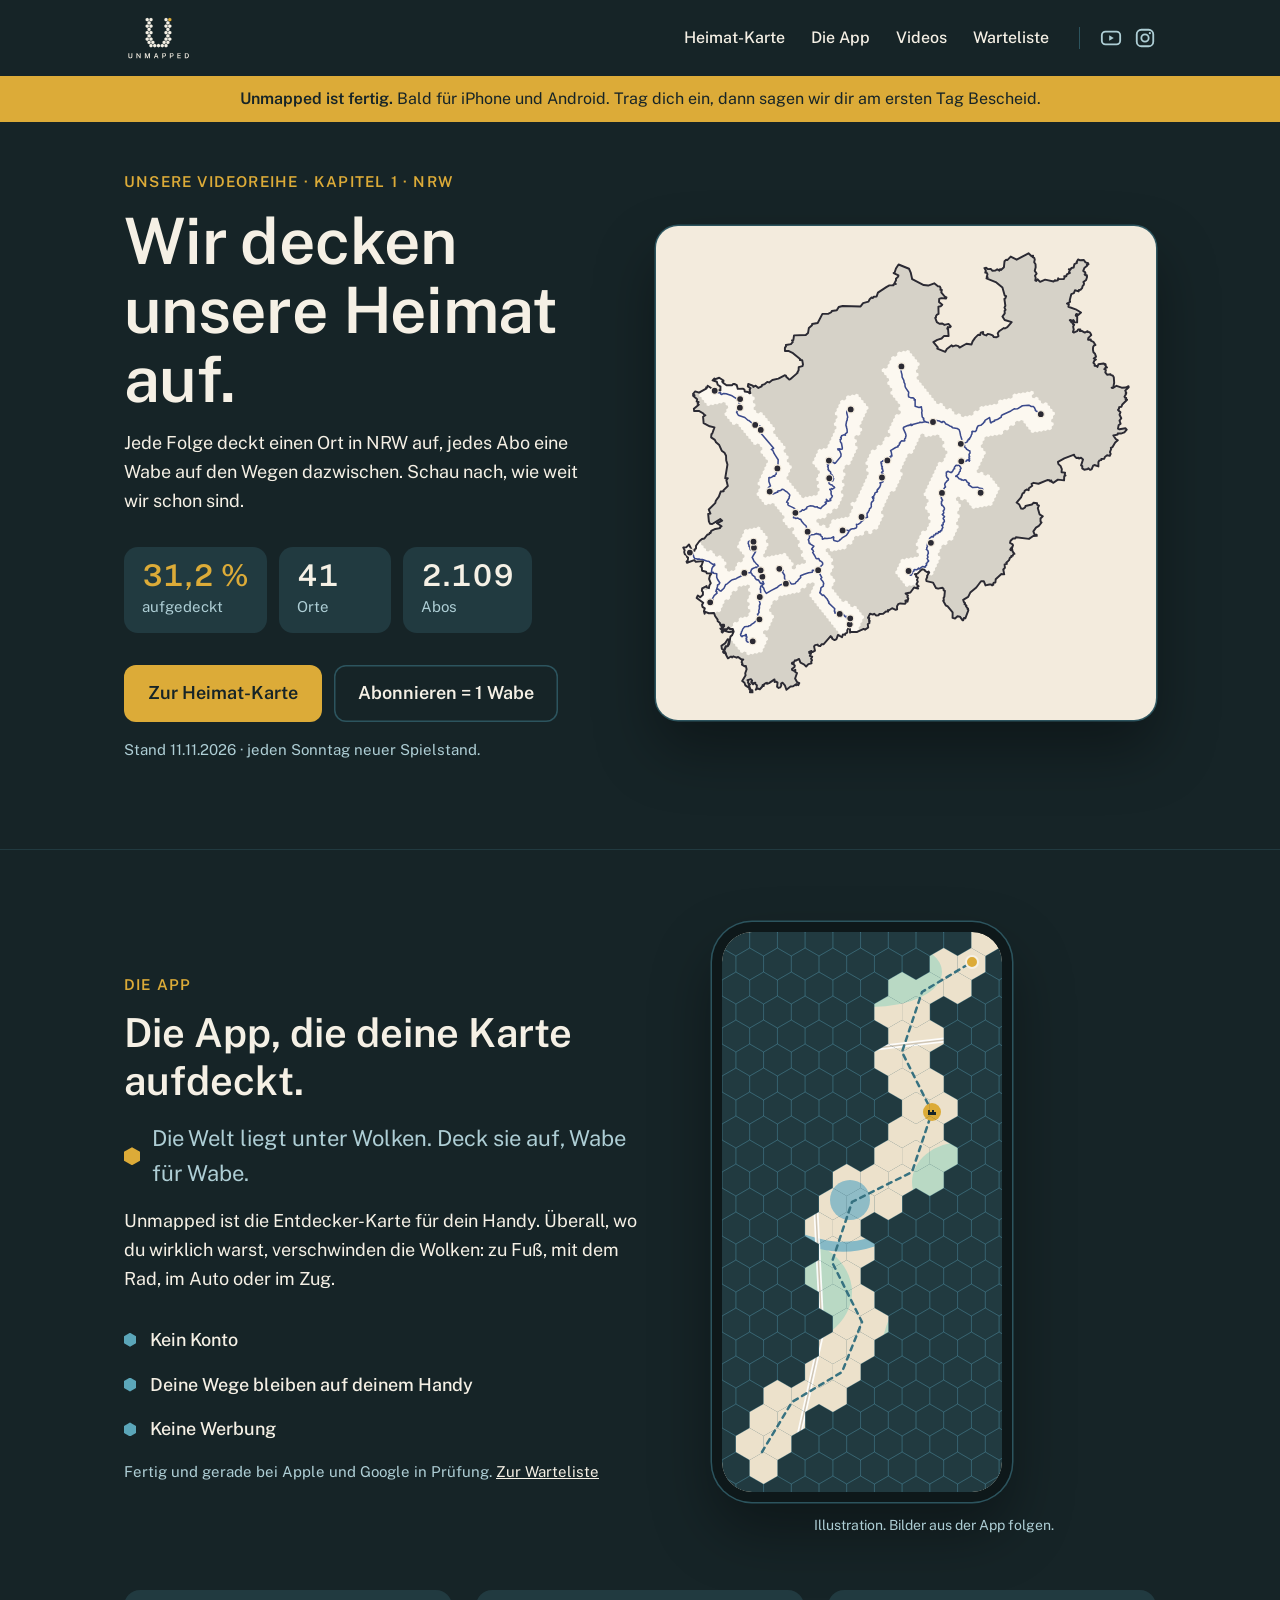
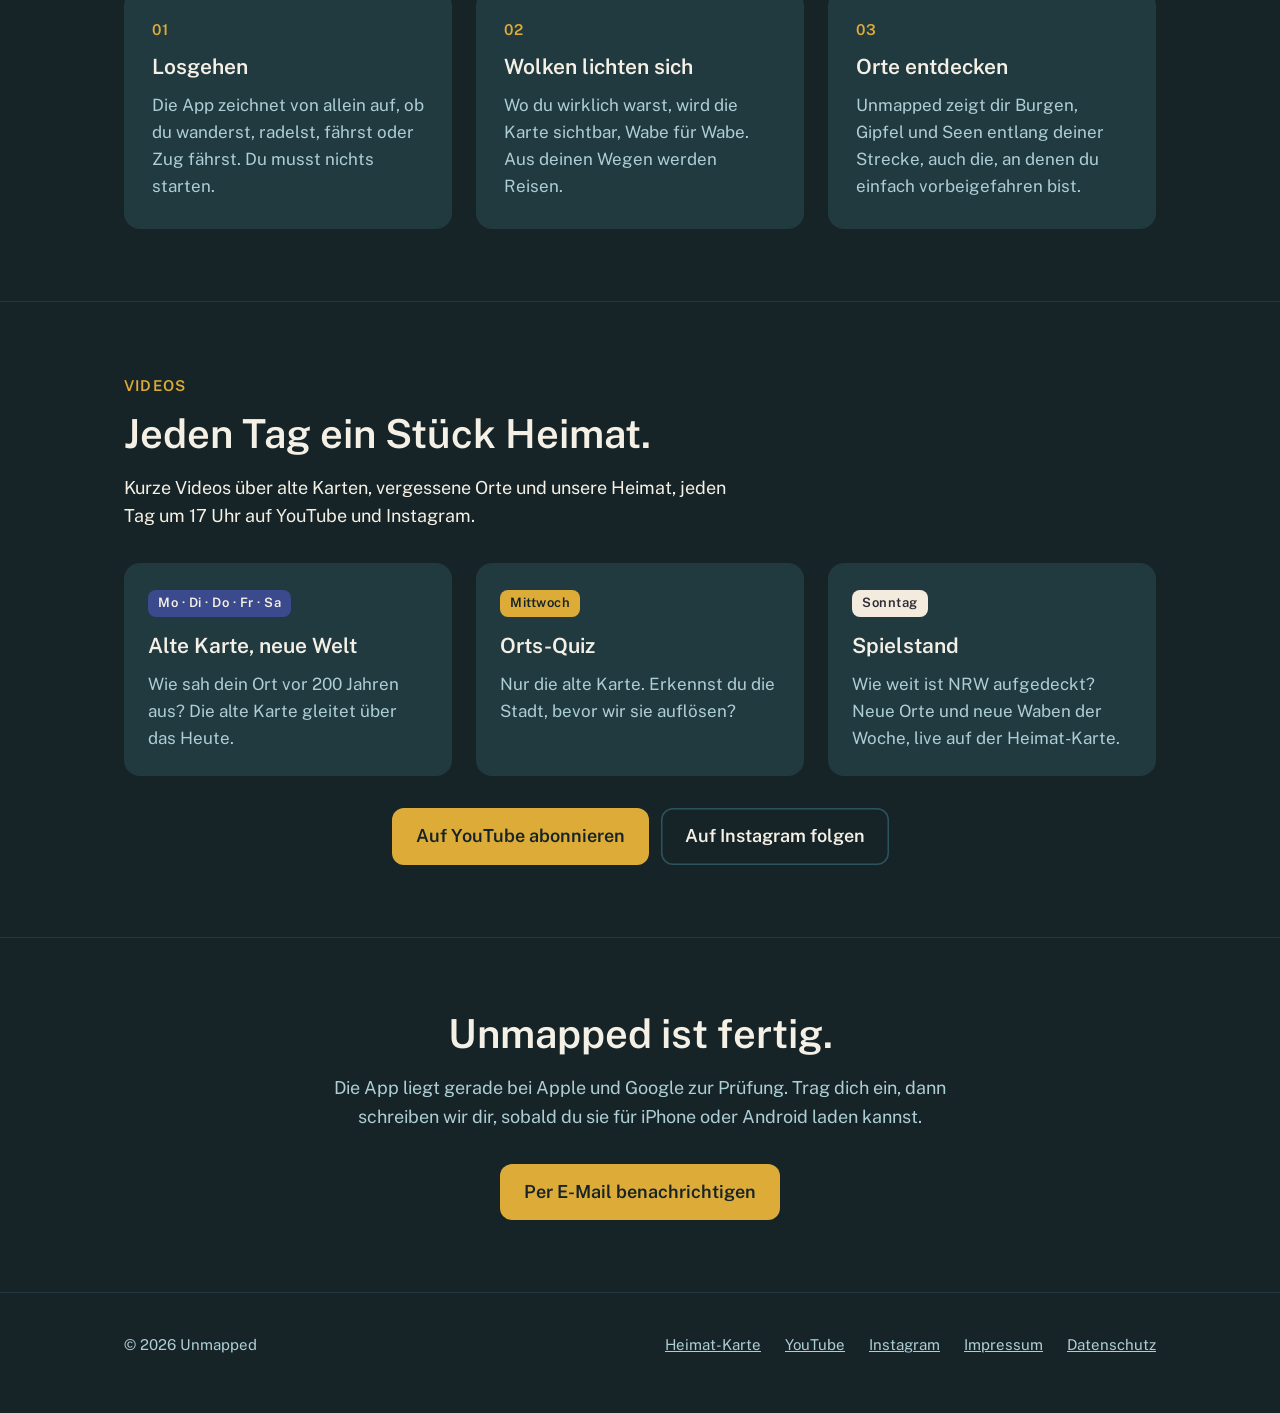
<file: index.html>
<!doctype html>
<html lang="de">
<head>
<meta charset="utf-8">
<meta name="viewport" content="width=device-width, initial-scale=1">
<title>Unmapped – Wir decken unsere Heimat auf</title>
<meta name="description" content="Unmapped deckt die Karte auf, Wabe für Wabe: in unserer Videoreihe „Wir decken unsere Heimat auf“ live auf der Heimat-Karte und bald mit der App für iPhone und Android.">
<meta property="og:title" content="Unmapped – Die Welt liegt unter Wolken">
<meta property="og:description" content="Unmapped ist fertig: die Entdecker-Karte für dein Handy. Bald für iPhone und Android.">
<meta property="og:type" content="website">
<meta property="og:url" content="https://getunmapped.de/">
<meta name="theme-color" content="#162427">
<link rel="icon" href="img/favicon.svg" type="image/svg+xml">
<link rel="stylesheet" href="style.css">
</head>
<body>

<header class="top"><div class="wrap"><a class="logo" href="./"><img src="img/unmapped_logo_on_dark.svg" alt="Unmapped – Startseite" width="80" height="56"></a><button type="button" class="menu-knopf" aria-expanded="false" aria-controls="hauptnav"><span></span>Menü</button><nav id="hauptnav" class="hauptnav" aria-label="Hauptnavigation"><a href="heimat/">Heimat-Karte</a><a href="./#app">Die App</a><a href="./#videos">Videos</a><a href="./#warteliste">Warteliste</a><span class="social"><a href="https://www.youtube.com/@Getunmapped" aria-label="YouTube"><svg viewBox="0 0 24 24" width="22" height="22" aria-hidden="true"><rect x="2" y="5" width="20" height="14" rx="4" fill="none" stroke="currentColor" stroke-width="2"/><path d="M10 9l5 3-5 3z" fill="currentColor"/></svg></a><a href="https://www.instagram.com/getunmapped/" aria-label="Instagram"><svg viewBox="0 0 24 24" width="22" height="22" aria-hidden="true"><rect x="3" y="3" width="18" height="18" rx="5" fill="none" stroke="currentColor" stroke-width="2"/><circle cx="12" cy="12" r="4" fill="none" stroke="currentColor" stroke-width="2"/><circle cx="17.3" cy="6.7" r="1.2" fill="currentColor"/></svg></a></span></nav></div></header>

<main>
  <p class="startbalken"><a href="#warteliste"><b>Unmapped ist fertig.</b> Bald für iPhone und Android. Trag dich ein, dann sagen wir dir am ersten Tag Bescheid.</a></p>
  <div class="hero heimat-hero">
    <div class="wrap">
      <div>
        <p class="eyebrow">Unsere Videoreihe · Kapitel 1 · NRW</p>
        <h1>Wir decken unsere Heimat auf.</h1>
        <p class="lead">Jede Folge deckt einen Ort in NRW auf, jedes Abo eine Wabe auf den Wegen dazwischen. Schau nach, wie weit wir schon sind.</p>
        <ul class="zahlen" aria-live="polite">
          <li><b id="h-prozent">31,2 %</b><span>aufgedeckt</span></li>
          <li><b id="h-orte">41</b><span>Orte</span></li>
          <li><b id="h-abos">2.109</b><span>Abos</span></li>
        </ul>
        <div class="actions">
          <a class="btn" href="heimat/">Zur Heimat-Karte</a>
          <a class="btn ghost" href="https://www.youtube.com/@Getunmapped?sub_confirmation=1">Abonnieren = 1 Wabe</a>
        </div>
        <p class="soon" id="h-stand">Jeden Sonntag neuer Spielstand.</p>
      </div>
      <a class="vorschau" href="heimat/" aria-label="Zur Heimat-Karte"><img src="heimat/vorschau.svg" alt="Kartenvorschau: aufgedeckte Waben, Wege und Orte in NRW" width="600" height="520"></a>
    </div>
  </div>

  <section id="app">
    <div class="wrap app-grid">
      <div>
        <p class="eyebrow">Die App</p>
        <h2>Die App, die deine Karte aufdeckt.</h2>
        <p class="claim">Die Welt liegt unter Wolken. Deck sie auf, Wabe für Wabe.</p>
        <p class="lead">Unmapped ist die Entdecker-Karte für dein Handy. Überall, wo du wirklich warst, verschwinden die Wolken: zu Fuß, mit dem Rad, im Auto oder im Zug.</p>
        <ul class="facts">
          <li>Kein Konto</li>
          <li>Deine Wege bleiben auf deinem Handy</li>
          <li>Keine Werbung</li>
        </ul>
        <p class="soon">Fertig und gerade bei Apple und Google in Prüfung. <a href="#warteliste">Zur Warteliste</a></p>
      </div>
      <div>
        <div class="phone">
<svg class="phone-map" viewBox="0 0 280 560" xmlns="http://www.w3.org/2000/svg" role="img" aria-label="Illustration: Auf einer Karte unter Wolken wird entlang eines Weges Wabe für Wabe die Landschaft sichtbar.">
<defs><clipPath id="screen"><rect width="280" height="560" rx="30"/></clipPath>
<mask id="fogmask" maskUnits="userSpaceOnUse" x="0" y="0" width="280" height="560"><rect width="280" height="560" fill="#fff"/>
<polygon class="rv" style="animation-delay:0.40s" points="41.6,520.0 55.4,528.0 55.4,544.0 41.6,552.0 27.7,544.0 27.7,528.0" fill="#000"/>
<polygon class="rv" style="animation-delay:0.40s" points="27.7,496.0 41.6,504.0 41.6,520.0 27.7,528.0 13.9,520.0 13.9,504.0" fill="#000"/>
<polygon class="rv" style="animation-delay:0.48s" points="55.4,496.0 69.3,504.0 69.3,520.0 55.4,528.0 41.6,520.0 41.6,504.0" fill="#000"/>
<polygon class="rv" style="animation-delay:0.55s" points="41.6,472.0 55.4,480.0 55.4,496.0 41.6,504.0 27.7,496.0 27.7,480.0" fill="#000"/>
<polygon class="rv" style="animation-delay:0.62s" points="69.3,472.0 83.1,480.0 83.1,496.0 69.3,504.0 55.4,496.0 55.4,480.0" fill="#000"/>
<polygon class="rv" style="animation-delay:0.69s" points="55.4,448.0 69.3,456.0 69.3,472.0 55.4,480.0 41.6,472.0 41.6,456.0" fill="#000"/>
<polygon class="rv" style="animation-delay:0.78s" points="83.1,448.0 97.0,456.0 97.0,472.0 83.1,480.0 69.3,472.0 69.3,456.0" fill="#000"/>
<polygon class="rv" style="animation-delay:0.90s" points="110.9,448.0 124.7,456.0 124.7,472.0 110.9,480.0 97.0,472.0 97.0,456.0" fill="#000"/>
<polygon class="rv" style="animation-delay:0.90s" points="97.0,424.0 110.9,432.0 110.9,448.0 97.0,456.0 83.1,448.0 83.1,432.0" fill="#000"/>
<polygon class="rv" style="animation-delay:1.01s" points="124.7,424.0 138.6,432.0 138.6,448.0 124.7,456.0 110.9,448.0 110.9,432.0" fill="#000"/>
<polygon class="rv" style="animation-delay:1.10s" points="110.9,400.0 124.7,408.0 124.7,424.0 110.9,432.0 97.0,424.0 97.0,408.0" fill="#000"/>
<polygon class="rv" style="animation-delay:1.15s" points="138.6,400.0 152.4,408.0 152.4,424.0 138.6,432.0 124.7,424.0 124.7,408.0" fill="#000"/>
<polygon class="rv" style="animation-delay:1.24s" points="124.7,376.0 138.6,384.0 138.6,400.0 124.7,408.0 110.9,400.0 110.9,384.0" fill="#000"/>
<polygon class="rv" style="animation-delay:1.28s" points="152.4,376.0 166.3,384.0 166.3,400.0 152.4,408.0 138.6,400.0 138.6,384.0" fill="#000"/>
<polygon class="rv" style="animation-delay:1.39s" points="138.6,352.0 152.4,360.0 152.4,376.0 138.6,384.0 124.7,376.0 124.7,360.0" fill="#000"/>
<polygon class="rv" style="animation-delay:1.45s" points="110.9,352.0 124.7,360.0 124.7,376.0 110.9,384.0 97.0,376.0 97.0,360.0" fill="#000"/>
<polygon class="rv" style="animation-delay:1.53s" points="124.7,328.0 138.6,336.0 138.6,352.0 124.7,360.0 110.9,352.0 110.9,336.0" fill="#000"/>
<polygon class="rv" style="animation-delay:1.59s" points="97.0,328.0 110.9,336.0 110.9,352.0 97.0,360.0 83.1,352.0 83.1,336.0" fill="#000"/>
<polygon class="rv" style="animation-delay:1.68s" points="110.9,304.0 124.7,312.0 124.7,328.0 110.9,336.0 97.0,328.0 97.0,312.0" fill="#000"/>
<polygon class="rv" style="animation-delay:1.72s" points="138.6,304.0 152.4,312.0 152.4,328.0 138.6,336.0 124.7,328.0 124.7,312.0" fill="#000"/>
<polygon class="rv" style="animation-delay:1.77s" points="97.0,280.0 110.9,288.0 110.9,304.0 97.0,312.0 83.1,304.0 83.1,288.0" fill="#000"/>
<polygon class="rv" style="animation-delay:1.82s" points="124.7,280.0 138.6,288.0 138.6,304.0 124.7,312.0 110.9,304.0 110.9,288.0" fill="#000"/>
<polygon class="rv" style="animation-delay:1.91s" points="110.9,256.0 124.7,264.0 124.7,280.0 110.9,288.0 97.0,280.0 97.0,264.0" fill="#000"/>
<polygon class="rv" style="animation-delay:1.98s" points="124.7,232.0 138.6,240.0 138.6,256.0 124.7,264.0 110.9,256.0 110.9,240.0" fill="#000"/>
<polygon class="rv" style="animation-delay:1.99s" points="138.6,256.0 152.4,264.0 152.4,280.0 138.6,288.0 124.7,280.0 124.7,264.0" fill="#000"/>
<polygon class="rv" style="animation-delay:2.11s" points="152.4,232.0 166.3,240.0 166.3,256.0 152.4,264.0 138.6,256.0 138.6,240.0" fill="#000"/>
<polygon class="rv" style="animation-delay:2.12s" points="166.3,256.0 180.1,264.0 180.1,280.0 166.3,288.0 152.4,280.0 152.4,264.0" fill="#000"/>
<polygon class="rv" style="animation-delay:2.23s" points="166.3,208.0 180.1,216.0 180.1,232.0 166.3,240.0 152.4,232.0 152.4,216.0" fill="#000"/>
<polygon class="rv" style="animation-delay:2.24s" points="180.1,232.0 194.0,240.0 194.0,256.0 180.1,264.0 166.3,256.0 166.3,240.0" fill="#000"/>
<polygon class="rv" style="animation-delay:2.30s" points="207.8,232.0 221.7,240.0 221.7,256.0 207.8,264.0 194.0,256.0 194.0,240.0" fill="#000"/>
<polygon class="rv" style="animation-delay:2.38s" points="194.0,208.0 207.8,216.0 207.8,232.0 194.0,240.0 180.1,232.0 180.1,216.0" fill="#000"/>
<polygon class="rv" style="animation-delay:2.43s" points="221.7,208.0 235.6,216.0 235.6,232.0 221.7,240.0 207.8,232.0 207.8,216.0" fill="#000"/>
<polygon class="rv" style="animation-delay:2.48s" points="180.1,184.0 194.0,192.0 194.0,208.0 180.1,216.0 166.3,208.0 166.3,192.0" fill="#000"/>
<polygon class="rv" style="animation-delay:2.52s" points="207.8,184.0 221.7,192.0 221.7,208.0 207.8,216.0 194.0,208.0 194.0,192.0" fill="#000"/>
<polygon class="rv" style="animation-delay:2.63s" points="221.7,160.0 235.6,168.0 235.6,184.0 221.7,192.0 207.8,184.0 207.8,168.0" fill="#000"/>
<polygon class="rv" style="animation-delay:2.68s" points="194.0,160.0 207.8,168.0 207.8,184.0 194.0,192.0 180.1,184.0 180.1,168.0" fill="#000"/>
<polygon class="rv" style="animation-delay:2.76s" points="207.8,136.0 221.7,144.0 221.7,160.0 207.8,168.0 194.0,160.0 194.0,144.0" fill="#000"/>
<polygon class="rv" style="animation-delay:2.82s" points="180.1,136.0 194.0,144.0 194.0,160.0 180.1,168.0 166.3,160.0 166.3,144.0" fill="#000"/>
<polygon class="rv" style="animation-delay:2.90s" points="194.0,112.0 207.8,120.0 207.8,136.0 194.0,144.0 180.1,136.0 180.1,120.0" fill="#000"/>
<polygon class="rv" style="animation-delay:2.97s" points="166.3,112.0 180.1,120.0 180.1,136.0 166.3,144.0 152.4,136.0 152.4,120.0" fill="#000"/>
<polygon class="rv" style="animation-delay:3.05s" points="180.1,88.0 194.0,96.0 194.0,112.0 180.1,120.0 166.3,112.0 166.3,96.0" fill="#000"/>
<polygon class="rv" style="animation-delay:3.10s" points="207.8,88.0 221.7,96.0 221.7,112.0 207.8,120.0 194.0,112.0 194.0,96.0" fill="#000"/>
<polygon class="rv" style="animation-delay:3.15s" points="166.3,64.0 180.1,72.0 180.1,88.0 166.3,96.0 152.4,88.0 152.4,72.0" fill="#000"/>
<polygon class="rv" style="animation-delay:3.19s" points="194.0,64.0 207.8,72.0 207.8,88.0 194.0,96.0 180.1,88.0 180.1,72.0" fill="#000"/>
<polygon class="rv" style="animation-delay:3.29s" points="180.1,40.0 194.0,48.0 194.0,64.0 180.1,72.0 166.3,64.0 166.3,48.0" fill="#000"/>
<polygon class="rv" style="animation-delay:3.34s" points="207.8,40.0 221.7,48.0 221.7,64.0 207.8,72.0 194.0,64.0 194.0,48.0" fill="#000"/>
<polygon class="rv" style="animation-delay:3.47s" points="235.6,40.0 249.4,48.0 249.4,64.0 235.6,72.0 221.7,64.0 221.7,48.0" fill="#000"/>
<polygon class="rv" style="animation-delay:3.47s" points="221.7,16.0 235.6,24.0 235.6,40.0 221.7,48.0 207.8,40.0 207.8,24.0" fill="#000"/>
<polygon class="rv" style="animation-delay:3.59s" points="249.4,16.0 263.3,24.0 263.3,40.0 249.4,48.0 235.6,40.0 235.6,24.0" fill="#000"/>
<polygon class="rv" style="animation-delay:3.60s" points="263.3,-8.0 277.1,0.0 277.1,16.0 263.3,24.0 249.4,16.0 249.4,-0.0" fill="#000"/>
</mask></defs><g clip-path="url(#screen)">
<rect width="280" height="560" fill="#ECE1CB"/>
<ellipse cx="60" cy="360" rx="70" ry="55" fill="#ADD7C3" opacity=".8"/>
<ellipse cx="220" cy="420" rx="60" ry="70" fill="#ADD7C3" opacity=".8"/>
<ellipse cx="40" cy="140" rx="60" ry="50" fill="#ADD7C3" opacity=".8"/>
<ellipse cx="240" cy="250" rx="50" ry="40" fill="#ADD7C3" opacity=".8"/>
<ellipse cx="150" cy="40" rx="70" ry="35" fill="#ADD7C3" opacity=".8"/>
<path d="M-10 300 C 60 280, 90 330, 150 310 S 250 260, 300 290" fill="none" stroke="#86B9C6" stroke-width="10" stroke-linecap="round"/>
<path d="M-10 90 L 120 120 L 290 100 M 60 580 L 100 400 L 90 200 L 140 -10" fill="none" stroke="#fff" stroke-width="5" stroke-linecap="round" opacity=".9"/>
<path d="M-10 90 L 120 120 L 290 100 M 60 580 L 100 400 L 90 200 L 140 -10" fill="none" stroke="#CFC5B4" stroke-width="1.5"/>
<circle cx="128" cy="268" r="20" fill="#86B9C6" opacity=".9"/>
<polyline points="40,520 70,470 120,440 140,390 110,330 130,270 190,240 210,180 180,120 200,60 250,30" fill="none" stroke="#377281" stroke-width="2.5" stroke-dasharray="5 5" stroke-linecap="round"/>
<g transform="translate(210 180)"><circle r="9" fill="#DCAB38"/><path d="M-4 3 V-2 H-2 V0 H0 V-2 H2 V0 H4 V-2 V3 Z" fill="#162427"/></g>
<g mask="url(#fogmask)"><rect width="280" height="560" fill="#213A40"/>
<polygon points="-27.7,-32.0 -13.9,-24.0 -13.9,-8.0 -27.7,0.0 -41.6,-8.0 -41.6,-24.0" fill="none" stroke="#5BA6B9" stroke-opacity=".22" stroke-width="1"/>
<polygon points="0.0,-32.0 13.9,-24.0 13.9,-8.0 0.0,0.0 -13.9,-8.0 -13.9,-24.0" fill="none" stroke="#5BA6B9" stroke-opacity=".22" stroke-width="1"/>
<polygon points="27.7,-32.0 41.6,-24.0 41.6,-8.0 27.7,0.0 13.9,-8.0 13.9,-24.0" fill="none" stroke="#5BA6B9" stroke-opacity=".22" stroke-width="1"/>
<polygon points="55.4,-32.0 69.3,-24.0 69.3,-8.0 55.4,0.0 41.6,-8.0 41.6,-24.0" fill="none" stroke="#5BA6B9" stroke-opacity=".22" stroke-width="1"/>
<polygon points="83.1,-32.0 97.0,-24.0 97.0,-8.0 83.1,0.0 69.3,-8.0 69.3,-24.0" fill="none" stroke="#5BA6B9" stroke-opacity=".22" stroke-width="1"/>
<polygon points="110.9,-32.0 124.7,-24.0 124.7,-8.0 110.9,0.0 97.0,-8.0 97.0,-24.0" fill="none" stroke="#5BA6B9" stroke-opacity=".22" stroke-width="1"/>
<polygon points="138.6,-32.0 152.4,-24.0 152.4,-8.0 138.6,0.0 124.7,-8.0 124.7,-24.0" fill="none" stroke="#5BA6B9" stroke-opacity=".22" stroke-width="1"/>
<polygon points="166.3,-32.0 180.1,-24.0 180.1,-8.0 166.3,0.0 152.4,-8.0 152.4,-24.0" fill="none" stroke="#5BA6B9" stroke-opacity=".22" stroke-width="1"/>
<polygon points="194.0,-32.0 207.8,-24.0 207.8,-8.0 194.0,0.0 180.1,-8.0 180.1,-24.0" fill="none" stroke="#5BA6B9" stroke-opacity=".22" stroke-width="1"/>
<polygon points="221.7,-32.0 235.6,-24.0 235.6,-8.0 221.7,0.0 207.8,-8.0 207.8,-24.0" fill="none" stroke="#5BA6B9" stroke-opacity=".22" stroke-width="1"/>
<polygon points="249.4,-32.0 263.3,-24.0 263.3,-8.0 249.4,0.0 235.6,-8.0 235.6,-24.0" fill="none" stroke="#5BA6B9" stroke-opacity=".22" stroke-width="1"/>
<polygon points="277.1,-32.0 291.0,-24.0 291.0,-8.0 277.1,0.0 263.3,-8.0 263.3,-24.0" fill="none" stroke="#5BA6B9" stroke-opacity=".22" stroke-width="1"/>
<polygon points="304.8,-32.0 318.7,-24.0 318.7,-8.0 304.8,0.0 291.0,-8.0 291.0,-24.0" fill="none" stroke="#5BA6B9" stroke-opacity=".22" stroke-width="1"/>
<polygon points="-13.9,-8.0 0.0,0.0 0.0,16.0 -13.9,24.0 -27.7,16.0 -27.7,-0.0" fill="none" stroke="#5BA6B9" stroke-opacity=".22" stroke-width="1"/>
<polygon points="13.9,-8.0 27.7,0.0 27.7,16.0 13.9,24.0 -0.0,16.0 0.0,-0.0" fill="none" stroke="#5BA6B9" stroke-opacity=".22" stroke-width="1"/>
<polygon points="41.6,-8.0 55.4,0.0 55.4,16.0 41.6,24.0 27.7,16.0 27.7,-0.0" fill="none" stroke="#5BA6B9" stroke-opacity=".22" stroke-width="1"/>
<polygon points="69.3,-8.0 83.1,0.0 83.1,16.0 69.3,24.0 55.4,16.0 55.4,-0.0" fill="none" stroke="#5BA6B9" stroke-opacity=".22" stroke-width="1"/>
<polygon points="97.0,-8.0 110.9,0.0 110.9,16.0 97.0,24.0 83.1,16.0 83.1,-0.0" fill="none" stroke="#5BA6B9" stroke-opacity=".22" stroke-width="1"/>
<polygon points="124.7,-8.0 138.6,0.0 138.6,16.0 124.7,24.0 110.9,16.0 110.9,-0.0" fill="none" stroke="#5BA6B9" stroke-opacity=".22" stroke-width="1"/>
<polygon points="152.4,-8.0 166.3,0.0 166.3,16.0 152.4,24.0 138.6,16.0 138.6,-0.0" fill="none" stroke="#5BA6B9" stroke-opacity=".22" stroke-width="1"/>
<polygon points="180.1,-8.0 194.0,0.0 194.0,16.0 180.1,24.0 166.3,16.0 166.3,-0.0" fill="none" stroke="#5BA6B9" stroke-opacity=".22" stroke-width="1"/>
<polygon points="207.8,-8.0 221.7,0.0 221.7,16.0 207.8,24.0 194.0,16.0 194.0,-0.0" fill="none" stroke="#5BA6B9" stroke-opacity=".22" stroke-width="1"/>
<polygon points="235.6,-8.0 249.4,0.0 249.4,16.0 235.6,24.0 221.7,16.0 221.7,-0.0" fill="none" stroke="#5BA6B9" stroke-opacity=".22" stroke-width="1"/>
<polygon points="263.3,-8.0 277.1,0.0 277.1,16.0 263.3,24.0 249.4,16.0 249.4,-0.0" fill="none" stroke="#5BA6B9" stroke-opacity=".22" stroke-width="1"/>
<polygon points="291.0,-8.0 304.8,0.0 304.8,16.0 291.0,24.0 277.1,16.0 277.1,-0.0" fill="none" stroke="#5BA6B9" stroke-opacity=".22" stroke-width="1"/>
<polygon points="-27.7,16.0 -13.9,24.0 -13.9,40.0 -27.7,48.0 -41.6,40.0 -41.6,24.0" fill="none" stroke="#5BA6B9" stroke-opacity=".22" stroke-width="1"/>
<polygon points="0.0,16.0 13.9,24.0 13.9,40.0 0.0,48.0 -13.9,40.0 -13.9,24.0" fill="none" stroke="#5BA6B9" stroke-opacity=".22" stroke-width="1"/>
<polygon points="27.7,16.0 41.6,24.0 41.6,40.0 27.7,48.0 13.9,40.0 13.9,24.0" fill="none" stroke="#5BA6B9" stroke-opacity=".22" stroke-width="1"/>
<polygon points="55.4,16.0 69.3,24.0 69.3,40.0 55.4,48.0 41.6,40.0 41.6,24.0" fill="none" stroke="#5BA6B9" stroke-opacity=".22" stroke-width="1"/>
<polygon points="83.1,16.0 97.0,24.0 97.0,40.0 83.1,48.0 69.3,40.0 69.3,24.0" fill="none" stroke="#5BA6B9" stroke-opacity=".22" stroke-width="1"/>
<polygon points="110.9,16.0 124.7,24.0 124.7,40.0 110.9,48.0 97.0,40.0 97.0,24.0" fill="none" stroke="#5BA6B9" stroke-opacity=".22" stroke-width="1"/>
<polygon points="138.6,16.0 152.4,24.0 152.4,40.0 138.6,48.0 124.7,40.0 124.7,24.0" fill="none" stroke="#5BA6B9" stroke-opacity=".22" stroke-width="1"/>
<polygon points="166.3,16.0 180.1,24.0 180.1,40.0 166.3,48.0 152.4,40.0 152.4,24.0" fill="none" stroke="#5BA6B9" stroke-opacity=".22" stroke-width="1"/>
<polygon points="194.0,16.0 207.8,24.0 207.8,40.0 194.0,48.0 180.1,40.0 180.1,24.0" fill="none" stroke="#5BA6B9" stroke-opacity=".22" stroke-width="1"/>
<polygon points="221.7,16.0 235.6,24.0 235.6,40.0 221.7,48.0 207.8,40.0 207.8,24.0" fill="none" stroke="#5BA6B9" stroke-opacity=".22" stroke-width="1"/>
<polygon points="249.4,16.0 263.3,24.0 263.3,40.0 249.4,48.0 235.6,40.0 235.6,24.0" fill="none" stroke="#5BA6B9" stroke-opacity=".22" stroke-width="1"/>
<polygon points="277.1,16.0 291.0,24.0 291.0,40.0 277.1,48.0 263.3,40.0 263.3,24.0" fill="none" stroke="#5BA6B9" stroke-opacity=".22" stroke-width="1"/>
<polygon points="304.8,16.0 318.7,24.0 318.7,40.0 304.8,48.0 291.0,40.0 291.0,24.0" fill="none" stroke="#5BA6B9" stroke-opacity=".22" stroke-width="1"/>
<polygon points="-13.9,40.0 0.0,48.0 0.0,64.0 -13.9,72.0 -27.7,64.0 -27.7,48.0" fill="none" stroke="#5BA6B9" stroke-opacity=".22" stroke-width="1"/>
<polygon points="13.9,40.0 27.7,48.0 27.7,64.0 13.9,72.0 -0.0,64.0 0.0,48.0" fill="none" stroke="#5BA6B9" stroke-opacity=".22" stroke-width="1"/>
<polygon points="41.6,40.0 55.4,48.0 55.4,64.0 41.6,72.0 27.7,64.0 27.7,48.0" fill="none" stroke="#5BA6B9" stroke-opacity=".22" stroke-width="1"/>
<polygon points="69.3,40.0 83.1,48.0 83.1,64.0 69.3,72.0 55.4,64.0 55.4,48.0" fill="none" stroke="#5BA6B9" stroke-opacity=".22" stroke-width="1"/>
<polygon points="97.0,40.0 110.9,48.0 110.9,64.0 97.0,72.0 83.1,64.0 83.1,48.0" fill="none" stroke="#5BA6B9" stroke-opacity=".22" stroke-width="1"/>
<polygon points="124.7,40.0 138.6,48.0 138.6,64.0 124.7,72.0 110.9,64.0 110.9,48.0" fill="none" stroke="#5BA6B9" stroke-opacity=".22" stroke-width="1"/>
<polygon points="152.4,40.0 166.3,48.0 166.3,64.0 152.4,72.0 138.6,64.0 138.6,48.0" fill="none" stroke="#5BA6B9" stroke-opacity=".22" stroke-width="1"/>
<polygon points="180.1,40.0 194.0,48.0 194.0,64.0 180.1,72.0 166.3,64.0 166.3,48.0" fill="none" stroke="#5BA6B9" stroke-opacity=".22" stroke-width="1"/>
<polygon points="207.8,40.0 221.7,48.0 221.7,64.0 207.8,72.0 194.0,64.0 194.0,48.0" fill="none" stroke="#5BA6B9" stroke-opacity=".22" stroke-width="1"/>
<polygon points="235.6,40.0 249.4,48.0 249.4,64.0 235.6,72.0 221.7,64.0 221.7,48.0" fill="none" stroke="#5BA6B9" stroke-opacity=".22" stroke-width="1"/>
<polygon points="263.3,40.0 277.1,48.0 277.1,64.0 263.3,72.0 249.4,64.0 249.4,48.0" fill="none" stroke="#5BA6B9" stroke-opacity=".22" stroke-width="1"/>
<polygon points="291.0,40.0 304.8,48.0 304.8,64.0 291.0,72.0 277.1,64.0 277.1,48.0" fill="none" stroke="#5BA6B9" stroke-opacity=".22" stroke-width="1"/>
<polygon points="-27.7,64.0 -13.9,72.0 -13.9,88.0 -27.7,96.0 -41.6,88.0 -41.6,72.0" fill="none" stroke="#5BA6B9" stroke-opacity=".22" stroke-width="1"/>
<polygon points="0.0,64.0 13.9,72.0 13.9,88.0 0.0,96.0 -13.9,88.0 -13.9,72.0" fill="none" stroke="#5BA6B9" stroke-opacity=".22" stroke-width="1"/>
<polygon points="27.7,64.0 41.6,72.0 41.6,88.0 27.7,96.0 13.9,88.0 13.9,72.0" fill="none" stroke="#5BA6B9" stroke-opacity=".22" stroke-width="1"/>
<polygon points="55.4,64.0 69.3,72.0 69.3,88.0 55.4,96.0 41.6,88.0 41.6,72.0" fill="none" stroke="#5BA6B9" stroke-opacity=".22" stroke-width="1"/>
<polygon points="83.1,64.0 97.0,72.0 97.0,88.0 83.1,96.0 69.3,88.0 69.3,72.0" fill="none" stroke="#5BA6B9" stroke-opacity=".22" stroke-width="1"/>
<polygon points="110.9,64.0 124.7,72.0 124.7,88.0 110.9,96.0 97.0,88.0 97.0,72.0" fill="none" stroke="#5BA6B9" stroke-opacity=".22" stroke-width="1"/>
<polygon points="138.6,64.0 152.4,72.0 152.4,88.0 138.6,96.0 124.7,88.0 124.7,72.0" fill="none" stroke="#5BA6B9" stroke-opacity=".22" stroke-width="1"/>
<polygon points="166.3,64.0 180.1,72.0 180.1,88.0 166.3,96.0 152.4,88.0 152.4,72.0" fill="none" stroke="#5BA6B9" stroke-opacity=".22" stroke-width="1"/>
<polygon points="194.0,64.0 207.8,72.0 207.8,88.0 194.0,96.0 180.1,88.0 180.1,72.0" fill="none" stroke="#5BA6B9" stroke-opacity=".22" stroke-width="1"/>
<polygon points="221.7,64.0 235.6,72.0 235.6,88.0 221.7,96.0 207.8,88.0 207.8,72.0" fill="none" stroke="#5BA6B9" stroke-opacity=".22" stroke-width="1"/>
<polygon points="249.4,64.0 263.3,72.0 263.3,88.0 249.4,96.0 235.6,88.0 235.6,72.0" fill="none" stroke="#5BA6B9" stroke-opacity=".22" stroke-width="1"/>
<polygon points="277.1,64.0 291.0,72.0 291.0,88.0 277.1,96.0 263.3,88.0 263.3,72.0" fill="none" stroke="#5BA6B9" stroke-opacity=".22" stroke-width="1"/>
<polygon points="304.8,64.0 318.7,72.0 318.7,88.0 304.8,96.0 291.0,88.0 291.0,72.0" fill="none" stroke="#5BA6B9" stroke-opacity=".22" stroke-width="1"/>
<polygon points="-13.9,88.0 0.0,96.0 0.0,112.0 -13.9,120.0 -27.7,112.0 -27.7,96.0" fill="none" stroke="#5BA6B9" stroke-opacity=".22" stroke-width="1"/>
<polygon points="13.9,88.0 27.7,96.0 27.7,112.0 13.9,120.0 -0.0,112.0 0.0,96.0" fill="none" stroke="#5BA6B9" stroke-opacity=".22" stroke-width="1"/>
<polygon points="41.6,88.0 55.4,96.0 55.4,112.0 41.6,120.0 27.7,112.0 27.7,96.0" fill="none" stroke="#5BA6B9" stroke-opacity=".22" stroke-width="1"/>
<polygon points="69.3,88.0 83.1,96.0 83.1,112.0 69.3,120.0 55.4,112.0 55.4,96.0" fill="none" stroke="#5BA6B9" stroke-opacity=".22" stroke-width="1"/>
<polygon points="97.0,88.0 110.9,96.0 110.9,112.0 97.0,120.0 83.1,112.0 83.1,96.0" fill="none" stroke="#5BA6B9" stroke-opacity=".22" stroke-width="1"/>
<polygon points="124.7,88.0 138.6,96.0 138.6,112.0 124.7,120.0 110.9,112.0 110.9,96.0" fill="none" stroke="#5BA6B9" stroke-opacity=".22" stroke-width="1"/>
<polygon points="152.4,88.0 166.3,96.0 166.3,112.0 152.4,120.0 138.6,112.0 138.6,96.0" fill="none" stroke="#5BA6B9" stroke-opacity=".22" stroke-width="1"/>
<polygon points="180.1,88.0 194.0,96.0 194.0,112.0 180.1,120.0 166.3,112.0 166.3,96.0" fill="none" stroke="#5BA6B9" stroke-opacity=".22" stroke-width="1"/>
<polygon points="207.8,88.0 221.7,96.0 221.7,112.0 207.8,120.0 194.0,112.0 194.0,96.0" fill="none" stroke="#5BA6B9" stroke-opacity=".22" stroke-width="1"/>
<polygon points="235.6,88.0 249.4,96.0 249.4,112.0 235.6,120.0 221.7,112.0 221.7,96.0" fill="none" stroke="#5BA6B9" stroke-opacity=".22" stroke-width="1"/>
<polygon points="263.3,88.0 277.1,96.0 277.1,112.0 263.3,120.0 249.4,112.0 249.4,96.0" fill="none" stroke="#5BA6B9" stroke-opacity=".22" stroke-width="1"/>
<polygon points="291.0,88.0 304.8,96.0 304.8,112.0 291.0,120.0 277.1,112.0 277.1,96.0" fill="none" stroke="#5BA6B9" stroke-opacity=".22" stroke-width="1"/>
<polygon points="-27.7,112.0 -13.9,120.0 -13.9,136.0 -27.7,144.0 -41.6,136.0 -41.6,120.0" fill="none" stroke="#5BA6B9" stroke-opacity=".22" stroke-width="1"/>
<polygon points="0.0,112.0 13.9,120.0 13.9,136.0 0.0,144.0 -13.9,136.0 -13.9,120.0" fill="none" stroke="#5BA6B9" stroke-opacity=".22" stroke-width="1"/>
<polygon points="27.7,112.0 41.6,120.0 41.6,136.0 27.7,144.0 13.9,136.0 13.9,120.0" fill="none" stroke="#5BA6B9" stroke-opacity=".22" stroke-width="1"/>
<polygon points="55.4,112.0 69.3,120.0 69.3,136.0 55.4,144.0 41.6,136.0 41.6,120.0" fill="none" stroke="#5BA6B9" stroke-opacity=".22" stroke-width="1"/>
<polygon points="83.1,112.0 97.0,120.0 97.0,136.0 83.1,144.0 69.3,136.0 69.3,120.0" fill="none" stroke="#5BA6B9" stroke-opacity=".22" stroke-width="1"/>
<polygon points="110.9,112.0 124.7,120.0 124.7,136.0 110.9,144.0 97.0,136.0 97.0,120.0" fill="none" stroke="#5BA6B9" stroke-opacity=".22" stroke-width="1"/>
<polygon points="138.6,112.0 152.4,120.0 152.4,136.0 138.6,144.0 124.7,136.0 124.7,120.0" fill="none" stroke="#5BA6B9" stroke-opacity=".22" stroke-width="1"/>
<polygon points="166.3,112.0 180.1,120.0 180.1,136.0 166.3,144.0 152.4,136.0 152.4,120.0" fill="none" stroke="#5BA6B9" stroke-opacity=".22" stroke-width="1"/>
<polygon points="194.0,112.0 207.8,120.0 207.8,136.0 194.0,144.0 180.1,136.0 180.1,120.0" fill="none" stroke="#5BA6B9" stroke-opacity=".22" stroke-width="1"/>
<polygon points="221.7,112.0 235.6,120.0 235.6,136.0 221.7,144.0 207.8,136.0 207.8,120.0" fill="none" stroke="#5BA6B9" stroke-opacity=".22" stroke-width="1"/>
<polygon points="249.4,112.0 263.3,120.0 263.3,136.0 249.4,144.0 235.6,136.0 235.6,120.0" fill="none" stroke="#5BA6B9" stroke-opacity=".22" stroke-width="1"/>
<polygon points="277.1,112.0 291.0,120.0 291.0,136.0 277.1,144.0 263.3,136.0 263.3,120.0" fill="none" stroke="#5BA6B9" stroke-opacity=".22" stroke-width="1"/>
<polygon points="304.8,112.0 318.7,120.0 318.7,136.0 304.8,144.0 291.0,136.0 291.0,120.0" fill="none" stroke="#5BA6B9" stroke-opacity=".22" stroke-width="1"/>
<polygon points="-13.9,136.0 0.0,144.0 0.0,160.0 -13.9,168.0 -27.7,160.0 -27.7,144.0" fill="none" stroke="#5BA6B9" stroke-opacity=".22" stroke-width="1"/>
<polygon points="13.9,136.0 27.7,144.0 27.7,160.0 13.9,168.0 -0.0,160.0 0.0,144.0" fill="none" stroke="#5BA6B9" stroke-opacity=".22" stroke-width="1"/>
<polygon points="41.6,136.0 55.4,144.0 55.4,160.0 41.6,168.0 27.7,160.0 27.7,144.0" fill="none" stroke="#5BA6B9" stroke-opacity=".22" stroke-width="1"/>
<polygon points="69.3,136.0 83.1,144.0 83.1,160.0 69.3,168.0 55.4,160.0 55.4,144.0" fill="none" stroke="#5BA6B9" stroke-opacity=".22" stroke-width="1"/>
<polygon points="97.0,136.0 110.9,144.0 110.9,160.0 97.0,168.0 83.1,160.0 83.1,144.0" fill="none" stroke="#5BA6B9" stroke-opacity=".22" stroke-width="1"/>
<polygon points="124.7,136.0 138.6,144.0 138.6,160.0 124.7,168.0 110.9,160.0 110.9,144.0" fill="none" stroke="#5BA6B9" stroke-opacity=".22" stroke-width="1"/>
<polygon points="152.4,136.0 166.3,144.0 166.3,160.0 152.4,168.0 138.6,160.0 138.6,144.0" fill="none" stroke="#5BA6B9" stroke-opacity=".22" stroke-width="1"/>
<polygon points="180.1,136.0 194.0,144.0 194.0,160.0 180.1,168.0 166.3,160.0 166.3,144.0" fill="none" stroke="#5BA6B9" stroke-opacity=".22" stroke-width="1"/>
<polygon points="207.8,136.0 221.7,144.0 221.7,160.0 207.8,168.0 194.0,160.0 194.0,144.0" fill="none" stroke="#5BA6B9" stroke-opacity=".22" stroke-width="1"/>
<polygon points="235.6,136.0 249.4,144.0 249.4,160.0 235.6,168.0 221.7,160.0 221.7,144.0" fill="none" stroke="#5BA6B9" stroke-opacity=".22" stroke-width="1"/>
<polygon points="263.3,136.0 277.1,144.0 277.1,160.0 263.3,168.0 249.4,160.0 249.4,144.0" fill="none" stroke="#5BA6B9" stroke-opacity=".22" stroke-width="1"/>
<polygon points="291.0,136.0 304.8,144.0 304.8,160.0 291.0,168.0 277.1,160.0 277.1,144.0" fill="none" stroke="#5BA6B9" stroke-opacity=".22" stroke-width="1"/>
<polygon points="-27.7,160.0 -13.9,168.0 -13.9,184.0 -27.7,192.0 -41.6,184.0 -41.6,168.0" fill="none" stroke="#5BA6B9" stroke-opacity=".22" stroke-width="1"/>
<polygon points="0.0,160.0 13.9,168.0 13.9,184.0 0.0,192.0 -13.9,184.0 -13.9,168.0" fill="none" stroke="#5BA6B9" stroke-opacity=".22" stroke-width="1"/>
<polygon points="27.7,160.0 41.6,168.0 41.6,184.0 27.7,192.0 13.9,184.0 13.9,168.0" fill="none" stroke="#5BA6B9" stroke-opacity=".22" stroke-width="1"/>
<polygon points="55.4,160.0 69.3,168.0 69.3,184.0 55.4,192.0 41.6,184.0 41.6,168.0" fill="none" stroke="#5BA6B9" stroke-opacity=".22" stroke-width="1"/>
<polygon points="83.1,160.0 97.0,168.0 97.0,184.0 83.1,192.0 69.3,184.0 69.3,168.0" fill="none" stroke="#5BA6B9" stroke-opacity=".22" stroke-width="1"/>
<polygon points="110.9,160.0 124.7,168.0 124.7,184.0 110.9,192.0 97.0,184.0 97.0,168.0" fill="none" stroke="#5BA6B9" stroke-opacity=".22" stroke-width="1"/>
<polygon points="138.6,160.0 152.4,168.0 152.4,184.0 138.6,192.0 124.7,184.0 124.7,168.0" fill="none" stroke="#5BA6B9" stroke-opacity=".22" stroke-width="1"/>
<polygon points="166.3,160.0 180.1,168.0 180.1,184.0 166.3,192.0 152.4,184.0 152.4,168.0" fill="none" stroke="#5BA6B9" stroke-opacity=".22" stroke-width="1"/>
<polygon points="194.0,160.0 207.8,168.0 207.8,184.0 194.0,192.0 180.1,184.0 180.1,168.0" fill="none" stroke="#5BA6B9" stroke-opacity=".22" stroke-width="1"/>
<polygon points="221.7,160.0 235.6,168.0 235.6,184.0 221.7,192.0 207.8,184.0 207.8,168.0" fill="none" stroke="#5BA6B9" stroke-opacity=".22" stroke-width="1"/>
<polygon points="249.4,160.0 263.3,168.0 263.3,184.0 249.4,192.0 235.6,184.0 235.6,168.0" fill="none" stroke="#5BA6B9" stroke-opacity=".22" stroke-width="1"/>
<polygon points="277.1,160.0 291.0,168.0 291.0,184.0 277.1,192.0 263.3,184.0 263.3,168.0" fill="none" stroke="#5BA6B9" stroke-opacity=".22" stroke-width="1"/>
<polygon points="304.8,160.0 318.7,168.0 318.7,184.0 304.8,192.0 291.0,184.0 291.0,168.0" fill="none" stroke="#5BA6B9" stroke-opacity=".22" stroke-width="1"/>
<polygon points="-13.9,184.0 0.0,192.0 0.0,208.0 -13.9,216.0 -27.7,208.0 -27.7,192.0" fill="none" stroke="#5BA6B9" stroke-opacity=".22" stroke-width="1"/>
<polygon points="13.9,184.0 27.7,192.0 27.7,208.0 13.9,216.0 -0.0,208.0 0.0,192.0" fill="none" stroke="#5BA6B9" stroke-opacity=".22" stroke-width="1"/>
<polygon points="41.6,184.0 55.4,192.0 55.4,208.0 41.6,216.0 27.7,208.0 27.7,192.0" fill="none" stroke="#5BA6B9" stroke-opacity=".22" stroke-width="1"/>
<polygon points="69.3,184.0 83.1,192.0 83.1,208.0 69.3,216.0 55.4,208.0 55.4,192.0" fill="none" stroke="#5BA6B9" stroke-opacity=".22" stroke-width="1"/>
<polygon points="97.0,184.0 110.9,192.0 110.9,208.0 97.0,216.0 83.1,208.0 83.1,192.0" fill="none" stroke="#5BA6B9" stroke-opacity=".22" stroke-width="1"/>
<polygon points="124.7,184.0 138.6,192.0 138.6,208.0 124.7,216.0 110.9,208.0 110.9,192.0" fill="none" stroke="#5BA6B9" stroke-opacity=".22" stroke-width="1"/>
<polygon points="152.4,184.0 166.3,192.0 166.3,208.0 152.4,216.0 138.6,208.0 138.6,192.0" fill="none" stroke="#5BA6B9" stroke-opacity=".22" stroke-width="1"/>
<polygon points="180.1,184.0 194.0,192.0 194.0,208.0 180.1,216.0 166.3,208.0 166.3,192.0" fill="none" stroke="#5BA6B9" stroke-opacity=".22" stroke-width="1"/>
<polygon points="207.8,184.0 221.7,192.0 221.7,208.0 207.8,216.0 194.0,208.0 194.0,192.0" fill="none" stroke="#5BA6B9" stroke-opacity=".22" stroke-width="1"/>
<polygon points="235.6,184.0 249.4,192.0 249.4,208.0 235.6,216.0 221.7,208.0 221.7,192.0" fill="none" stroke="#5BA6B9" stroke-opacity=".22" stroke-width="1"/>
<polygon points="263.3,184.0 277.1,192.0 277.1,208.0 263.3,216.0 249.4,208.0 249.4,192.0" fill="none" stroke="#5BA6B9" stroke-opacity=".22" stroke-width="1"/>
<polygon points="291.0,184.0 304.8,192.0 304.8,208.0 291.0,216.0 277.1,208.0 277.1,192.0" fill="none" stroke="#5BA6B9" stroke-opacity=".22" stroke-width="1"/>
<polygon points="-27.7,208.0 -13.9,216.0 -13.9,232.0 -27.7,240.0 -41.6,232.0 -41.6,216.0" fill="none" stroke="#5BA6B9" stroke-opacity=".22" stroke-width="1"/>
<polygon points="0.0,208.0 13.9,216.0 13.9,232.0 0.0,240.0 -13.9,232.0 -13.9,216.0" fill="none" stroke="#5BA6B9" stroke-opacity=".22" stroke-width="1"/>
<polygon points="27.7,208.0 41.6,216.0 41.6,232.0 27.7,240.0 13.9,232.0 13.9,216.0" fill="none" stroke="#5BA6B9" stroke-opacity=".22" stroke-width="1"/>
<polygon points="55.4,208.0 69.3,216.0 69.3,232.0 55.4,240.0 41.6,232.0 41.6,216.0" fill="none" stroke="#5BA6B9" stroke-opacity=".22" stroke-width="1"/>
<polygon points="83.1,208.0 97.0,216.0 97.0,232.0 83.1,240.0 69.3,232.0 69.3,216.0" fill="none" stroke="#5BA6B9" stroke-opacity=".22" stroke-width="1"/>
<polygon points="110.9,208.0 124.7,216.0 124.7,232.0 110.9,240.0 97.0,232.0 97.0,216.0" fill="none" stroke="#5BA6B9" stroke-opacity=".22" stroke-width="1"/>
<polygon points="138.6,208.0 152.4,216.0 152.4,232.0 138.6,240.0 124.7,232.0 124.7,216.0" fill="none" stroke="#5BA6B9" stroke-opacity=".22" stroke-width="1"/>
<polygon points="166.3,208.0 180.1,216.0 180.1,232.0 166.3,240.0 152.4,232.0 152.4,216.0" fill="none" stroke="#5BA6B9" stroke-opacity=".22" stroke-width="1"/>
<polygon points="194.0,208.0 207.8,216.0 207.8,232.0 194.0,240.0 180.1,232.0 180.1,216.0" fill="none" stroke="#5BA6B9" stroke-opacity=".22" stroke-width="1"/>
<polygon points="221.7,208.0 235.6,216.0 235.6,232.0 221.7,240.0 207.8,232.0 207.8,216.0" fill="none" stroke="#5BA6B9" stroke-opacity=".22" stroke-width="1"/>
<polygon points="249.4,208.0 263.3,216.0 263.3,232.0 249.4,240.0 235.6,232.0 235.6,216.0" fill="none" stroke="#5BA6B9" stroke-opacity=".22" stroke-width="1"/>
<polygon points="277.1,208.0 291.0,216.0 291.0,232.0 277.1,240.0 263.3,232.0 263.3,216.0" fill="none" stroke="#5BA6B9" stroke-opacity=".22" stroke-width="1"/>
<polygon points="304.8,208.0 318.7,216.0 318.7,232.0 304.8,240.0 291.0,232.0 291.0,216.0" fill="none" stroke="#5BA6B9" stroke-opacity=".22" stroke-width="1"/>
<polygon points="-13.9,232.0 0.0,240.0 0.0,256.0 -13.9,264.0 -27.7,256.0 -27.7,240.0" fill="none" stroke="#5BA6B9" stroke-opacity=".22" stroke-width="1"/>
<polygon points="13.9,232.0 27.7,240.0 27.7,256.0 13.9,264.0 -0.0,256.0 0.0,240.0" fill="none" stroke="#5BA6B9" stroke-opacity=".22" stroke-width="1"/>
<polygon points="41.6,232.0 55.4,240.0 55.4,256.0 41.6,264.0 27.7,256.0 27.7,240.0" fill="none" stroke="#5BA6B9" stroke-opacity=".22" stroke-width="1"/>
<polygon points="69.3,232.0 83.1,240.0 83.1,256.0 69.3,264.0 55.4,256.0 55.4,240.0" fill="none" stroke="#5BA6B9" stroke-opacity=".22" stroke-width="1"/>
<polygon points="97.0,232.0 110.9,240.0 110.9,256.0 97.0,264.0 83.1,256.0 83.1,240.0" fill="none" stroke="#5BA6B9" stroke-opacity=".22" stroke-width="1"/>
<polygon points="124.7,232.0 138.6,240.0 138.6,256.0 124.7,264.0 110.9,256.0 110.9,240.0" fill="none" stroke="#5BA6B9" stroke-opacity=".22" stroke-width="1"/>
<polygon points="152.4,232.0 166.3,240.0 166.3,256.0 152.4,264.0 138.6,256.0 138.6,240.0" fill="none" stroke="#5BA6B9" stroke-opacity=".22" stroke-width="1"/>
<polygon points="180.1,232.0 194.0,240.0 194.0,256.0 180.1,264.0 166.3,256.0 166.3,240.0" fill="none" stroke="#5BA6B9" stroke-opacity=".22" stroke-width="1"/>
<polygon points="207.8,232.0 221.7,240.0 221.7,256.0 207.8,264.0 194.0,256.0 194.0,240.0" fill="none" stroke="#5BA6B9" stroke-opacity=".22" stroke-width="1"/>
<polygon points="235.6,232.0 249.4,240.0 249.4,256.0 235.6,264.0 221.7,256.0 221.7,240.0" fill="none" stroke="#5BA6B9" stroke-opacity=".22" stroke-width="1"/>
<polygon points="263.3,232.0 277.1,240.0 277.1,256.0 263.3,264.0 249.4,256.0 249.4,240.0" fill="none" stroke="#5BA6B9" stroke-opacity=".22" stroke-width="1"/>
<polygon points="291.0,232.0 304.8,240.0 304.8,256.0 291.0,264.0 277.1,256.0 277.1,240.0" fill="none" stroke="#5BA6B9" stroke-opacity=".22" stroke-width="1"/>
<polygon points="-27.7,256.0 -13.9,264.0 -13.9,280.0 -27.7,288.0 -41.6,280.0 -41.6,264.0" fill="none" stroke="#5BA6B9" stroke-opacity=".22" stroke-width="1"/>
<polygon points="0.0,256.0 13.9,264.0 13.9,280.0 0.0,288.0 -13.9,280.0 -13.9,264.0" fill="none" stroke="#5BA6B9" stroke-opacity=".22" stroke-width="1"/>
<polygon points="27.7,256.0 41.6,264.0 41.6,280.0 27.7,288.0 13.9,280.0 13.9,264.0" fill="none" stroke="#5BA6B9" stroke-opacity=".22" stroke-width="1"/>
<polygon points="55.4,256.0 69.3,264.0 69.3,280.0 55.4,288.0 41.6,280.0 41.6,264.0" fill="none" stroke="#5BA6B9" stroke-opacity=".22" stroke-width="1"/>
<polygon points="83.1,256.0 97.0,264.0 97.0,280.0 83.1,288.0 69.3,280.0 69.3,264.0" fill="none" stroke="#5BA6B9" stroke-opacity=".22" stroke-width="1"/>
<polygon points="110.9,256.0 124.7,264.0 124.7,280.0 110.9,288.0 97.0,280.0 97.0,264.0" fill="none" stroke="#5BA6B9" stroke-opacity=".22" stroke-width="1"/>
<polygon points="138.6,256.0 152.4,264.0 152.4,280.0 138.6,288.0 124.7,280.0 124.7,264.0" fill="none" stroke="#5BA6B9" stroke-opacity=".22" stroke-width="1"/>
<polygon points="166.3,256.0 180.1,264.0 180.1,280.0 166.3,288.0 152.4,280.0 152.4,264.0" fill="none" stroke="#5BA6B9" stroke-opacity=".22" stroke-width="1"/>
<polygon points="194.0,256.0 207.8,264.0 207.8,280.0 194.0,288.0 180.1,280.0 180.1,264.0" fill="none" stroke="#5BA6B9" stroke-opacity=".22" stroke-width="1"/>
<polygon points="221.7,256.0 235.6,264.0 235.6,280.0 221.7,288.0 207.8,280.0 207.8,264.0" fill="none" stroke="#5BA6B9" stroke-opacity=".22" stroke-width="1"/>
<polygon points="249.4,256.0 263.3,264.0 263.3,280.0 249.4,288.0 235.6,280.0 235.6,264.0" fill="none" stroke="#5BA6B9" stroke-opacity=".22" stroke-width="1"/>
<polygon points="277.1,256.0 291.0,264.0 291.0,280.0 277.1,288.0 263.3,280.0 263.3,264.0" fill="none" stroke="#5BA6B9" stroke-opacity=".22" stroke-width="1"/>
<polygon points="304.8,256.0 318.7,264.0 318.7,280.0 304.8,288.0 291.0,280.0 291.0,264.0" fill="none" stroke="#5BA6B9" stroke-opacity=".22" stroke-width="1"/>
<polygon points="-13.9,280.0 0.0,288.0 0.0,304.0 -13.9,312.0 -27.7,304.0 -27.7,288.0" fill="none" stroke="#5BA6B9" stroke-opacity=".22" stroke-width="1"/>
<polygon points="13.9,280.0 27.7,288.0 27.7,304.0 13.9,312.0 -0.0,304.0 0.0,288.0" fill="none" stroke="#5BA6B9" stroke-opacity=".22" stroke-width="1"/>
<polygon points="41.6,280.0 55.4,288.0 55.4,304.0 41.6,312.0 27.7,304.0 27.7,288.0" fill="none" stroke="#5BA6B9" stroke-opacity=".22" stroke-width="1"/>
<polygon points="69.3,280.0 83.1,288.0 83.1,304.0 69.3,312.0 55.4,304.0 55.4,288.0" fill="none" stroke="#5BA6B9" stroke-opacity=".22" stroke-width="1"/>
<polygon points="97.0,280.0 110.9,288.0 110.9,304.0 97.0,312.0 83.1,304.0 83.1,288.0" fill="none" stroke="#5BA6B9" stroke-opacity=".22" stroke-width="1"/>
<polygon points="124.7,280.0 138.6,288.0 138.6,304.0 124.7,312.0 110.9,304.0 110.9,288.0" fill="none" stroke="#5BA6B9" stroke-opacity=".22" stroke-width="1"/>
<polygon points="152.4,280.0 166.3,288.0 166.3,304.0 152.4,312.0 138.6,304.0 138.6,288.0" fill="none" stroke="#5BA6B9" stroke-opacity=".22" stroke-width="1"/>
<polygon points="180.1,280.0 194.0,288.0 194.0,304.0 180.1,312.0 166.3,304.0 166.3,288.0" fill="none" stroke="#5BA6B9" stroke-opacity=".22" stroke-width="1"/>
<polygon points="207.8,280.0 221.7,288.0 221.7,304.0 207.8,312.0 194.0,304.0 194.0,288.0" fill="none" stroke="#5BA6B9" stroke-opacity=".22" stroke-width="1"/>
<polygon points="235.6,280.0 249.4,288.0 249.4,304.0 235.6,312.0 221.7,304.0 221.7,288.0" fill="none" stroke="#5BA6B9" stroke-opacity=".22" stroke-width="1"/>
<polygon points="263.3,280.0 277.1,288.0 277.1,304.0 263.3,312.0 249.4,304.0 249.4,288.0" fill="none" stroke="#5BA6B9" stroke-opacity=".22" stroke-width="1"/>
<polygon points="291.0,280.0 304.8,288.0 304.8,304.0 291.0,312.0 277.1,304.0 277.1,288.0" fill="none" stroke="#5BA6B9" stroke-opacity=".22" stroke-width="1"/>
<polygon points="-27.7,304.0 -13.9,312.0 -13.9,328.0 -27.7,336.0 -41.6,328.0 -41.6,312.0" fill="none" stroke="#5BA6B9" stroke-opacity=".22" stroke-width="1"/>
<polygon points="0.0,304.0 13.9,312.0 13.9,328.0 0.0,336.0 -13.9,328.0 -13.9,312.0" fill="none" stroke="#5BA6B9" stroke-opacity=".22" stroke-width="1"/>
<polygon points="27.7,304.0 41.6,312.0 41.6,328.0 27.7,336.0 13.9,328.0 13.9,312.0" fill="none" stroke="#5BA6B9" stroke-opacity=".22" stroke-width="1"/>
<polygon points="55.4,304.0 69.3,312.0 69.3,328.0 55.4,336.0 41.6,328.0 41.6,312.0" fill="none" stroke="#5BA6B9" stroke-opacity=".22" stroke-width="1"/>
<polygon points="83.1,304.0 97.0,312.0 97.0,328.0 83.1,336.0 69.3,328.0 69.3,312.0" fill="none" stroke="#5BA6B9" stroke-opacity=".22" stroke-width="1"/>
<polygon points="110.9,304.0 124.7,312.0 124.7,328.0 110.9,336.0 97.0,328.0 97.0,312.0" fill="none" stroke="#5BA6B9" stroke-opacity=".22" stroke-width="1"/>
<polygon points="138.6,304.0 152.4,312.0 152.4,328.0 138.6,336.0 124.7,328.0 124.7,312.0" fill="none" stroke="#5BA6B9" stroke-opacity=".22" stroke-width="1"/>
<polygon points="166.3,304.0 180.1,312.0 180.1,328.0 166.3,336.0 152.4,328.0 152.4,312.0" fill="none" stroke="#5BA6B9" stroke-opacity=".22" stroke-width="1"/>
<polygon points="194.0,304.0 207.8,312.0 207.8,328.0 194.0,336.0 180.1,328.0 180.1,312.0" fill="none" stroke="#5BA6B9" stroke-opacity=".22" stroke-width="1"/>
<polygon points="221.7,304.0 235.6,312.0 235.6,328.0 221.7,336.0 207.8,328.0 207.8,312.0" fill="none" stroke="#5BA6B9" stroke-opacity=".22" stroke-width="1"/>
<polygon points="249.4,304.0 263.3,312.0 263.3,328.0 249.4,336.0 235.6,328.0 235.6,312.0" fill="none" stroke="#5BA6B9" stroke-opacity=".22" stroke-width="1"/>
<polygon points="277.1,304.0 291.0,312.0 291.0,328.0 277.1,336.0 263.3,328.0 263.3,312.0" fill="none" stroke="#5BA6B9" stroke-opacity=".22" stroke-width="1"/>
<polygon points="304.8,304.0 318.7,312.0 318.7,328.0 304.8,336.0 291.0,328.0 291.0,312.0" fill="none" stroke="#5BA6B9" stroke-opacity=".22" stroke-width="1"/>
<polygon points="-13.9,328.0 0.0,336.0 0.0,352.0 -13.9,360.0 -27.7,352.0 -27.7,336.0" fill="none" stroke="#5BA6B9" stroke-opacity=".22" stroke-width="1"/>
<polygon points="13.9,328.0 27.7,336.0 27.7,352.0 13.9,360.0 -0.0,352.0 0.0,336.0" fill="none" stroke="#5BA6B9" stroke-opacity=".22" stroke-width="1"/>
<polygon points="41.6,328.0 55.4,336.0 55.4,352.0 41.6,360.0 27.7,352.0 27.7,336.0" fill="none" stroke="#5BA6B9" stroke-opacity=".22" stroke-width="1"/>
<polygon points="69.3,328.0 83.1,336.0 83.1,352.0 69.3,360.0 55.4,352.0 55.4,336.0" fill="none" stroke="#5BA6B9" stroke-opacity=".22" stroke-width="1"/>
<polygon points="97.0,328.0 110.9,336.0 110.9,352.0 97.0,360.0 83.1,352.0 83.1,336.0" fill="none" stroke="#5BA6B9" stroke-opacity=".22" stroke-width="1"/>
<polygon points="124.7,328.0 138.6,336.0 138.6,352.0 124.7,360.0 110.9,352.0 110.9,336.0" fill="none" stroke="#5BA6B9" stroke-opacity=".22" stroke-width="1"/>
<polygon points="152.4,328.0 166.3,336.0 166.3,352.0 152.4,360.0 138.6,352.0 138.6,336.0" fill="none" stroke="#5BA6B9" stroke-opacity=".22" stroke-width="1"/>
<polygon points="180.1,328.0 194.0,336.0 194.0,352.0 180.1,360.0 166.3,352.0 166.3,336.0" fill="none" stroke="#5BA6B9" stroke-opacity=".22" stroke-width="1"/>
<polygon points="207.8,328.0 221.7,336.0 221.7,352.0 207.8,360.0 194.0,352.0 194.0,336.0" fill="none" stroke="#5BA6B9" stroke-opacity=".22" stroke-width="1"/>
<polygon points="235.6,328.0 249.4,336.0 249.4,352.0 235.6,360.0 221.7,352.0 221.7,336.0" fill="none" stroke="#5BA6B9" stroke-opacity=".22" stroke-width="1"/>
<polygon points="263.3,328.0 277.1,336.0 277.1,352.0 263.3,360.0 249.4,352.0 249.4,336.0" fill="none" stroke="#5BA6B9" stroke-opacity=".22" stroke-width="1"/>
<polygon points="291.0,328.0 304.8,336.0 304.8,352.0 291.0,360.0 277.1,352.0 277.1,336.0" fill="none" stroke="#5BA6B9" stroke-opacity=".22" stroke-width="1"/>
<polygon points="-27.7,352.0 -13.9,360.0 -13.9,376.0 -27.7,384.0 -41.6,376.0 -41.6,360.0" fill="none" stroke="#5BA6B9" stroke-opacity=".22" stroke-width="1"/>
<polygon points="0.0,352.0 13.9,360.0 13.9,376.0 0.0,384.0 -13.9,376.0 -13.9,360.0" fill="none" stroke="#5BA6B9" stroke-opacity=".22" stroke-width="1"/>
<polygon points="27.7,352.0 41.6,360.0 41.6,376.0 27.7,384.0 13.9,376.0 13.9,360.0" fill="none" stroke="#5BA6B9" stroke-opacity=".22" stroke-width="1"/>
<polygon points="55.4,352.0 69.3,360.0 69.3,376.0 55.4,384.0 41.6,376.0 41.6,360.0" fill="none" stroke="#5BA6B9" stroke-opacity=".22" stroke-width="1"/>
<polygon points="83.1,352.0 97.0,360.0 97.0,376.0 83.1,384.0 69.3,376.0 69.3,360.0" fill="none" stroke="#5BA6B9" stroke-opacity=".22" stroke-width="1"/>
<polygon points="110.9,352.0 124.7,360.0 124.7,376.0 110.9,384.0 97.0,376.0 97.0,360.0" fill="none" stroke="#5BA6B9" stroke-opacity=".22" stroke-width="1"/>
<polygon points="138.6,352.0 152.4,360.0 152.4,376.0 138.6,384.0 124.7,376.0 124.7,360.0" fill="none" stroke="#5BA6B9" stroke-opacity=".22" stroke-width="1"/>
<polygon points="166.3,352.0 180.1,360.0 180.1,376.0 166.3,384.0 152.4,376.0 152.4,360.0" fill="none" stroke="#5BA6B9" stroke-opacity=".22" stroke-width="1"/>
<polygon points="194.0,352.0 207.8,360.0 207.8,376.0 194.0,384.0 180.1,376.0 180.1,360.0" fill="none" stroke="#5BA6B9" stroke-opacity=".22" stroke-width="1"/>
<polygon points="221.7,352.0 235.6,360.0 235.6,376.0 221.7,384.0 207.8,376.0 207.8,360.0" fill="none" stroke="#5BA6B9" stroke-opacity=".22" stroke-width="1"/>
<polygon points="249.4,352.0 263.3,360.0 263.3,376.0 249.4,384.0 235.6,376.0 235.6,360.0" fill="none" stroke="#5BA6B9" stroke-opacity=".22" stroke-width="1"/>
<polygon points="277.1,352.0 291.0,360.0 291.0,376.0 277.1,384.0 263.3,376.0 263.3,360.0" fill="none" stroke="#5BA6B9" stroke-opacity=".22" stroke-width="1"/>
<polygon points="304.8,352.0 318.7,360.0 318.7,376.0 304.8,384.0 291.0,376.0 291.0,360.0" fill="none" stroke="#5BA6B9" stroke-opacity=".22" stroke-width="1"/>
<polygon points="-13.9,376.0 0.0,384.0 0.0,400.0 -13.9,408.0 -27.7,400.0 -27.7,384.0" fill="none" stroke="#5BA6B9" stroke-opacity=".22" stroke-width="1"/>
<polygon points="13.9,376.0 27.7,384.0 27.7,400.0 13.9,408.0 -0.0,400.0 0.0,384.0" fill="none" stroke="#5BA6B9" stroke-opacity=".22" stroke-width="1"/>
<polygon points="41.6,376.0 55.4,384.0 55.4,400.0 41.6,408.0 27.7,400.0 27.7,384.0" fill="none" stroke="#5BA6B9" stroke-opacity=".22" stroke-width="1"/>
<polygon points="69.3,376.0 83.1,384.0 83.1,400.0 69.3,408.0 55.4,400.0 55.4,384.0" fill="none" stroke="#5BA6B9" stroke-opacity=".22" stroke-width="1"/>
<polygon points="97.0,376.0 110.9,384.0 110.9,400.0 97.0,408.0 83.1,400.0 83.1,384.0" fill="none" stroke="#5BA6B9" stroke-opacity=".22" stroke-width="1"/>
<polygon points="124.7,376.0 138.6,384.0 138.6,400.0 124.7,408.0 110.9,400.0 110.9,384.0" fill="none" stroke="#5BA6B9" stroke-opacity=".22" stroke-width="1"/>
<polygon points="152.4,376.0 166.3,384.0 166.3,400.0 152.4,408.0 138.6,400.0 138.6,384.0" fill="none" stroke="#5BA6B9" stroke-opacity=".22" stroke-width="1"/>
<polygon points="180.1,376.0 194.0,384.0 194.0,400.0 180.1,408.0 166.3,400.0 166.3,384.0" fill="none" stroke="#5BA6B9" stroke-opacity=".22" stroke-width="1"/>
<polygon points="207.8,376.0 221.7,384.0 221.7,400.0 207.8,408.0 194.0,400.0 194.0,384.0" fill="none" stroke="#5BA6B9" stroke-opacity=".22" stroke-width="1"/>
<polygon points="235.6,376.0 249.4,384.0 249.4,400.0 235.6,408.0 221.7,400.0 221.7,384.0" fill="none" stroke="#5BA6B9" stroke-opacity=".22" stroke-width="1"/>
<polygon points="263.3,376.0 277.1,384.0 277.1,400.0 263.3,408.0 249.4,400.0 249.4,384.0" fill="none" stroke="#5BA6B9" stroke-opacity=".22" stroke-width="1"/>
<polygon points="291.0,376.0 304.8,384.0 304.8,400.0 291.0,408.0 277.1,400.0 277.1,384.0" fill="none" stroke="#5BA6B9" stroke-opacity=".22" stroke-width="1"/>
<polygon points="-27.7,400.0 -13.9,408.0 -13.9,424.0 -27.7,432.0 -41.6,424.0 -41.6,408.0" fill="none" stroke="#5BA6B9" stroke-opacity=".22" stroke-width="1"/>
<polygon points="0.0,400.0 13.9,408.0 13.9,424.0 0.0,432.0 -13.9,424.0 -13.9,408.0" fill="none" stroke="#5BA6B9" stroke-opacity=".22" stroke-width="1"/>
<polygon points="27.7,400.0 41.6,408.0 41.6,424.0 27.7,432.0 13.9,424.0 13.9,408.0" fill="none" stroke="#5BA6B9" stroke-opacity=".22" stroke-width="1"/>
<polygon points="55.4,400.0 69.3,408.0 69.3,424.0 55.4,432.0 41.6,424.0 41.6,408.0" fill="none" stroke="#5BA6B9" stroke-opacity=".22" stroke-width="1"/>
<polygon points="83.1,400.0 97.0,408.0 97.0,424.0 83.1,432.0 69.3,424.0 69.3,408.0" fill="none" stroke="#5BA6B9" stroke-opacity=".22" stroke-width="1"/>
<polygon points="110.9,400.0 124.7,408.0 124.7,424.0 110.9,432.0 97.0,424.0 97.0,408.0" fill="none" stroke="#5BA6B9" stroke-opacity=".22" stroke-width="1"/>
<polygon points="138.6,400.0 152.4,408.0 152.4,424.0 138.6,432.0 124.7,424.0 124.7,408.0" fill="none" stroke="#5BA6B9" stroke-opacity=".22" stroke-width="1"/>
<polygon points="166.3,400.0 180.1,408.0 180.1,424.0 166.3,432.0 152.4,424.0 152.4,408.0" fill="none" stroke="#5BA6B9" stroke-opacity=".22" stroke-width="1"/>
<polygon points="194.0,400.0 207.8,408.0 207.8,424.0 194.0,432.0 180.1,424.0 180.1,408.0" fill="none" stroke="#5BA6B9" stroke-opacity=".22" stroke-width="1"/>
<polygon points="221.7,400.0 235.6,408.0 235.6,424.0 221.7,432.0 207.8,424.0 207.8,408.0" fill="none" stroke="#5BA6B9" stroke-opacity=".22" stroke-width="1"/>
<polygon points="249.4,400.0 263.3,408.0 263.3,424.0 249.4,432.0 235.6,424.0 235.6,408.0" fill="none" stroke="#5BA6B9" stroke-opacity=".22" stroke-width="1"/>
<polygon points="277.1,400.0 291.0,408.0 291.0,424.0 277.1,432.0 263.3,424.0 263.3,408.0" fill="none" stroke="#5BA6B9" stroke-opacity=".22" stroke-width="1"/>
<polygon points="304.8,400.0 318.7,408.0 318.7,424.0 304.8,432.0 291.0,424.0 291.0,408.0" fill="none" stroke="#5BA6B9" stroke-opacity=".22" stroke-width="1"/>
<polygon points="-13.9,424.0 0.0,432.0 0.0,448.0 -13.9,456.0 -27.7,448.0 -27.7,432.0" fill="none" stroke="#5BA6B9" stroke-opacity=".22" stroke-width="1"/>
<polygon points="13.9,424.0 27.7,432.0 27.7,448.0 13.9,456.0 -0.0,448.0 0.0,432.0" fill="none" stroke="#5BA6B9" stroke-opacity=".22" stroke-width="1"/>
<polygon points="41.6,424.0 55.4,432.0 55.4,448.0 41.6,456.0 27.7,448.0 27.7,432.0" fill="none" stroke="#5BA6B9" stroke-opacity=".22" stroke-width="1"/>
<polygon points="69.3,424.0 83.1,432.0 83.1,448.0 69.3,456.0 55.4,448.0 55.4,432.0" fill="none" stroke="#5BA6B9" stroke-opacity=".22" stroke-width="1"/>
<polygon points="97.0,424.0 110.9,432.0 110.9,448.0 97.0,456.0 83.1,448.0 83.1,432.0" fill="none" stroke="#5BA6B9" stroke-opacity=".22" stroke-width="1"/>
<polygon points="124.7,424.0 138.6,432.0 138.6,448.0 124.7,456.0 110.9,448.0 110.9,432.0" fill="none" stroke="#5BA6B9" stroke-opacity=".22" stroke-width="1"/>
<polygon points="152.4,424.0 166.3,432.0 166.3,448.0 152.4,456.0 138.6,448.0 138.6,432.0" fill="none" stroke="#5BA6B9" stroke-opacity=".22" stroke-width="1"/>
<polygon points="180.1,424.0 194.0,432.0 194.0,448.0 180.1,456.0 166.3,448.0 166.3,432.0" fill="none" stroke="#5BA6B9" stroke-opacity=".22" stroke-width="1"/>
<polygon points="207.8,424.0 221.7,432.0 221.7,448.0 207.8,456.0 194.0,448.0 194.0,432.0" fill="none" stroke="#5BA6B9" stroke-opacity=".22" stroke-width="1"/>
<polygon points="235.6,424.0 249.4,432.0 249.4,448.0 235.6,456.0 221.7,448.0 221.7,432.0" fill="none" stroke="#5BA6B9" stroke-opacity=".22" stroke-width="1"/>
<polygon points="263.3,424.0 277.1,432.0 277.1,448.0 263.3,456.0 249.4,448.0 249.4,432.0" fill="none" stroke="#5BA6B9" stroke-opacity=".22" stroke-width="1"/>
<polygon points="291.0,424.0 304.8,432.0 304.8,448.0 291.0,456.0 277.1,448.0 277.1,432.0" fill="none" stroke="#5BA6B9" stroke-opacity=".22" stroke-width="1"/>
<polygon points="-27.7,448.0 -13.9,456.0 -13.9,472.0 -27.7,480.0 -41.6,472.0 -41.6,456.0" fill="none" stroke="#5BA6B9" stroke-opacity=".22" stroke-width="1"/>
<polygon points="0.0,448.0 13.9,456.0 13.9,472.0 0.0,480.0 -13.9,472.0 -13.9,456.0" fill="none" stroke="#5BA6B9" stroke-opacity=".22" stroke-width="1"/>
<polygon points="27.7,448.0 41.6,456.0 41.6,472.0 27.7,480.0 13.9,472.0 13.9,456.0" fill="none" stroke="#5BA6B9" stroke-opacity=".22" stroke-width="1"/>
<polygon points="55.4,448.0 69.3,456.0 69.3,472.0 55.4,480.0 41.6,472.0 41.6,456.0" fill="none" stroke="#5BA6B9" stroke-opacity=".22" stroke-width="1"/>
<polygon points="83.1,448.0 97.0,456.0 97.0,472.0 83.1,480.0 69.3,472.0 69.3,456.0" fill="none" stroke="#5BA6B9" stroke-opacity=".22" stroke-width="1"/>
<polygon points="110.9,448.0 124.7,456.0 124.7,472.0 110.9,480.0 97.0,472.0 97.0,456.0" fill="none" stroke="#5BA6B9" stroke-opacity=".22" stroke-width="1"/>
<polygon points="138.6,448.0 152.4,456.0 152.4,472.0 138.6,480.0 124.7,472.0 124.7,456.0" fill="none" stroke="#5BA6B9" stroke-opacity=".22" stroke-width="1"/>
<polygon points="166.3,448.0 180.1,456.0 180.1,472.0 166.3,480.0 152.4,472.0 152.4,456.0" fill="none" stroke="#5BA6B9" stroke-opacity=".22" stroke-width="1"/>
<polygon points="194.0,448.0 207.8,456.0 207.8,472.0 194.0,480.0 180.1,472.0 180.1,456.0" fill="none" stroke="#5BA6B9" stroke-opacity=".22" stroke-width="1"/>
<polygon points="221.7,448.0 235.6,456.0 235.6,472.0 221.7,480.0 207.8,472.0 207.8,456.0" fill="none" stroke="#5BA6B9" stroke-opacity=".22" stroke-width="1"/>
<polygon points="249.4,448.0 263.3,456.0 263.3,472.0 249.4,480.0 235.6,472.0 235.6,456.0" fill="none" stroke="#5BA6B9" stroke-opacity=".22" stroke-width="1"/>
<polygon points="277.1,448.0 291.0,456.0 291.0,472.0 277.1,480.0 263.3,472.0 263.3,456.0" fill="none" stroke="#5BA6B9" stroke-opacity=".22" stroke-width="1"/>
<polygon points="304.8,448.0 318.7,456.0 318.7,472.0 304.8,480.0 291.0,472.0 291.0,456.0" fill="none" stroke="#5BA6B9" stroke-opacity=".22" stroke-width="1"/>
<polygon points="-13.9,472.0 0.0,480.0 0.0,496.0 -13.9,504.0 -27.7,496.0 -27.7,480.0" fill="none" stroke="#5BA6B9" stroke-opacity=".22" stroke-width="1"/>
<polygon points="13.9,472.0 27.7,480.0 27.7,496.0 13.9,504.0 -0.0,496.0 0.0,480.0" fill="none" stroke="#5BA6B9" stroke-opacity=".22" stroke-width="1"/>
<polygon points="41.6,472.0 55.4,480.0 55.4,496.0 41.6,504.0 27.7,496.0 27.7,480.0" fill="none" stroke="#5BA6B9" stroke-opacity=".22" stroke-width="1"/>
<polygon points="69.3,472.0 83.1,480.0 83.1,496.0 69.3,504.0 55.4,496.0 55.4,480.0" fill="none" stroke="#5BA6B9" stroke-opacity=".22" stroke-width="1"/>
<polygon points="97.0,472.0 110.9,480.0 110.9,496.0 97.0,504.0 83.1,496.0 83.1,480.0" fill="none" stroke="#5BA6B9" stroke-opacity=".22" stroke-width="1"/>
<polygon points="124.7,472.0 138.6,480.0 138.6,496.0 124.7,504.0 110.9,496.0 110.9,480.0" fill="none" stroke="#5BA6B9" stroke-opacity=".22" stroke-width="1"/>
<polygon points="152.4,472.0 166.3,480.0 166.3,496.0 152.4,504.0 138.6,496.0 138.6,480.0" fill="none" stroke="#5BA6B9" stroke-opacity=".22" stroke-width="1"/>
<polygon points="180.1,472.0 194.0,480.0 194.0,496.0 180.1,504.0 166.3,496.0 166.3,480.0" fill="none" stroke="#5BA6B9" stroke-opacity=".22" stroke-width="1"/>
<polygon points="207.8,472.0 221.7,480.0 221.7,496.0 207.8,504.0 194.0,496.0 194.0,480.0" fill="none" stroke="#5BA6B9" stroke-opacity=".22" stroke-width="1"/>
<polygon points="235.6,472.0 249.4,480.0 249.4,496.0 235.6,504.0 221.7,496.0 221.7,480.0" fill="none" stroke="#5BA6B9" stroke-opacity=".22" stroke-width="1"/>
<polygon points="263.3,472.0 277.1,480.0 277.1,496.0 263.3,504.0 249.4,496.0 249.4,480.0" fill="none" stroke="#5BA6B9" stroke-opacity=".22" stroke-width="1"/>
<polygon points="291.0,472.0 304.8,480.0 304.8,496.0 291.0,504.0 277.1,496.0 277.1,480.0" fill="none" stroke="#5BA6B9" stroke-opacity=".22" stroke-width="1"/>
<polygon points="-27.7,496.0 -13.9,504.0 -13.9,520.0 -27.7,528.0 -41.6,520.0 -41.6,504.0" fill="none" stroke="#5BA6B9" stroke-opacity=".22" stroke-width="1"/>
<polygon points="0.0,496.0 13.9,504.0 13.9,520.0 0.0,528.0 -13.9,520.0 -13.9,504.0" fill="none" stroke="#5BA6B9" stroke-opacity=".22" stroke-width="1"/>
<polygon points="27.7,496.0 41.6,504.0 41.6,520.0 27.7,528.0 13.9,520.0 13.9,504.0" fill="none" stroke="#5BA6B9" stroke-opacity=".22" stroke-width="1"/>
<polygon points="55.4,496.0 69.3,504.0 69.3,520.0 55.4,528.0 41.6,520.0 41.6,504.0" fill="none" stroke="#5BA6B9" stroke-opacity=".22" stroke-width="1"/>
<polygon points="83.1,496.0 97.0,504.0 97.0,520.0 83.1,528.0 69.3,520.0 69.3,504.0" fill="none" stroke="#5BA6B9" stroke-opacity=".22" stroke-width="1"/>
<polygon points="110.9,496.0 124.7,504.0 124.7,520.0 110.9,528.0 97.0,520.0 97.0,504.0" fill="none" stroke="#5BA6B9" stroke-opacity=".22" stroke-width="1"/>
<polygon points="138.6,496.0 152.4,504.0 152.4,520.0 138.6,528.0 124.7,520.0 124.7,504.0" fill="none" stroke="#5BA6B9" stroke-opacity=".22" stroke-width="1"/>
<polygon points="166.3,496.0 180.1,504.0 180.1,520.0 166.3,528.0 152.4,520.0 152.4,504.0" fill="none" stroke="#5BA6B9" stroke-opacity=".22" stroke-width="1"/>
<polygon points="194.0,496.0 207.8,504.0 207.8,520.0 194.0,528.0 180.1,520.0 180.1,504.0" fill="none" stroke="#5BA6B9" stroke-opacity=".22" stroke-width="1"/>
<polygon points="221.7,496.0 235.6,504.0 235.6,520.0 221.7,528.0 207.8,520.0 207.8,504.0" fill="none" stroke="#5BA6B9" stroke-opacity=".22" stroke-width="1"/>
<polygon points="249.4,496.0 263.3,504.0 263.3,520.0 249.4,528.0 235.6,520.0 235.6,504.0" fill="none" stroke="#5BA6B9" stroke-opacity=".22" stroke-width="1"/>
<polygon points="277.1,496.0 291.0,504.0 291.0,520.0 277.1,528.0 263.3,520.0 263.3,504.0" fill="none" stroke="#5BA6B9" stroke-opacity=".22" stroke-width="1"/>
<polygon points="304.8,496.0 318.7,504.0 318.7,520.0 304.8,528.0 291.0,520.0 291.0,504.0" fill="none" stroke="#5BA6B9" stroke-opacity=".22" stroke-width="1"/>
<polygon points="-13.9,520.0 0.0,528.0 0.0,544.0 -13.9,552.0 -27.7,544.0 -27.7,528.0" fill="none" stroke="#5BA6B9" stroke-opacity=".22" stroke-width="1"/>
<polygon points="13.9,520.0 27.7,528.0 27.7,544.0 13.9,552.0 -0.0,544.0 0.0,528.0" fill="none" stroke="#5BA6B9" stroke-opacity=".22" stroke-width="1"/>
<polygon points="41.6,520.0 55.4,528.0 55.4,544.0 41.6,552.0 27.7,544.0 27.7,528.0" fill="none" stroke="#5BA6B9" stroke-opacity=".22" stroke-width="1"/>
<polygon points="69.3,520.0 83.1,528.0 83.1,544.0 69.3,552.0 55.4,544.0 55.4,528.0" fill="none" stroke="#5BA6B9" stroke-opacity=".22" stroke-width="1"/>
<polygon points="97.0,520.0 110.9,528.0 110.9,544.0 97.0,552.0 83.1,544.0 83.1,528.0" fill="none" stroke="#5BA6B9" stroke-opacity=".22" stroke-width="1"/>
<polygon points="124.7,520.0 138.6,528.0 138.6,544.0 124.7,552.0 110.9,544.0 110.9,528.0" fill="none" stroke="#5BA6B9" stroke-opacity=".22" stroke-width="1"/>
<polygon points="152.4,520.0 166.3,528.0 166.3,544.0 152.4,552.0 138.6,544.0 138.6,528.0" fill="none" stroke="#5BA6B9" stroke-opacity=".22" stroke-width="1"/>
<polygon points="180.1,520.0 194.0,528.0 194.0,544.0 180.1,552.0 166.3,544.0 166.3,528.0" fill="none" stroke="#5BA6B9" stroke-opacity=".22" stroke-width="1"/>
<polygon points="207.8,520.0 221.7,528.0 221.7,544.0 207.8,552.0 194.0,544.0 194.0,528.0" fill="none" stroke="#5BA6B9" stroke-opacity=".22" stroke-width="1"/>
<polygon points="235.6,520.0 249.4,528.0 249.4,544.0 235.6,552.0 221.7,544.0 221.7,528.0" fill="none" stroke="#5BA6B9" stroke-opacity=".22" stroke-width="1"/>
<polygon points="263.3,520.0 277.1,528.0 277.1,544.0 263.3,552.0 249.4,544.0 249.4,528.0" fill="none" stroke="#5BA6B9" stroke-opacity=".22" stroke-width="1"/>
<polygon points="291.0,520.0 304.8,528.0 304.8,544.0 291.0,552.0 277.1,544.0 277.1,528.0" fill="none" stroke="#5BA6B9" stroke-opacity=".22" stroke-width="1"/>
<polygon points="-27.7,544.0 -13.9,552.0 -13.9,568.0 -27.7,576.0 -41.6,568.0 -41.6,552.0" fill="none" stroke="#5BA6B9" stroke-opacity=".22" stroke-width="1"/>
<polygon points="0.0,544.0 13.9,552.0 13.9,568.0 0.0,576.0 -13.9,568.0 -13.9,552.0" fill="none" stroke="#5BA6B9" stroke-opacity=".22" stroke-width="1"/>
<polygon points="27.7,544.0 41.6,552.0 41.6,568.0 27.7,576.0 13.9,568.0 13.9,552.0" fill="none" stroke="#5BA6B9" stroke-opacity=".22" stroke-width="1"/>
<polygon points="55.4,544.0 69.3,552.0 69.3,568.0 55.4,576.0 41.6,568.0 41.6,552.0" fill="none" stroke="#5BA6B9" stroke-opacity=".22" stroke-width="1"/>
<polygon points="83.1,544.0 97.0,552.0 97.0,568.0 83.1,576.0 69.3,568.0 69.3,552.0" fill="none" stroke="#5BA6B9" stroke-opacity=".22" stroke-width="1"/>
<polygon points="110.9,544.0 124.7,552.0 124.7,568.0 110.9,576.0 97.0,568.0 97.0,552.0" fill="none" stroke="#5BA6B9" stroke-opacity=".22" stroke-width="1"/>
<polygon points="138.6,544.0 152.4,552.0 152.4,568.0 138.6,576.0 124.7,568.0 124.7,552.0" fill="none" stroke="#5BA6B9" stroke-opacity=".22" stroke-width="1"/>
<polygon points="166.3,544.0 180.1,552.0 180.1,568.0 166.3,576.0 152.4,568.0 152.4,552.0" fill="none" stroke="#5BA6B9" stroke-opacity=".22" stroke-width="1"/>
<polygon points="194.0,544.0 207.8,552.0 207.8,568.0 194.0,576.0 180.1,568.0 180.1,552.0" fill="none" stroke="#5BA6B9" stroke-opacity=".22" stroke-width="1"/>
<polygon points="221.7,544.0 235.6,552.0 235.6,568.0 221.7,576.0 207.8,568.0 207.8,552.0" fill="none" stroke="#5BA6B9" stroke-opacity=".22" stroke-width="1"/>
<polygon points="249.4,544.0 263.3,552.0 263.3,568.0 249.4,576.0 235.6,568.0 235.6,552.0" fill="none" stroke="#5BA6B9" stroke-opacity=".22" stroke-width="1"/>
<polygon points="277.1,544.0 291.0,552.0 291.0,568.0 277.1,576.0 263.3,568.0 263.3,552.0" fill="none" stroke="#5BA6B9" stroke-opacity=".22" stroke-width="1"/>
<polygon points="304.8,544.0 318.7,552.0 318.7,568.0 304.8,576.0 291.0,568.0 291.0,552.0" fill="none" stroke="#5BA6B9" stroke-opacity=".22" stroke-width="1"/>
</g>
<circle class="me" cx="250" cy="30" r="6" fill="#DCAB38" stroke="#F5F0E5" stroke-width="2"/>
</g></svg>
        </div>
        <p class="caption">Illustration. Bilder aus der App folgen.</p>
      </div>
    </div>
    <div class="wrap">
      <div class="steps">
        <div class="step"><div class="num">01</div><h3>Losgehen</h3><p>Die App zeichnet von allein auf, ob du wanderst, radelst, fährst oder Zug fährst. Du musst nichts starten.</p></div>
        <div class="step"><div class="num">02</div><h3>Wolken lichten sich</h3><p>Wo du wirklich warst, wird die Karte sichtbar, Wabe für Wabe. Aus deinen Wegen werden Reisen.</p></div>
        <div class="step"><div class="num">03</div><h3>Orte entdecken</h3><p>Unmapped zeigt dir Burgen, Gipfel und Seen entlang deiner Strecke, auch die, an denen du einfach vorbeigefahren bist.</p></div>
      </div>
    </div>
  </section>

  <section id="videos">
    <div class="wrap">
      <p class="eyebrow">Videos</p>
      <h2>Jeden Tag ein Stück Heimat.</h2>
      <p class="lead">Kurze Videos über alte Karten, vergessene Orte und unsere Heimat, jeden Tag um 17 Uhr auf YouTube und Instagram.</p>
      <div class="kacheln">
        <a class="kachel" href="https://www.youtube.com/@Getunmapped/shorts"><span class="tag indigo">Mo · Di · Do · Fr · Sa</span><h3>Alte Karte, neue Welt</h3><p>Wie sah dein Ort vor 200 Jahren aus? Die alte Karte gleitet über das Heute.</p></a>
        <a class="kachel" href="https://www.youtube.com/@Getunmapped/shorts"><span class="tag gold">Mittwoch</span><h3>Orts-Quiz</h3><p>Nur die alte Karte. Erkennst du die Stadt, bevor wir sie auflösen?</p></a>
        <a class="kachel" href="heimat/"><span class="tag hell">Sonntag</span><h3>Spielstand</h3><p>Wie weit ist NRW aufgedeckt? Neue Orte und neue Waben der Woche, live auf der Heimat-Karte.</p></a>
      </div>
      <div class="actions mitte">
        <a class="btn" href="https://www.youtube.com/@Getunmapped?sub_confirmation=1">Auf YouTube abonnieren</a>
        <a class="btn ghost" href="https://www.instagram.com/getunmapped/">Auf Instagram folgen</a>
      </div>
    </div>
  </section>

  <section id="warteliste" class="waitlist">
    <div class="wrap">
      <h2>Unmapped ist fertig.</h2>
      <p>Die App liegt gerade bei Apple und Google zur Prüfung. Trag dich ein, dann schreiben wir dir, sobald du sie für iPhone oder Android laden kannst.</p>
      <div class="actions">
        <a class="btn" data-link="warteliste" hidden href="#">Per E-Mail benachrichtigen</a>
        <a class="btn ghost" data-link="playStore" hidden href="#">Im Play Store vorregistrieren</a>
        <a class="btn ghost" data-link="appStore" hidden href="#">Im App Store vorbestellen</a>
        <a class="btn" data-fallback hidden href="https://www.youtube.com/@Getunmapped?sub_confirmation=1">Auf YouTube abonnieren</a>
      </div>
    </div>
  </section>
</main>

<footer><div class="wrap"><span>© 2026 Unmapped</span><nav><a href="heimat/">Heimat-Karte</a><a href="https://www.youtube.com/@Getunmapped">YouTube</a><a href="https://www.instagram.com/getunmapped/">Instagram</a><a href="impressum.html">Impressum</a><a href="datenschutz.html">Datenschutz</a></nav></div></footer>

<script src="links.js"></script>
<script src="nav.js"></script>
<script src="startseite.js"></script>
</body>
</html>
</file>
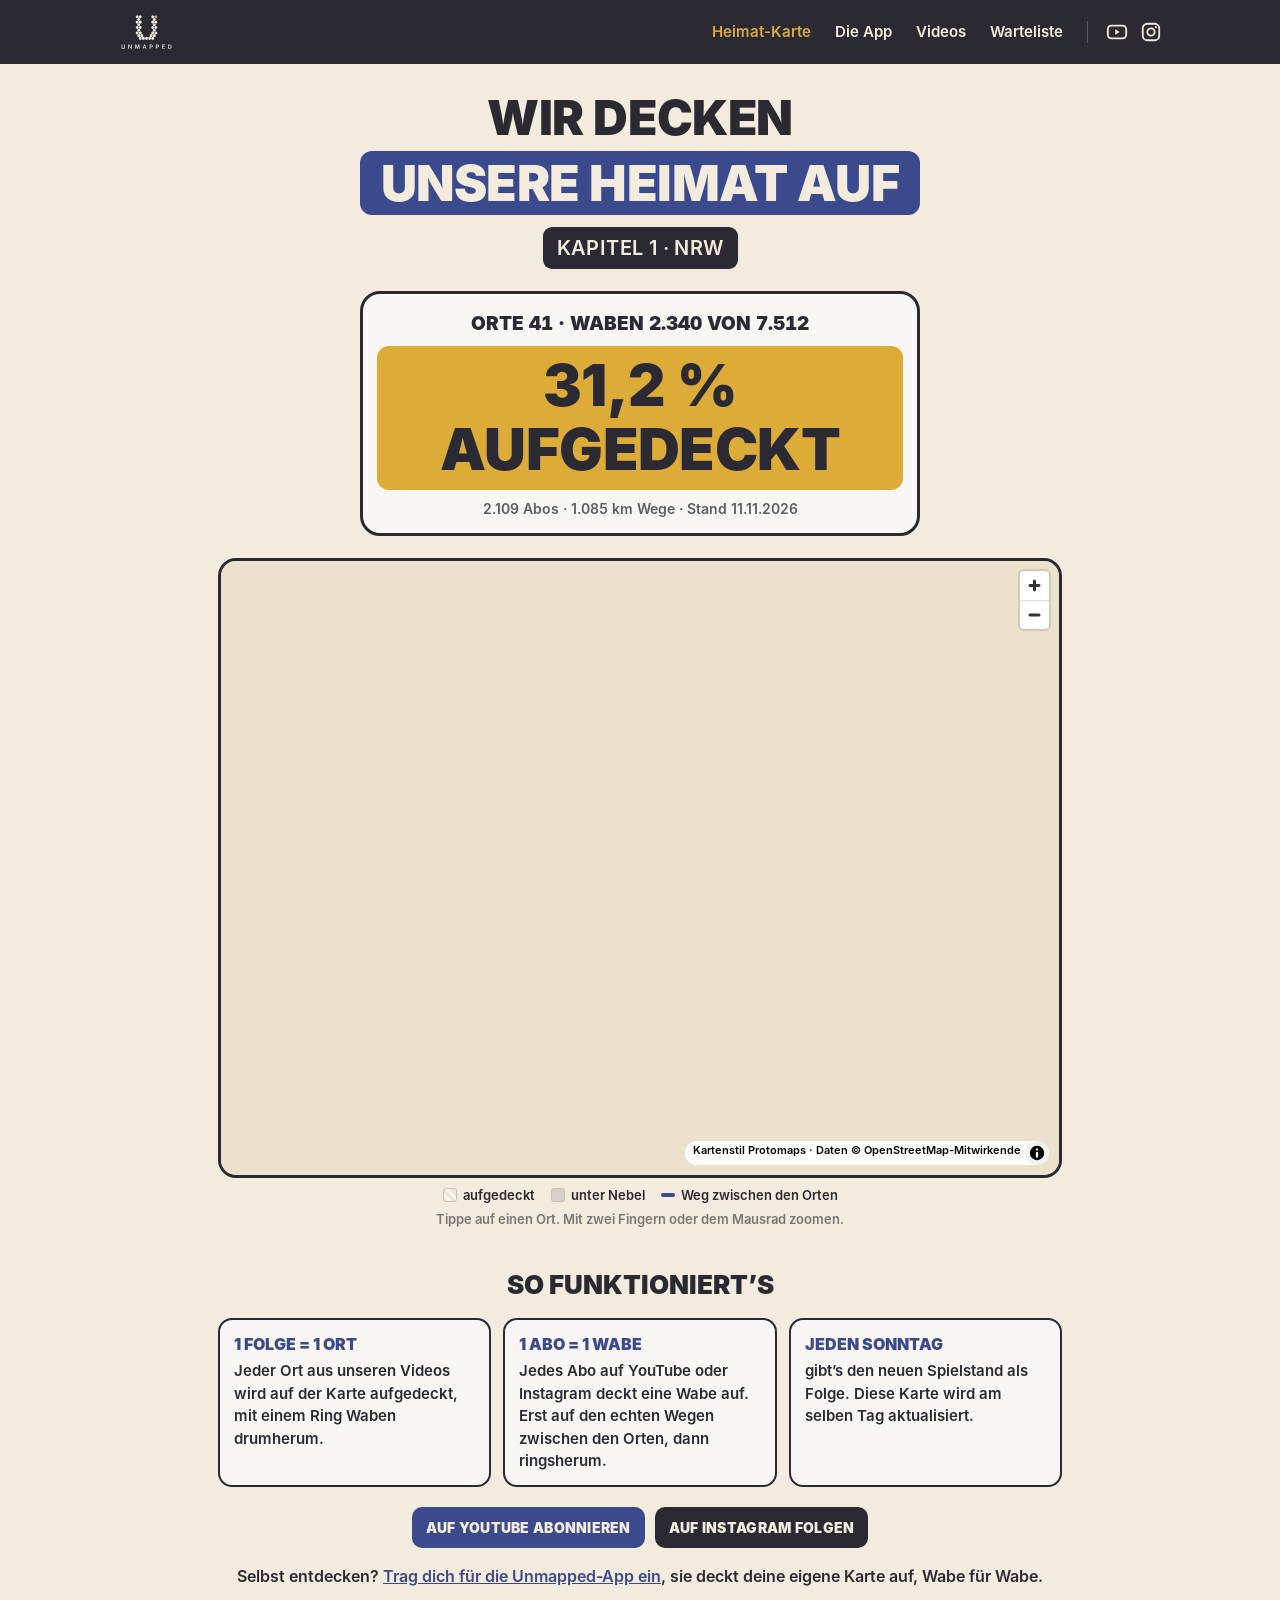
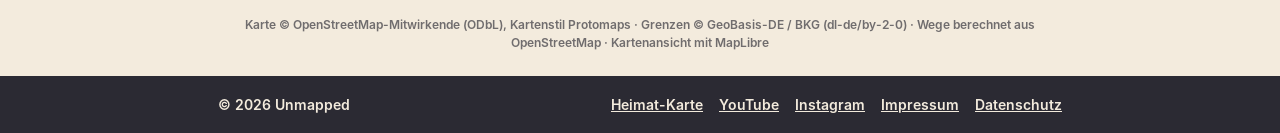
<file: heimat/index.html>
<!doctype html>
<html lang="de">
<head>
<meta charset="utf-8">
<meta name="viewport" content="width=device-width, initial-scale=1">
<title>Wir decken unsere Heimat auf – Spielstand | Unmapped</title>
<meta name="description" content="Der aktuelle Spielstand von „Wir decken unsere Heimat auf“: Jede Folge deckt einen Ort in NRW auf, jedes Abo eine Wabe auf den Wegen dazwischen.">
<meta property="og:title" content="Wir decken unsere Heimat auf – Spielstand">
<meta property="og:description" content="Jede Folge ein Ort, jedes Abo eine Wabe. Schau, wie weit NRW schon aufgedeckt ist.">
<meta property="og:type" content="website">
<meta property="og:url" content="https://getunmapped.de/heimat/">
<meta name="theme-color" content="#2B2A33">
<link rel="icon" href="../img/favicon.svg" type="image/svg+xml">
<link rel="stylesheet" href="lib/maplibre-gl.css">
<link rel="stylesheet" href="heimat.css">
</head>
<body>

<header class="top"><div class="wrap"><a class="logo" href=".././"><img src="../img/unmapped_logo_on_dark.svg" alt="Unmapped – Startseite" width="80" height="56"></a><button type="button" class="menu-knopf" aria-expanded="false" aria-controls="hauptnav"><span></span>Menü</button><nav id="hauptnav" class="hauptnav" aria-label="Hauptnavigation"><a href="../heimat/" aria-current="page">Heimat-Karte</a><a href=".././#app">Die App</a><a href=".././#videos">Videos</a><a href=".././#warteliste">Warteliste</a><span class="social"><a href="https://www.youtube.com/@Getunmapped" aria-label="YouTube"><svg viewBox="0 0 24 24" width="22" height="22" aria-hidden="true"><rect x="2" y="5" width="20" height="14" rx="4" fill="none" stroke="currentColor" stroke-width="2"/><path d="M10 9l5 3-5 3z" fill="currentColor"/></svg></a><a href="https://www.instagram.com/getunmapped/" aria-label="Instagram"><svg viewBox="0 0 24 24" width="22" height="22" aria-hidden="true"><rect x="3" y="3" width="18" height="18" rx="5" fill="none" stroke="currentColor" stroke-width="2"/><circle cx="12" cy="12" r="4" fill="none" stroke="currentColor" stroke-width="2"/><circle cx="17.3" cy="6.7" r="1.2" fill="currentColor"/></svg></a></span></nav></div></header>

<main class="wrap">
  <section class="kopf">
    <p class="z1">Wir decken</p>
    <h1><span class="pille indigo">unsere Heimat auf</span></h1>
    <p><span class="pille eisen klein" id="kapitel">Kapitel 1 · NRW</span></p>
  </section>

  <section class="status" aria-live="polite">
    <p class="zeile" id="zeile">Spielstand wird geladen …</p>
    <p><span class="pille gold gross" id="prozent">… %</span></p>
    <p class="fein" id="stand"></p>
  </section>

  <section class="karte-box">
    <div id="karte" role="region" aria-label="Karte von NRW: aufgedeckte Waben, Wege und Orte der Reihe"></div>
    <div class="info" id="info" hidden>
      <button type="button" class="zu" id="info-zu" aria-label="Schließen">×</button>
      <p class="info-name" id="info-name"></p>
      <p class="info-text" id="info-text"></p>
      <a class="btn" id="info-link" href="#">Folge auf YouTube suchen</a>
    </div>
    <div class="legende">
      <span><i class="l-offen"></i>aufgedeckt</span>
      <span><i class="l-nebel"></i>unter Nebel</span>
      <span><i class="l-weg"></i>Weg zwischen den Orten</span>
      <span id="leg-neu" hidden><i class="l-neu"></i>neu diese Woche</span>
    </div>
    <p class="tipp">Tippe auf einen Ort. Mit zwei Fingern oder dem Mausrad zoomen.</p>
  </section>

  <section class="regeln">
    <h2>So funktioniert’s</h2>
    <div class="karten">
      <div><b>1 Folge = 1 Ort</b><p>Jeder Ort aus unseren Videos wird auf der Karte aufgedeckt, mit einem Ring Waben drumherum.</p></div>
      <div><b>1 Abo = 1 Wabe</b><p>Jedes Abo auf YouTube oder Instagram deckt eine Wabe auf. Erst auf den echten Wegen zwischen den Orten, dann ringsherum.</p></div>
      <div><b>Jeden Sonntag</b><p>gibt’s den neuen Spielstand als Folge. Diese Karte wird am selben Tag aktualisiert.</p></div>
    </div>
    <div class="aktion">
      <a class="btn" href="https://www.youtube.com/@Getunmapped">Auf YouTube abonnieren</a>
      <a class="btn hell" href="https://www.instagram.com/getunmapped/">Auf Instagram folgen</a>
    </div>
    <p class="app">Selbst entdecken? <a href="../#warteliste">Trag dich für die Unmapped-App ein</a>, sie deckt deine eigene Karte auf, Wabe für Wabe.</p>
  </section>

  <p class="quellen">Karte © OpenStreetMap-Mitwirkende (ODbL), Kartenstil Protomaps · Grenzen © GeoBasis-DE / BKG (dl-de/by-2-0) · Wege berechnet aus OpenStreetMap · Kartenansicht mit MapLibre</p>
</main>

<footer><div class="wrap"><span>© 2026 Unmapped</span><nav><a href="../heimat/">Heimat-Karte</a><a href="https://www.youtube.com/@Getunmapped">YouTube</a><a href="https://www.instagram.com/getunmapped/">Instagram</a><a href="../impressum.html">Impressum</a><a href="../datenschutz.html">Datenschutz</a></nav></div></footer>

<script src="lib/maplibre-gl.js"></script>
<script src="heimat.js"></script>
<script src="../nav.js"></script>
</body>
</html>
</file>
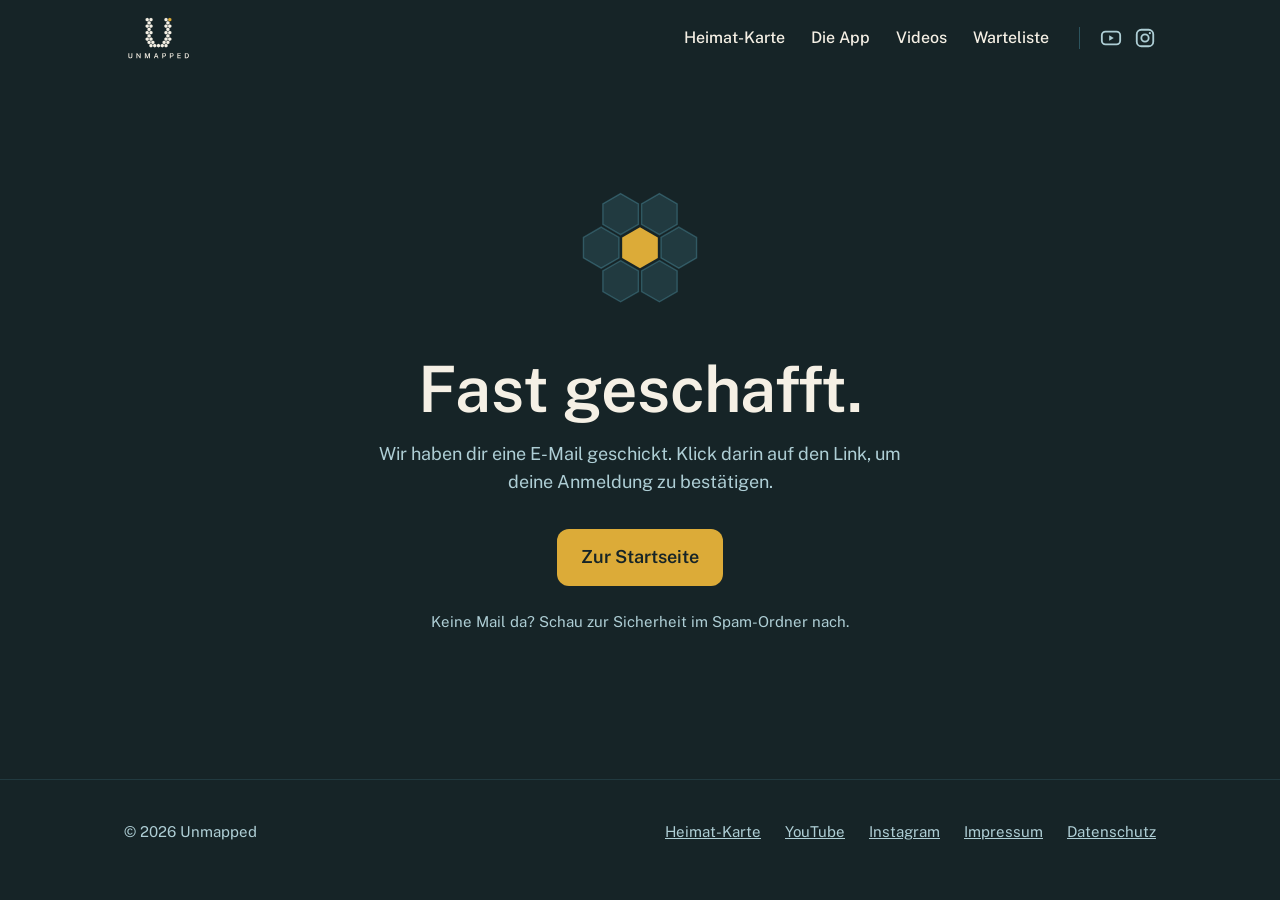
<file: bestaetigen.html>
<!doctype html>
<html lang="de">
<head>
<meta charset="utf-8">
<meta name="viewport" content="width=device-width, initial-scale=1">
<title>Fast geschafft – Unmapped</title>
<meta name="robots" content="noindex">
<link rel="icon" href="img/favicon.svg" type="image/svg+xml">
<link rel="stylesheet" href="style.css">
</head>
<body class="confirm-page">
<header class="top"><div class="wrap"><a class="logo" href="./"><img src="img/unmapped_logo_on_dark.svg" alt="Unmapped – Startseite" width="80" height="56"></a><button type="button" class="menu-knopf" aria-expanded="false" aria-controls="hauptnav"><span></span>Menü</button><nav id="hauptnav" class="hauptnav" aria-label="Hauptnavigation"><a href="heimat/">Heimat-Karte</a><a href="./#app">Die App</a><a href="./#videos">Videos</a><a href="./#warteliste">Warteliste</a><span class="social"><a href="https://www.youtube.com/@Getunmapped" aria-label="YouTube"><svg viewBox="0 0 24 24" width="22" height="22" aria-hidden="true"><rect x="2" y="5" width="20" height="14" rx="4" fill="none" stroke="currentColor" stroke-width="2"/><path d="M10 9l5 3-5 3z" fill="currentColor"/></svg></a><a href="https://www.instagram.com/getunmapped/" aria-label="Instagram"><svg viewBox="0 0 24 24" width="22" height="22" aria-hidden="true"><rect x="3" y="3" width="18" height="18" rx="5" fill="none" stroke="currentColor" stroke-width="2"/><circle cx="12" cy="12" r="4" fill="none" stroke="currentColor" stroke-width="2"/><circle cx="17.3" cy="6.7" r="1.2" fill="currentColor"/></svg></a></span></nav></div></header>
<main><div class="confirm"><div class="wrap"><svg viewBox="-90 -80 180 160" aria-hidden="true"><polygon class="pulse" points="0.0,-22.0 19.1,-11.0 19.1,11.0 0.0,22.0 -19.1,11.0 -19.1,-11.0" fill="#DCAB38"/><polygon points="41.6,-22.0 60.6,-11.0 60.6,11.0 41.6,22.0 22.5,11.0 22.5,-11.0" fill="#213A40" stroke="#5BA6B9" stroke-opacity=".35" stroke-width="1.5"/><polygon points="-41.6,-22.0 -22.5,-11.0 -22.5,11.0 -41.6,22.0 -60.6,11.0 -60.6,-11.0" fill="#213A40" stroke="#5BA6B9" stroke-opacity=".35" stroke-width="1.5"/><polygon points="20.8,-58.0 39.8,-47.0 39.8,-25.0 20.8,-14.0 1.7,-25.0 1.7,-47.0" fill="#213A40" stroke="#5BA6B9" stroke-opacity=".35" stroke-width="1.5"/><polygon points="-20.8,-58.0 -1.7,-47.0 -1.7,-25.0 -20.8,-14.0 -39.8,-25.0 -39.8,-47.0" fill="#213A40" stroke="#5BA6B9" stroke-opacity=".35" stroke-width="1.5"/><polygon points="20.8,14.0 39.8,25.0 39.8,47.0 20.8,58.0 1.7,47.0 1.7,25.0" fill="#213A40" stroke="#5BA6B9" stroke-opacity=".35" stroke-width="1.5"/><polygon points="-20.8,14.0 -1.7,25.0 -1.7,47.0 -20.8,58.0 -39.8,47.0 -39.8,25.0" fill="#213A40" stroke="#5BA6B9" stroke-opacity=".35" stroke-width="1.5"/></svg><h1>Fast geschafft.</h1><p>Wir haben dir eine E-Mail geschickt. Klick darin auf den Link, um deine Anmeldung zu bestätigen.</p><a class="btn" href="./">Zur Startseite</a><p class="hint">Keine Mail da? Schau zur Sicherheit im Spam-Ordner nach.</p></div></div></main>
<footer><div class="wrap"><span>© 2026 Unmapped</span><nav><a href="heimat/">Heimat-Karte</a><a href="https://www.youtube.com/@Getunmapped">YouTube</a><a href="https://www.instagram.com/getunmapped/">Instagram</a><a href="impressum.html">Impressum</a><a href="datenschutz.html">Datenschutz</a></nav></div></footer>
<script src="nav.js"></script>
</body>
</html>
</file>
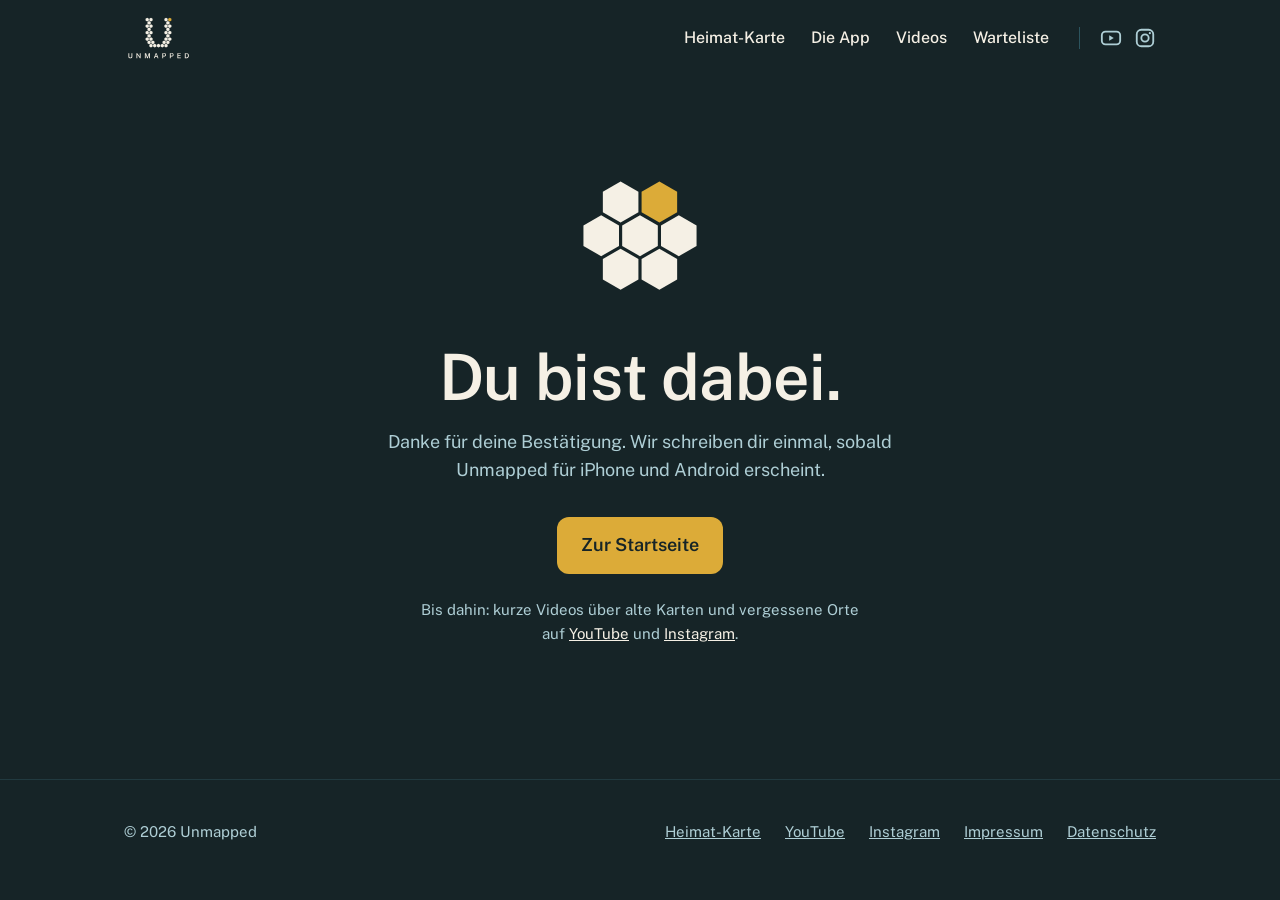
<file: danke.html>
<!doctype html>
<html lang="de">
<head>
<meta charset="utf-8">
<meta name="viewport" content="width=device-width, initial-scale=1">
<title>Du bist dabei – Unmapped</title>
<meta name="robots" content="noindex">
<link rel="icon" href="img/favicon.svg" type="image/svg+xml">
<link rel="stylesheet" href="style.css">
</head>
<body class="confirm-page">
<header class="top"><div class="wrap"><a class="logo" href="./"><img src="img/unmapped_logo_on_dark.svg" alt="Unmapped – Startseite" width="80" height="56"></a><button type="button" class="menu-knopf" aria-expanded="false" aria-controls="hauptnav"><span></span>Menü</button><nav id="hauptnav" class="hauptnav" aria-label="Hauptnavigation"><a href="heimat/">Heimat-Karte</a><a href="./#app">Die App</a><a href="./#videos">Videos</a><a href="./#warteliste">Warteliste</a><span class="social"><a href="https://www.youtube.com/@Getunmapped" aria-label="YouTube"><svg viewBox="0 0 24 24" width="22" height="22" aria-hidden="true"><rect x="2" y="5" width="20" height="14" rx="4" fill="none" stroke="currentColor" stroke-width="2"/><path d="M10 9l5 3-5 3z" fill="currentColor"/></svg></a><a href="https://www.instagram.com/getunmapped/" aria-label="Instagram"><svg viewBox="0 0 24 24" width="22" height="22" aria-hidden="true"><rect x="3" y="3" width="18" height="18" rx="5" fill="none" stroke="currentColor" stroke-width="2"/><circle cx="12" cy="12" r="4" fill="none" stroke="currentColor" stroke-width="2"/><circle cx="17.3" cy="6.7" r="1.2" fill="currentColor"/></svg></a></span></nav></div></header>
<main><div class="confirm"><div class="wrap"><svg viewBox="-90 -80 180 160" aria-hidden="true"><polygon points="0.0,-22.0 19.1,-11.0 19.1,11.0 0.0,22.0 -19.1,11.0 -19.1,-11.0" fill="#F5F0E5"/><polygon points="41.6,-22.0 60.6,-11.0 60.6,11.0 41.6,22.0 22.5,11.0 22.5,-11.0" fill="#F5F0E5"/><polygon points="-41.6,-22.0 -22.5,-11.0 -22.5,11.0 -41.6,22.0 -60.6,11.0 -60.6,-11.0" fill="#F5F0E5"/><polygon points="20.8,-58.0 39.8,-47.0 39.8,-25.0 20.8,-14.0 1.7,-25.0 1.7,-47.0" fill="#DCAB38"/><polygon points="-20.8,-58.0 -1.7,-47.0 -1.7,-25.0 -20.8,-14.0 -39.8,-25.0 -39.8,-47.0" fill="#F5F0E5"/><polygon points="20.8,14.0 39.8,25.0 39.8,47.0 20.8,58.0 1.7,47.0 1.7,25.0" fill="#F5F0E5"/><polygon points="-20.8,14.0 -1.7,25.0 -1.7,47.0 -20.8,58.0 -39.8,47.0 -39.8,25.0" fill="#F5F0E5"/></svg><h1>Du bist dabei.</h1><p>Danke für deine Bestätigung. Wir schreiben dir einmal, sobald Unmapped für iPhone und Android erscheint.</p><a class="btn" href="./">Zur Startseite</a><p class="hint">Bis dahin: kurze Videos über alte Karten und vergessene Orte auf <a href="https://www.youtube.com/@Getunmapped">YouTube</a> und <a href="https://www.instagram.com/getunmapped/">Instagram</a>.</p></div></div></main>
<footer><div class="wrap"><span>© 2026 Unmapped</span><nav><a href="heimat/">Heimat-Karte</a><a href="https://www.youtube.com/@Getunmapped">YouTube</a><a href="https://www.instagram.com/getunmapped/">Instagram</a><a href="impressum.html">Impressum</a><a href="datenschutz.html">Datenschutz</a></nav></div></footer>
<script src="nav.js"></script>
</body>
</html>
</file>
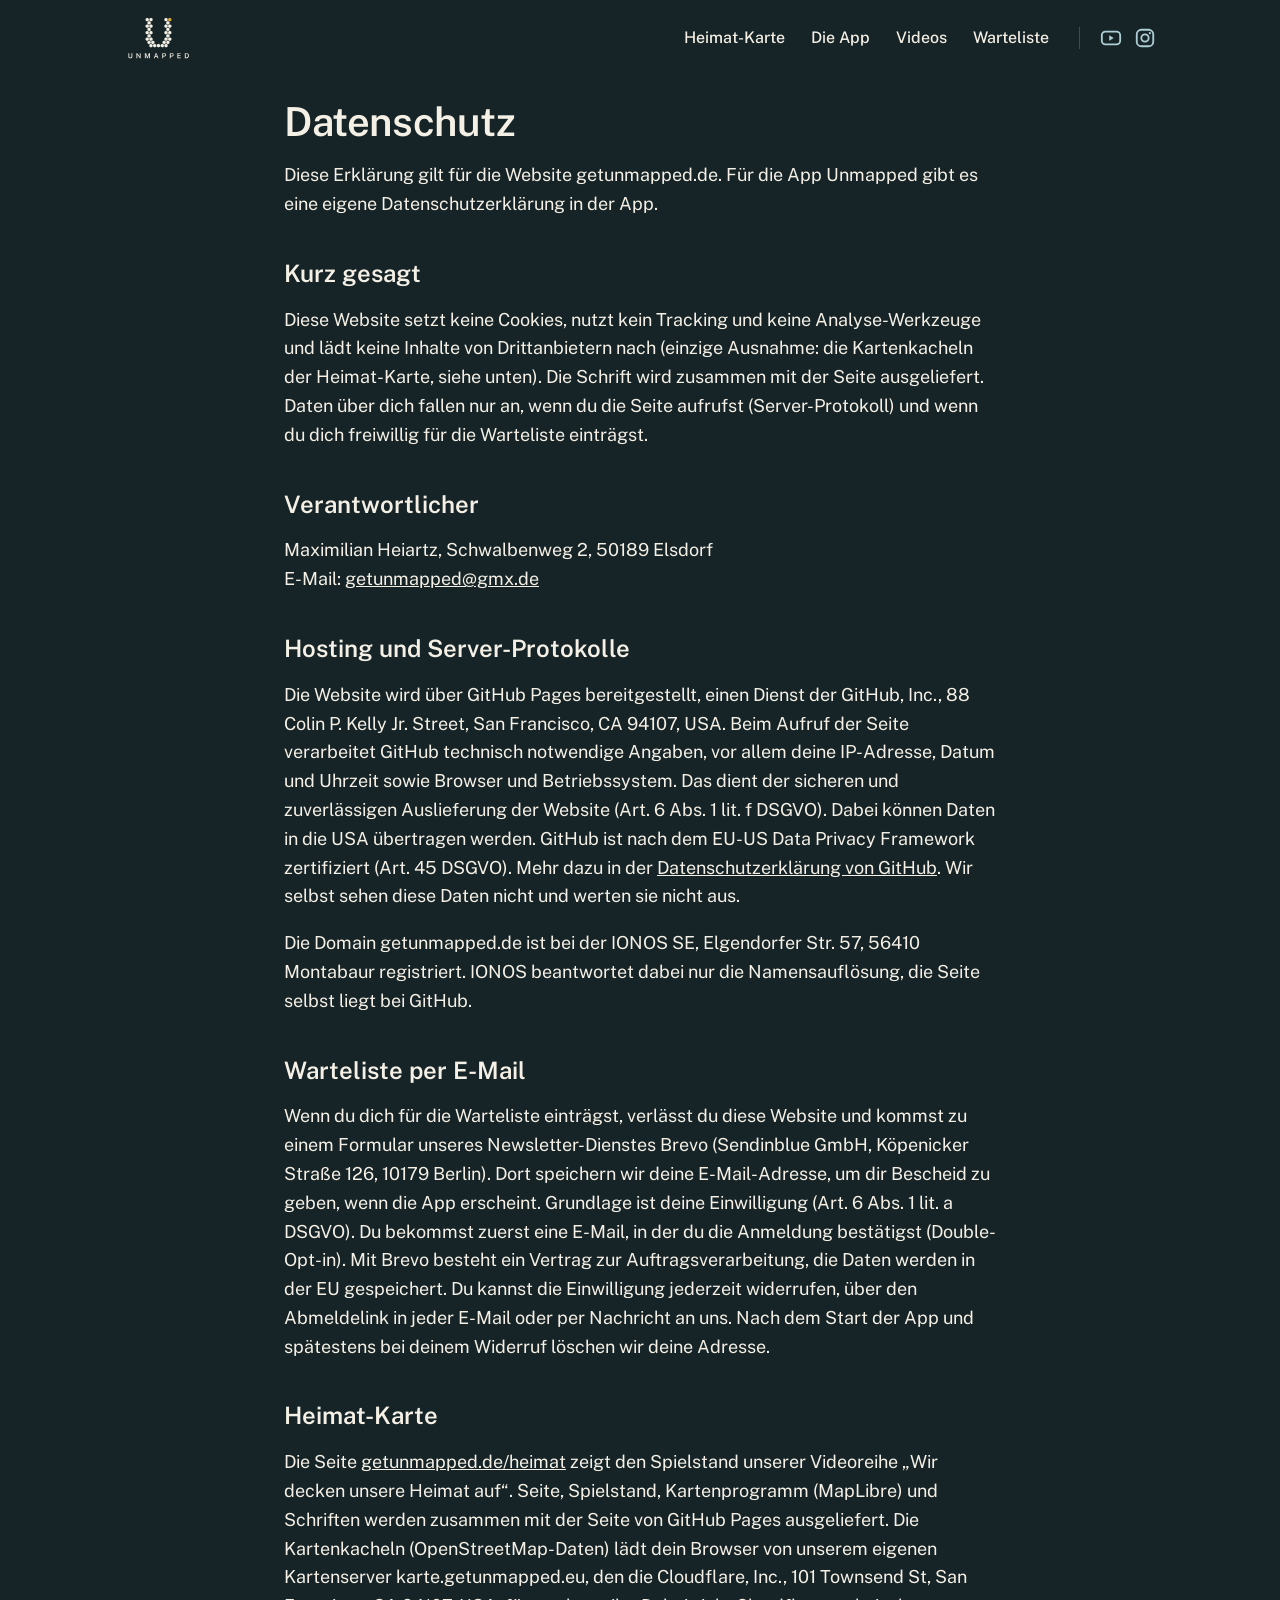
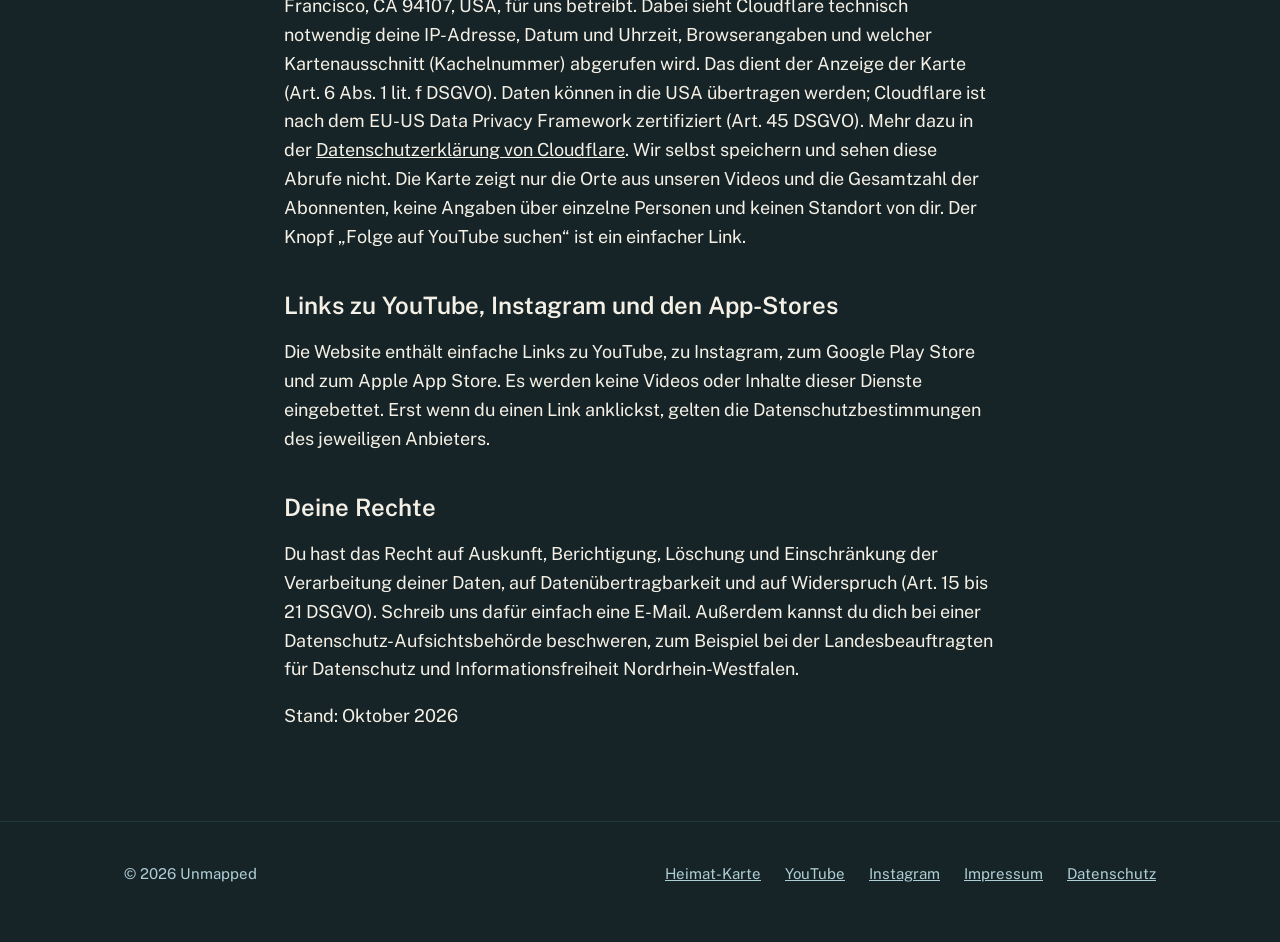
<file: datenschutz.html>
<!doctype html>
<html lang="de">
<head>
<meta charset="utf-8">
<meta name="viewport" content="width=device-width, initial-scale=1">
<title>Datenschutz – Unmapped</title>
<meta name="robots" content="noindex">
<link rel="icon" href="img/favicon.svg" type="image/svg+xml">
<link rel="stylesheet" href="style.css">
</head>
<body>
<header class="top"><div class="wrap"><a class="logo" href="./"><img src="img/unmapped_logo_on_dark.svg" alt="Unmapped – Startseite" width="80" height="56"></a><button type="button" class="menu-knopf" aria-expanded="false" aria-controls="hauptnav"><span></span>Menü</button><nav id="hauptnav" class="hauptnav" aria-label="Hauptnavigation"><a href="heimat/">Heimat-Karte</a><a href="./#app">Die App</a><a href="./#videos">Videos</a><a href="./#warteliste">Warteliste</a><span class="social"><a href="https://www.youtube.com/@Getunmapped" aria-label="YouTube"><svg viewBox="0 0 24 24" width="22" height="22" aria-hidden="true"><rect x="2" y="5" width="20" height="14" rx="4" fill="none" stroke="currentColor" stroke-width="2"/><path d="M10 9l5 3-5 3z" fill="currentColor"/></svg></a><a href="https://www.instagram.com/getunmapped/" aria-label="Instagram"><svg viewBox="0 0 24 24" width="22" height="22" aria-hidden="true"><rect x="3" y="3" width="18" height="18" rx="5" fill="none" stroke="currentColor" stroke-width="2"/><circle cx="12" cy="12" r="4" fill="none" stroke="currentColor" stroke-width="2"/><circle cx="17.3" cy="6.7" r="1.2" fill="currentColor"/></svg></a></span></nav></div></header>
<main class="legal"><div class="wrap">
<h1>Datenschutz</h1>
<p>Diese Erklärung gilt für die Website getunmapped.de. Für die App Unmapped gibt es eine eigene Datenschutzerklärung in der App.</p>

<h2>Kurz gesagt</h2>
<p>Diese Website setzt keine Cookies, nutzt kein Tracking und keine Analyse-Werkzeuge und lädt keine Inhalte von Drittanbietern nach (einzige Ausnahme: die Kartenkacheln der Heimat-Karte, siehe unten). Die Schrift wird zusammen mit der Seite ausgeliefert. Daten über dich fallen nur an, wenn du die Seite aufrufst (Server-Protokoll) und wenn du dich freiwillig für die Warteliste einträgst.</p>

<h2>Verantwortlicher</h2>
<p>Maximilian Heiartz, Schwalbenweg 2, 50189 Elsdorf<br>
E-Mail: <a href="mailto:getunmapped@gmx.de">getunmapped@gmx.de</a></p>

<h2>Hosting und Server-Protokolle</h2>
<p>Die Website wird über GitHub Pages bereitgestellt, einen Dienst der GitHub, Inc., 88 Colin P. Kelly Jr. Street, San Francisco, CA 94107, USA. Beim Aufruf der Seite verarbeitet GitHub technisch notwendige Angaben, vor allem deine IP-Adresse, Datum und Uhrzeit sowie Browser und Betriebssystem. Das dient der sicheren und zuverlässigen Auslieferung der Website (Art. 6 Abs. 1 lit. f DSGVO). Dabei können Daten in die USA übertragen werden. GitHub ist nach dem EU-US Data Privacy Framework zertifiziert (Art. 45 DSGVO). Mehr dazu in der <a href="https://docs.github.com/de/site-policy/privacy-policies/github-general-privacy-statement">Datenschutzerklärung von GitHub</a>. Wir selbst sehen diese Daten nicht und werten sie nicht aus.</p>
<p>Die Domain getunmapped.de ist bei der IONOS SE, Elgendorfer Str. 57, 56410 Montabaur registriert. IONOS beantwortet dabei nur die Namensauflösung, die Seite selbst liegt bei GitHub.</p>

<h2>Warteliste per E-Mail</h2>
<p>Wenn du dich für die Warteliste einträgst, verlässt du diese Website und kommst zu einem Formular unseres Newsletter-Dienstes Brevo (Sendinblue GmbH, Köpenicker Straße 126, 10179 Berlin). Dort speichern wir deine E-Mail-Adresse, um dir Bescheid zu geben, wenn die App erscheint. Grundlage ist deine Einwilligung (Art. 6 Abs. 1 lit. a DSGVO). Du bekommst zuerst eine E-Mail, in der du die Anmeldung bestätigst (Double-Opt-in). Mit Brevo besteht ein Vertrag zur Auftragsverarbeitung, die Daten werden in der EU gespeichert. Du kannst die Einwilligung jederzeit widerrufen, über den Abmeldelink in jeder E-Mail oder per Nachricht an uns. Nach dem Start der App und spätestens bei deinem Widerruf löschen wir deine Adresse.</p>

<h2>Heimat-Karte</h2>
<p>Die Seite <a href="heimat/">getunmapped.de/heimat</a> zeigt den Spielstand unserer Videoreihe „Wir decken unsere Heimat auf“. Seite, Spielstand, Kartenprogramm (MapLibre) und Schriften werden zusammen mit der Seite von GitHub Pages ausgeliefert. Die Kartenkacheln (OpenStreetMap-Daten) lädt dein Browser von unserem eigenen Kartenserver karte.getunmapped.eu, den die Cloudflare, Inc., 101 Townsend St, San Francisco, CA 94107, USA, für uns betreibt. Dabei sieht Cloudflare technisch notwendig deine IP-Adresse, Datum und Uhrzeit, Browserangaben und welcher Kartenausschnitt (Kachelnummer) abgerufen wird. Das dient der Anzeige der Karte (Art. 6 Abs. 1 lit. f DSGVO). Daten können in die USA übertragen werden; Cloudflare ist nach dem EU-US Data Privacy Framework zertifiziert (Art. 45 DSGVO). Mehr dazu in der <a href="https://www.cloudflare.com/de-de/privacypolicy/">Datenschutzerklärung von Cloudflare</a>. Wir selbst speichern und sehen diese Abrufe nicht. Die Karte zeigt nur die Orte aus unseren Videos und die Gesamtzahl der Abonnenten, keine Angaben über einzelne Personen und keinen Standort von dir. Der Knopf „Folge auf YouTube suchen“ ist ein einfacher Link.</p>
<h2>Links zu YouTube, Instagram und den App-Stores</h2>
<p>Die Website enthält einfache Links zu YouTube, zu Instagram, zum Google Play Store und zum Apple App Store. Es werden keine Videos oder Inhalte dieser Dienste eingebettet. Erst wenn du einen Link anklickst, gelten die Datenschutzbestimmungen des jeweiligen Anbieters.</p>

<h2>Deine Rechte</h2>
<p>Du hast das Recht auf Auskunft, Berichtigung, Löschung und Einschränkung der Verarbeitung deiner Daten, auf Datenübertragbarkeit und auf Widerspruch (Art. 15 bis 21 DSGVO). Schreib uns dafür einfach eine E-Mail. Außerdem kannst du dich bei einer Datenschutz-Aufsichtsbehörde beschweren, zum Beispiel bei der Landesbeauftragten für Datenschutz und Informationsfreiheit Nordrhein-Westfalen.</p>

<p>Stand: Oktober 2026</p>
</div></main>
<footer><div class="wrap"><span>© 2026 Unmapped</span><nav><a href="heimat/">Heimat-Karte</a><a href="https://www.youtube.com/@Getunmapped">YouTube</a><a href="https://www.instagram.com/getunmapped/">Instagram</a><a href="impressum.html">Impressum</a><a href="datenschutz.html">Datenschutz</a></nav></div></footer>
<script src="nav.js"></script>
</body>
</html>
</file>
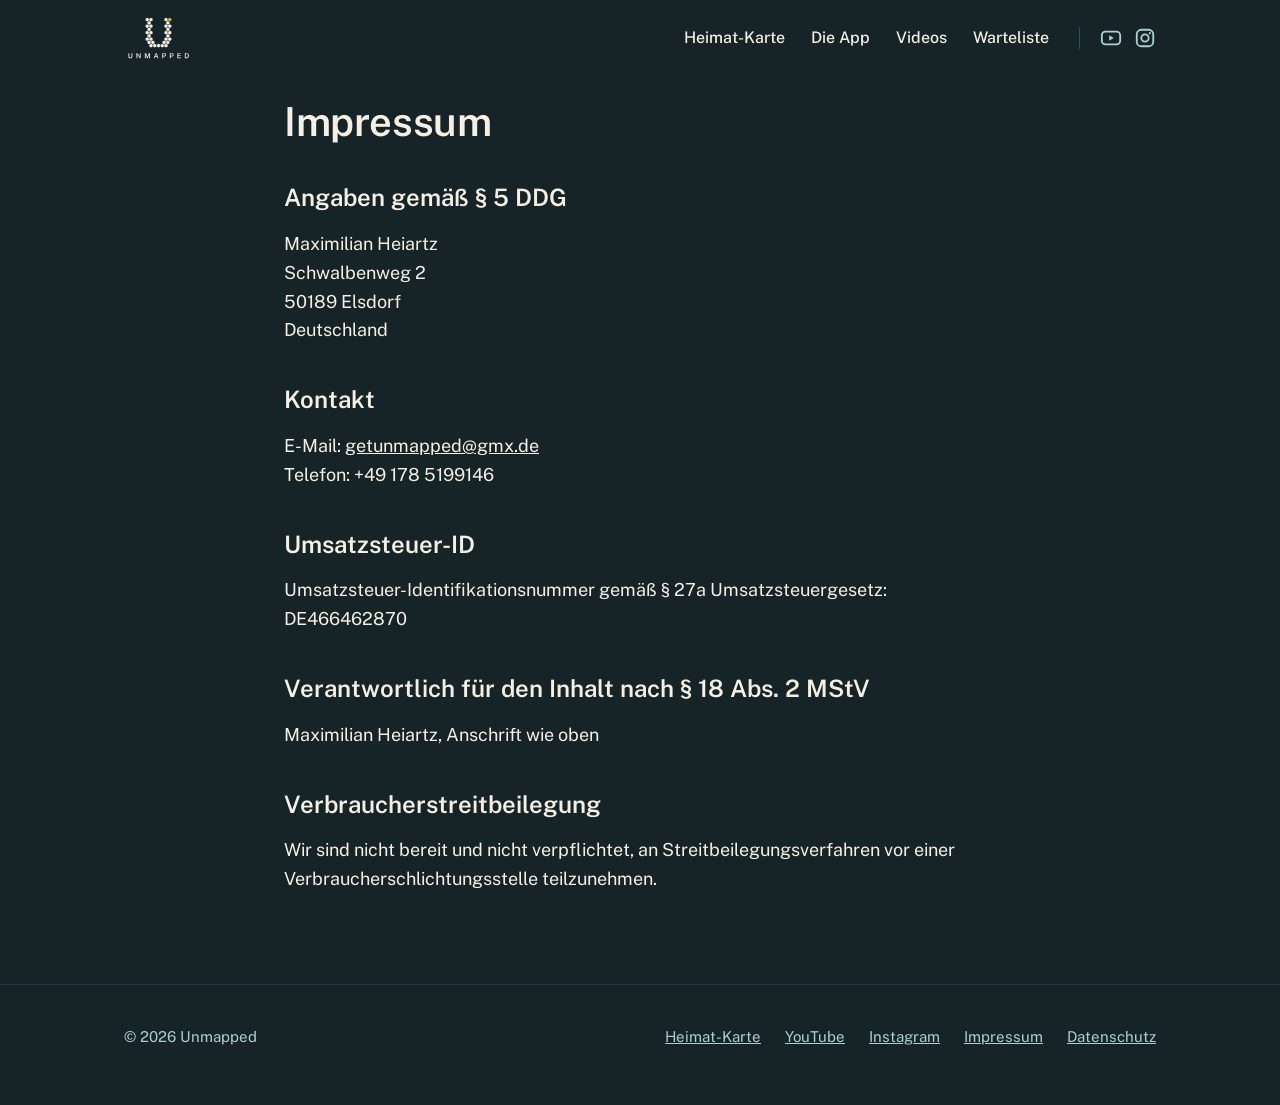
<file: impressum.html>
<!doctype html>
<html lang="de">
<head>
<meta charset="utf-8">
<meta name="viewport" content="width=device-width, initial-scale=1">
<title>Impressum – Unmapped</title>
<meta name="robots" content="noindex">
<link rel="icon" href="img/favicon.svg" type="image/svg+xml">
<link rel="stylesheet" href="style.css">
</head>
<body>
<header class="top"><div class="wrap"><a class="logo" href="./"><img src="img/unmapped_logo_on_dark.svg" alt="Unmapped – Startseite" width="80" height="56"></a><button type="button" class="menu-knopf" aria-expanded="false" aria-controls="hauptnav"><span></span>Menü</button><nav id="hauptnav" class="hauptnav" aria-label="Hauptnavigation"><a href="heimat/">Heimat-Karte</a><a href="./#app">Die App</a><a href="./#videos">Videos</a><a href="./#warteliste">Warteliste</a><span class="social"><a href="https://www.youtube.com/@Getunmapped" aria-label="YouTube"><svg viewBox="0 0 24 24" width="22" height="22" aria-hidden="true"><rect x="2" y="5" width="20" height="14" rx="4" fill="none" stroke="currentColor" stroke-width="2"/><path d="M10 9l5 3-5 3z" fill="currentColor"/></svg></a><a href="https://www.instagram.com/getunmapped/" aria-label="Instagram"><svg viewBox="0 0 24 24" width="22" height="22" aria-hidden="true"><rect x="3" y="3" width="18" height="18" rx="5" fill="none" stroke="currentColor" stroke-width="2"/><circle cx="12" cy="12" r="4" fill="none" stroke="currentColor" stroke-width="2"/><circle cx="17.3" cy="6.7" r="1.2" fill="currentColor"/></svg></a></span></nav></div></header>
<main class="legal"><div class="wrap">
<h1>Impressum</h1>
<h2>Angaben gemäß § 5 DDG</h2>
<p>Maximilian Heiartz<br>
Schwalbenweg 2<br>
50189 Elsdorf<br>
Deutschland</p>
<h2>Kontakt</h2>
<p>E-Mail: <a href="mailto:getunmapped@gmx.de">getunmapped@gmx.de</a><br>
Telefon: +49 178 5199146</p>
<h2>Umsatzsteuer-ID</h2>
<p>Umsatzsteuer-Identifikationsnummer gemäß § 27a Umsatzsteuergesetz: DE466462870</p>
<h2>Verantwortlich für den Inhalt nach § 18 Abs. 2 MStV</h2>
<p>Maximilian Heiartz, Anschrift wie oben</p>
<h2>Verbraucherstreitbeilegung</h2>
<p>Wir sind nicht bereit und nicht verpflichtet, an Streitbeilegungsverfahren vor einer Verbraucherschlichtungsstelle teilzunehmen.</p>
</div></main>
<footer><div class="wrap"><span>© 2026 Unmapped</span><nav><a href="heimat/">Heimat-Karte</a><a href="https://www.youtube.com/@Getunmapped">YouTube</a><a href="https://www.instagram.com/getunmapped/">Instagram</a><a href="impressum.html">Impressum</a><a href="datenschutz.html">Datenschutz</a></nav></div></footer>
<script src="nav.js"></script>
</body>
</html>
</file>
<file: style.css>
/* Farben und Schrift aus der App (lib/design/tokens, Public Sans) */
@font-face { font-family: "Public Sans"; src: url("fonts/PublicSans-Regular.ttf") format("truetype"); font-weight: 400; font-display: swap; }
@font-face { font-family: "Public Sans"; src: url("fonts/PublicSans-Medium.ttf") format("truetype"); font-weight: 500; font-display: swap; }
@font-face { font-family: "Public Sans"; src: url("fonts/PublicSans-SemiBold.ttf") format("truetype"); font-weight: 600; font-display: swap; }

:root {
  --night: #162427;      /* Deep Teal 950 */
  --night-2: #213A40;    /* Deep Teal 900 */
  --line: #2C545E;       /* Deep Teal 800 */
  --teal: #5BA6B9;       /* Deep Teal 500 */
  --paper: #F5F0E5;      /* Parchment 100 */
  --muted: #AECED5;      /* Deep Teal 300 */
  --gold: #DCAB38;       /* Golden Light 500 */
  --gold-dark: #C19225;  /* Golden Light 600 */
}

* { box-sizing: border-box; }
html { scroll-behavior: smooth; }
body {
  margin: 0;
  background: var(--night);
  color: var(--paper);
  font-family: "Public Sans", system-ui, sans-serif;
  font-size: 18px;
  line-height: 1.6;
  -webkit-font-smoothing: antialiased;
}
a { color: var(--paper); }
a:hover { color: var(--gold); }
img, svg { display: block; max-width: 100%; }

.wrap { max-width: 1080px; margin: 0 auto; padding: 0 24px; }

header.top { padding: 24px 0; }
header.top .wrap { display: flex; align-items: center; justify-content: space-between; gap: 16px; }
header.top img { height: 56px; width: auto; }
/* Navigation (alle Seiten gleich, Markup in jeder Seite) */
header.top { position: sticky; top: 0; z-index: 20; background: var(--night); padding: 14px 0; }
header.top img { height: 48px; }
.hauptnav { display: flex; align-items: center; gap: 26px; }
.hauptnav a { text-decoration: none; font-weight: 500; font-size: 16px; }
.hauptnav a[aria-current="page"] { color: var(--gold); }
.hauptnav .social { display: flex; gap: 12px; margin-left: 4px; padding-left: 20px; border-left: 1px solid var(--line); }
.hauptnav .social a { display: flex; color: var(--muted); }
.hauptnav .social a:hover { color: var(--gold); }
.menu-knopf { display: none; align-items: center; gap: 10px; background: none; border: 1.5px solid var(--line); color: var(--paper); border-radius: 10px; padding: 8px 12px; font: 500 16px/1 "Public Sans", sans-serif; cursor: pointer; }
.menu-knopf span, .menu-knopf span::before, .menu-knopf span::after { display: block; width: 18px; height: 2px; background: currentColor; position: relative; }
.menu-knopf span::before, .menu-knopf span::after { content: ""; position: absolute; left: 0; }
.menu-knopf span::before { top: -6px; } .menu-knopf span::after { top: 6px; }
@media (max-width: 820px) {
  header.top .wrap { flex-wrap: wrap; }
  .menu-knopf { display: flex; }
  .hauptnav { display: none; width: 100%; flex-direction: column; align-items: stretch; gap: 0; padding: 8px 0 4px; }
  .hauptnav.offen { display: flex; }
  .hauptnav > a { padding: 12px 2px; border-top: 1px solid var(--night-2); font-size: 18px; }
  .hauptnav .social { margin: 0; padding: 14px 2px 4px; border-left: 0; border-top: 1px solid var(--night-2); gap: 20px; }
}

.hero { padding: 48px 0 72px; }
.hero .wrap { display: grid; grid-template-columns: 1.2fr 1fr; gap: 56px; align-items: center; }
h1 { font-size: clamp(40px, 6vw, 64px); line-height: 1.08; font-weight: 600; margin: 0 0 16px; letter-spacing: -0.01em; }
.claim { display: flex; align-items: center; gap: 12px; font-size: 22px; color: var(--muted); margin: 0 0 24px; }
.claim::before { content: ""; width: 16px; height: 18px; background: var(--gold); clip-path: polygon(50% 0, 100% 25%, 100% 75%, 50% 100%, 0 75%, 0 25%); flex: none; }
.lead { max-width: 34em; margin: 0 0 32px; }

.btn {
  display: inline-block; padding: 14px 24px; border-radius: 12px;
  background: var(--gold); color: var(--night); font-weight: 600; text-decoration: none;
  border: 0; font: inherit; font-weight: 600; cursor: pointer;
}
.btn:hover { background: var(--gold-dark); color: var(--night); }
.btn.ghost { background: transparent; color: var(--paper); box-shadow: inset 0 0 0 1.5px var(--line); }
.btn.ghost:hover { box-shadow: inset 0 0 0 1.5px var(--teal); color: var(--paper); }
.actions { display: flex; flex-wrap: wrap; gap: 12px; }
.soon { font-size: 15px; color: var(--muted); margin-top: 16px; }
.startbalken { margin: 0; background: var(--gold); text-align: center; font-size: 16px; padding: 10px 16px; }
.startbalken a { color: var(--night); text-decoration: none; }
.startbalken a:hover { color: var(--night); text-decoration: underline; }

.phone {
  justify-self: center; width: min(300px, 100%); padding: 10px;
  border-radius: 40px; background: #0E181A; box-shadow: 0 0 0 1.5px var(--line), 0 30px 60px rgba(0,0,0,.35);
}
.phone-map { width: 100%; height: auto; border-radius: 30px; }
.phone-map .rv { opacity: 0; animation: reveal .6s ease-out forwards; }
@keyframes reveal { to { opacity: 1; } }
.caption { text-align: center; font-size: 14px; color: var(--muted); margin-top: 12px; }

section { padding: 72px 0; border-top: 1px solid var(--night-2); }
h2 { font-size: clamp(28px, 4vw, 40px); line-height: 1.2; font-weight: 600; margin: 0 0 16px; }
.steps { display: grid; grid-template-columns: repeat(3, 1fr); gap: 24px; margin-top: 40px; }
.step { background: var(--night-2); border-radius: 16px; padding: 28px; }
.step .num { color: var(--gold); font-weight: 600; font-size: 15px; letter-spacing: .08em; }
.step h3 { font-size: 21px; margin: 8px 0 8px; font-weight: 600; }
.step p { margin: 0; color: var(--muted); font-size: 17px; }

.privacy { display: grid; grid-template-columns: 1fr 1fr; gap: 48px; align-items: center; }
.facts { list-style: none; padding: 0; margin: 0; display: grid; gap: 16px; }
.facts li { display: flex; gap: 14px; align-items: baseline; font-size: 20px; font-weight: 500; }
.facts li::before { content: ""; width: 12px; height: 14px; background: var(--teal); clip-path: polygon(50% 0, 100% 25%, 100% 75%, 50% 100%, 0 75%, 0 25%); flex: none; transform: translateY(1px); }

.waitlist { text-align: center; }
.waitlist p { max-width: 36em; margin: 0 auto 32px; color: var(--muted); }
.waitlist .actions { justify-content: center; }

footer { padding: 40px 0 56px; border-top: 1px solid var(--night-2); font-size: 15px; color: var(--muted); }
footer .wrap { display: flex; flex-wrap: wrap; gap: 16px 32px; justify-content: space-between; }
footer nav { display: flex; flex-wrap: wrap; gap: 24px; }
footer a { color: var(--muted); }

/* Unterseiten (Impressum, Datenschutz) */
.legal { padding: 24px 0 72px; border: 0; }
.legal .wrap { max-width: 760px; }
.legal h1 { font-size: 40px; }
.legal h2 { font-size: 24px; margin-top: 40px; }
.legal .todo { background: var(--gold); color: var(--night); padding: 0 6px; border-radius: 4px; font-weight: 600; }

[hidden] { display: none !important; }

/* Startseite */
.eyebrow { color: var(--gold); font-weight: 600; font-size: 15px; letter-spacing: .08em; text-transform: uppercase; margin: 0 0 12px; }
.heimat-hero .wrap { grid-template-columns: 1fr 1.05fr; }
.zahlen { list-style: none; padding: 0; margin: 0 0 32px; display: flex; flex-wrap: wrap; gap: 12px; }
.zahlen li { background: var(--night-2); border-radius: 14px; padding: 12px 18px; min-width: 112px; }
.zahlen b { display: block; font-size: 30px; line-height: 1.1; font-weight: 600; color: var(--paper); font-variant-numeric: tabular-nums; }
.zahlen li:first-child b { color: var(--gold); }
.zahlen span { font-size: 15px; color: var(--muted); }
.vorschau { display: block; background: #F3EBDD; border-radius: 22px; padding: 18px; box-shadow: 0 0 0 1.5px var(--line), 0 30px 60px rgba(0,0,0,.35); transition: transform .2s; }
.vorschau:hover { transform: translateY(-3px); }
.vorschau img { width: 100%; height: auto; }
.app-grid { display: grid; grid-template-columns: 1.2fr 1fr; gap: 56px; align-items: center; }
#app .claim { margin-bottom: 16px; }
#app .facts { margin: 0 0 8px; }
#app .facts li { font-size: 18px; }
.kacheln { display: grid; grid-template-columns: repeat(3, 1fr); gap: 24px; margin: 32px 0; }
.kachel { display: block; background: var(--night-2); border-radius: 16px; padding: 24px; text-decoration: none; box-shadow: inset 0 0 0 1.5px transparent; transition: box-shadow .2s; }
.kachel:hover { box-shadow: inset 0 0 0 1.5px var(--teal); color: var(--paper); }
.kachel h3 { font-size: 21px; margin: 12px 0 8px; font-weight: 600; }
.kachel p { margin: 0; color: var(--muted); font-size: 17px; }
.tag { display: inline-block; font-size: 13px; font-weight: 600; letter-spacing: .04em; border-radius: 8px; padding: 3px 10px; }
.tag.indigo { background: #3B4A8C; color: var(--paper); }
.tag.gold { background: var(--gold); color: var(--night); }
.tag.hell { background: #F3EBDD; color: #2B2A33; }
.actions.mitte { justify-content: center; }
section[id] { scroll-margin-top: 80px; }

@media (max-width: 820px) {
  .hero .wrap, .heimat-hero .wrap, .privacy, .app-grid { grid-template-columns: 1fr; gap: 40px; }
  .steps, .kacheln { grid-template-columns: 1fr; }
  .hero { padding-top: 16px; }
}
@media (prefers-reduced-motion: reduce) {
  .phone-map .rv { animation: none; opacity: 1; }
  html { scroll-behavior: auto; }
}

/* Bestätigungsseiten (Warteliste) */
body.confirm-page { min-height: 100vh; display: flex; flex-direction: column; }
body.confirm-page main { flex: 1; display: flex; align-items: center; }
.confirm { width: 100%; padding: 48px 0 96px; text-align: center; }
.confirm .wrap { max-width: 640px; }
.confirm svg { width: 168px; height: auto; margin: 0 auto 32px; }
.confirm h1 { margin-bottom: 16px; }
.confirm p { color: var(--muted); margin: 0 auto 32px; max-width: 30em; }
.confirm .hint { font-size: 15px; margin-top: 24px; margin-bottom: 0; }
.confirm .pulse { animation: pulse 2.4s ease-in-out infinite; transform-origin: center; transform-box: fill-box; }
@keyframes pulse { 50% { opacity: .45; } }
@media (prefers-reduced-motion: reduce) { .confirm .pulse { animation: none; } }
</file>
<file: heimat/lib/maplibre-gl.css>
.maplibregl-map{font:12px/20px Helvetica Neue,Arial,Helvetica,sans-serif;overflow:hidden;position:relative;-webkit-tap-highlight-color:rgb(0 0 0/0)}.maplibregl-canvas{left:0;position:absolute;top:0}.maplibregl-map:fullscreen{height:100%;width:100%}.maplibregl-ctrl-group button.maplibregl-ctrl-compass{touch-action:none}.maplibregl-canvas-container.maplibregl-interactive,.maplibregl-ctrl-group button.maplibregl-ctrl-compass{cursor:grab;-webkit-user-select:none;-moz-user-select:none;user-select:none}.maplibregl-canvas-container.maplibregl-interactive.maplibregl-track-pointer{cursor:pointer}.maplibregl-canvas-container.maplibregl-interactive:active,.maplibregl-ctrl-group button.maplibregl-ctrl-compass:active{cursor:grabbing}.maplibregl-canvas-container.maplibregl-touch-zoom-rotate,.maplibregl-canvas-container.maplibregl-touch-zoom-rotate .maplibregl-canvas{touch-action:pan-x pan-y}.maplibregl-canvas-container.maplibregl-touch-drag-pan,.maplibregl-canvas-container.maplibregl-touch-drag-pan .maplibregl-canvas{touch-action:pinch-zoom}.maplibregl-canvas-container.maplibregl-touch-zoom-rotate.maplibregl-touch-drag-pan,.maplibregl-canvas-container.maplibregl-touch-zoom-rotate.maplibregl-touch-drag-pan .maplibregl-canvas{touch-action:none}.maplibregl-canvas-container.maplibregl-touch-drag-pan.maplibregl-cooperative-gestures,.maplibregl-canvas-container.maplibregl-touch-drag-pan.maplibregl-cooperative-gestures .maplibregl-canvas{touch-action:pan-x pan-y}.maplibregl-ctrl-bottom-left,.maplibregl-ctrl-bottom-right,.maplibregl-ctrl-top-left,.maplibregl-ctrl-top-right{pointer-events:none;position:absolute;z-index:2}.maplibregl-ctrl-top-left{left:0;top:0}.maplibregl-ctrl-top-right{right:0;top:0}.maplibregl-ctrl-bottom-left{bottom:0;left:0}.maplibregl-ctrl-bottom-right{bottom:0;right:0}.maplibregl-ctrl{clear:both;pointer-events:auto;transform:translate(0)}.maplibregl-ctrl-top-left .maplibregl-ctrl{float:left;margin:10px 0 0 10px}.maplibregl-ctrl-top-right .maplibregl-ctrl{float:right;margin:10px 10px 0 0}.maplibregl-ctrl-bottom-left .maplibregl-ctrl{float:left;margin:0 0 10px 10px}.maplibregl-ctrl-bottom-right .maplibregl-ctrl{float:right;margin:0 10px 10px 0}.maplibregl-ctrl-group{background:#fff;border-radius:4px}.maplibregl-ctrl-group:not(:empty){box-shadow:0 0 0 2px rgba(0,0,0,.1)}@media (forced-colors:active){.maplibregl-ctrl-group:not(:empty){box-shadow:0 0 0 2px ButtonText}}.maplibregl-ctrl-group button{background-color:transparent;border:0;box-sizing:border-box;cursor:pointer;display:block;height:29px;outline:none;padding:0;width:29px}.maplibregl-ctrl-group button+button{border-top:1px solid #ddd}.maplibregl-ctrl button .maplibregl-ctrl-icon{background-position:50%;background-repeat:no-repeat;display:block;height:100%;width:100%}@media (forced-colors:active){.maplibregl-ctrl-icon{background-color:transparent}.maplibregl-ctrl-group button+button{border-top:1px solid ButtonText}}.maplibregl-ctrl button::-moz-focus-inner{border:0;padding:0}.maplibregl-ctrl-attrib-button:focus,.maplibregl-ctrl-group button:focus{box-shadow:0 0 2px 2px #0096ff}.maplibregl-ctrl button:disabled{cursor:not-allowed}.maplibregl-ctrl button:disabled .maplibregl-ctrl-icon{opacity:.25}@media (hover:hover){.maplibregl-ctrl button:not(:disabled):hover{background-color:rgba(0,0,0,.05)}}.maplibregl-ctrl button:not(:disabled):active{background-color:rgba(0,0,0,.05)}.maplibregl-ctrl-group button:focus:focus-visible{box-shadow:0 0 2px 2px #0096ff}.maplibregl-ctrl-group button:focus:not(:focus-visible){box-shadow:none}.maplibregl-ctrl-group button:focus:first-child{border-radius:4px 4px 0 0}.maplibregl-ctrl-group button:focus:last-child{border-radius:0 0 4px 4px}.maplibregl-ctrl-group button:focus:only-child{border-radius:inherit}.maplibregl-ctrl button.maplibregl-ctrl-zoom-out .maplibregl-ctrl-icon{background-image:url("data:image/svg+xml;charset=utf-8,%3Csvg xmlns='http://www.w3.org/2000/svg' width='29' height='29' fill='%23333' viewBox='0 0 29 29'%3E%3Cpath d='M10 13c-.75 0-1.5.75-1.5 1.5S9.25 16 10 16h9c.75 0 1.5-.75 1.5-1.5S19.75 13 19 13z'/%3E%3C/svg%3E")}.maplibregl-ctrl button.maplibregl-ctrl-zoom-in .maplibregl-ctrl-icon{background-image:url("data:image/svg+xml;charset=utf-8,%3Csvg xmlns='http://www.w3.org/2000/svg' width='29' height='29' fill='%23333' viewBox='0 0 29 29'%3E%3Cpath d='M14.5 8.5c-.75 0-1.5.75-1.5 1.5v3h-3c-.75 0-1.5.75-1.5 1.5S9.25 16 10 16h3v3c0 .75.75 1.5 1.5 1.5S16 19.75 16 19v-3h3c.75 0 1.5-.75 1.5-1.5S19.75 13 19 13h-3v-3c0-.75-.75-1.5-1.5-1.5'/%3E%3C/svg%3E")}@media (forced-colors:active){.maplibregl-ctrl button.maplibregl-ctrl-zoom-out .maplibregl-ctrl-icon{background-image:url("data:image/svg+xml;charset=utf-8,%3Csvg xmlns='http://www.w3.org/2000/svg' width='29' height='29' fill='%23fff' viewBox='0 0 29 29'%3E%3Cpath d='M10 13c-.75 0-1.5.75-1.5 1.5S9.25 16 10 16h9c.75 0 1.5-.75 1.5-1.5S19.75 13 19 13z'/%3E%3C/svg%3E")}.maplibregl-ctrl button.maplibregl-ctrl-zoom-in .maplibregl-ctrl-icon{background-image:url("data:image/svg+xml;charset=utf-8,%3Csvg xmlns='http://www.w3.org/2000/svg' width='29' height='29' fill='%23fff' viewBox='0 0 29 29'%3E%3Cpath d='M14.5 8.5c-.75 0-1.5.75-1.5 1.5v3h-3c-.75 0-1.5.75-1.5 1.5S9.25 16 10 16h3v3c0 .75.75 1.5 1.5 1.5S16 19.75 16 19v-3h3c.75 0 1.5-.75 1.5-1.5S19.75 13 19 13h-3v-3c0-.75-.75-1.5-1.5-1.5'/%3E%3C/svg%3E")}}@media (forced-colors:active) and (prefers-color-scheme:light){.maplibregl-ctrl button.maplibregl-ctrl-zoom-out .maplibregl-ctrl-icon{background-image:url("data:image/svg+xml;charset=utf-8,%3Csvg xmlns='http://www.w3.org/2000/svg' width='29' height='29' viewBox='0 0 29 29'%3E%3Cpath d='M10 13c-.75 0-1.5.75-1.5 1.5S9.25 16 10 16h9c.75 0 1.5-.75 1.5-1.5S19.75 13 19 13z'/%3E%3C/svg%3E")}.maplibregl-ctrl button.maplibregl-ctrl-zoom-in .maplibregl-ctrl-icon{background-image:url("data:image/svg+xml;charset=utf-8,%3Csvg xmlns='http://www.w3.org/2000/svg' width='29' height='29' viewBox='0 0 29 29'%3E%3Cpath d='M14.5 8.5c-.75 0-1.5.75-1.5 1.5v3h-3c-.75 0-1.5.75-1.5 1.5S9.25 16 10 16h3v3c0 .75.75 1.5 1.5 1.5S16 19.75 16 19v-3h3c.75 0 1.5-.75 1.5-1.5S19.75 13 19 13h-3v-3c0-.75-.75-1.5-1.5-1.5'/%3E%3C/svg%3E")}}.maplibregl-ctrl button.maplibregl-ctrl-fullscreen .maplibregl-ctrl-icon{background-image:url("data:image/svg+xml;charset=utf-8,%3Csvg xmlns='http://www.w3.org/2000/svg' width='29' height='29' fill='%23333' viewBox='0 0 29 29'%3E%3Cpath d='M24 16v5.5c0 1.75-.75 2.5-2.5 2.5H16v-1l3-1.5-4-5.5 1-1 5.5 4 1.5-3zM6 16l1.5 3 5.5-4 1 1-4 5.5 3 1.5v1H7.5C5.75 24 5 23.25 5 21.5V16zm7-11v1l-3 1.5 4 5.5-1 1-5.5-4L6 13H5V7.5C5 5.75 5.75 5 7.5 5zm11 2.5c0-1.75-.75-2.5-2.5-2.5H16v1l3 1.5-4 5.5 1 1 5.5-4 1.5 3h1z'/%3E%3C/svg%3E")}.maplibregl-ctrl button.maplibregl-ctrl-shrink .maplibregl-ctrl-icon{background-image:url("data:image/svg+xml;charset=utf-8,%3Csvg xmlns='http://www.w3.org/2000/svg' width='29' height='29' viewBox='0 0 29 29'%3E%3Cpath d='M18.5 16c-1.75 0-2.5.75-2.5 2.5V24h1l1.5-3 5.5 4 1-1-4-5.5 3-1.5v-1zM13 18.5c0-1.75-.75-2.5-2.5-2.5H5v1l3 1.5L4 24l1 1 5.5-4 1.5 3h1zm3-8c0 1.75.75 2.5 2.5 2.5H24v-1l-3-1.5L25 5l-1-1-5.5 4L17 5h-1zM10.5 13c1.75 0 2.5-.75 2.5-2.5V5h-1l-1.5 3L5 4 4 5l4 5.5L5 12v1z'/%3E%3C/svg%3E")}@media (forced-colors:active){.maplibregl-ctrl button.maplibregl-ctrl-fullscreen .maplibregl-ctrl-icon{background-image:url("data:image/svg+xml;charset=utf-8,%3Csvg xmlns='http://www.w3.org/2000/svg' width='29' height='29' fill='%23fff' viewBox='0 0 29 29'%3E%3Cpath d='M24 16v5.5c0 1.75-.75 2.5-2.5 2.5H16v-1l3-1.5-4-5.5 1-1 5.5 4 1.5-3zM6 16l1.5 3 5.5-4 1 1-4 5.5 3 1.5v1H7.5C5.75 24 5 23.25 5 21.5V16zm7-11v1l-3 1.5 4 5.5-1 1-5.5-4L6 13H5V7.5C5 5.75 5.75 5 7.5 5zm11 2.5c0-1.75-.75-2.5-2.5-2.5H16v1l3 1.5-4 5.5 1 1 5.5-4 1.5 3h1z'/%3E%3C/svg%3E")}.maplibregl-ctrl button.maplibregl-ctrl-shrink .maplibregl-ctrl-icon{background-image:url("data:image/svg+xml;charset=utf-8,%3Csvg xmlns='http://www.w3.org/2000/svg' width='29' height='29' fill='%23fff' viewBox='0 0 29 29'%3E%3Cpath d='M18.5 16c-1.75 0-2.5.75-2.5 2.5V24h1l1.5-3 5.5 4 1-1-4-5.5 3-1.5v-1zM13 18.5c0-1.75-.75-2.5-2.5-2.5H5v1l3 1.5L4 24l1 1 5.5-4 1.5 3h1zm3-8c0 1.75.75 2.5 2.5 2.5H24v-1l-3-1.5L25 5l-1-1-5.5 4L17 5h-1zM10.5 13c1.75 0 2.5-.75 2.5-2.5V5h-1l-1.5 3L5 4 4 5l4 5.5L5 12v1z'/%3E%3C/svg%3E")}}@media (forced-colors:active) and (prefers-color-scheme:light){.maplibregl-ctrl button.maplibregl-ctrl-fullscreen .maplibregl-ctrl-icon{background-image:url("data:image/svg+xml;charset=utf-8,%3Csvg xmlns='http://www.w3.org/2000/svg' width='29' height='29' viewBox='0 0 29 29'%3E%3Cpath d='M24 16v5.5c0 1.75-.75 2.5-2.5 2.5H16v-1l3-1.5-4-5.5 1-1 5.5 4 1.5-3zM6 16l1.5 3 5.5-4 1 1-4 5.5 3 1.5v1H7.5C5.75 24 5 23.25 5 21.5V16zm7-11v1l-3 1.5 4 5.5-1 1-5.5-4L6 13H5V7.5C5 5.75 5.75 5 7.5 5zm11 2.5c0-1.75-.75-2.5-2.5-2.5H16v1l3 1.5-4 5.5 1 1 5.5-4 1.5 3h1z'/%3E%3C/svg%3E")}.maplibregl-ctrl button.maplibregl-ctrl-shrink .maplibregl-ctrl-icon{background-image:url("data:image/svg+xml;charset=utf-8,%3Csvg xmlns='http://www.w3.org/2000/svg' width='29' height='29' viewBox='0 0 29 29'%3E%3Cpath d='M18.5 16c-1.75 0-2.5.75-2.5 2.5V24h1l1.5-3 5.5 4 1-1-4-5.5 3-1.5v-1zM13 18.5c0-1.75-.75-2.5-2.5-2.5H5v1l3 1.5L4 24l1 1 5.5-4 1.5 3h1zm3-8c0 1.75.75 2.5 2.5 2.5H24v-1l-3-1.5L25 5l-1-1-5.5 4L17 5h-1zM10.5 13c1.75 0 2.5-.75 2.5-2.5V5h-1l-1.5 3L5 4 4 5l4 5.5L5 12v1z'/%3E%3C/svg%3E")}}.maplibregl-ctrl button.maplibregl-ctrl-compass .maplibregl-ctrl-icon{background-image:url("data:image/svg+xml;charset=utf-8,%3Csvg xmlns='http://www.w3.org/2000/svg' width='29' height='29' fill='%23333' viewBox='0 0 29 29'%3E%3Cpath d='m10.5 14 4-8 4 8z'/%3E%3Cpath fill='%23ccc' d='m10.5 16 4 8 4-8z'/%3E%3C/svg%3E")}@media (forced-colors:active){.maplibregl-ctrl button.maplibregl-ctrl-compass .maplibregl-ctrl-icon{background-image:url("data:image/svg+xml;charset=utf-8,%3Csvg xmlns='http://www.w3.org/2000/svg' width='29' height='29' fill='%23fff' viewBox='0 0 29 29'%3E%3Cpath d='m10.5 14 4-8 4 8z'/%3E%3Cpath fill='%23ccc' d='m10.5 16 4 8 4-8z'/%3E%3C/svg%3E")}}@media (forced-colors:active) and (prefers-color-scheme:light){.maplibregl-ctrl button.maplibregl-ctrl-compass .maplibregl-ctrl-icon{background-image:url("data:image/svg+xml;charset=utf-8,%3Csvg xmlns='http://www.w3.org/2000/svg' width='29' height='29' viewBox='0 0 29 29'%3E%3Cpath d='m10.5 14 4-8 4 8z'/%3E%3Cpath fill='%23ccc' d='m10.5 16 4 8 4-8z'/%3E%3C/svg%3E")}}.maplibregl-ctrl button.maplibregl-ctrl-globe .maplibregl-ctrl-icon{background-image:url("data:image/svg+xml;charset=utf-8,%3Csvg xmlns='http://www.w3.org/2000/svg' width='22' height='22' fill='none' stroke='%23333' viewBox='0 0 22 22'%3E%3Ccircle cx='11' cy='11' r='8.5'/%3E%3Cpath d='M17.5 11c0 4.819-3.02 8.5-6.5 8.5S4.5 15.819 4.5 11 7.52 2.5 11 2.5s6.5 3.681 6.5 8.5Z'/%3E%3Cpath d='M13.5 11c0 2.447-.331 4.64-.853 6.206-.262.785-.562 1.384-.872 1.777-.314.399-.58.517-.775.517s-.461-.118-.775-.517c-.31-.393-.61-.992-.872-1.777C8.831 15.64 8.5 13.446 8.5 11s.331-4.64.853-6.206c.262-.785.562-1.384.872-1.777.314-.399.58-.517.775-.517s.461.118.775.517c.31.393.61.992.872 1.777.522 1.565.853 3.76.853 6.206Z'/%3E%3Cpath d='M11 7.5c-1.909 0-3.622-.166-4.845-.428-.616-.132-1.08-.283-1.379-.434a1.3 1.3 0 0 1-.224-.138q.07-.058.224-.138c.299-.151.763-.302 1.379-.434C7.378 5.666 9.091 5.5 11 5.5s3.622.166 4.845.428c.616.132 1.08.283 1.379.434.105.053.177.1.224.138q-.07.058-.224.138c-.299.151-.763.302-1.379.434-1.223.262-2.936.428-4.845.428ZM4.486 6.436ZM11 16.5c-1.909 0-3.622-.166-4.845-.428-.616-.132-1.08-.283-1.379-.434a1.3 1.3 0 0 1-.224-.138 1.3 1.3 0 0 1 .224-.138c.299-.151.763-.302 1.379-.434C7.378 14.666 9.091 14.5 11 14.5s3.622.166 4.845.428c.616.132 1.08.283 1.379.434.105.053.177.1.224.138a1.3 1.3 0 0 1-.224.138c-.299.151-.763.302-1.379.434-1.223.262-2.936.428-4.845.428Zm-6.514-1.064ZM11 12.5c-2.46 0-4.672-.222-6.255-.574-.796-.177-1.406-.38-1.805-.59a1.5 1.5 0 0 1-.39-.272.3.3 0 0 1-.047-.064.3.3 0 0 1 .048-.064c.066-.073.189-.167.389-.272.399-.21 1.009-.413 1.805-.59C6.328 9.722 8.54 9.5 11 9.5s4.672.222 6.256.574c.795.177 1.405.38 1.804.59.2.105.323.2.39.272a.3.3 0 0 1 .047.064.3.3 0 0 1-.048.064 1.4 1.4 0 0 1-.389.272c-.399.21-1.009.413-1.804.59-1.584.352-3.796.574-6.256.574Zm-8.501-1.51v.002zm0 .018v.002zm17.002.002v-.002zm0-.018v-.002z'/%3E%3C/svg%3E")}.maplibregl-ctrl button.maplibregl-ctrl-globe-enabled .maplibregl-ctrl-icon{background-image:url("data:image/svg+xml;charset=utf-8,%3Csvg xmlns='http://www.w3.org/2000/svg' width='22' height='22' fill='none' stroke='%2333b5e5' viewBox='0 0 22 22'%3E%3Ccircle cx='11' cy='11' r='8.5'/%3E%3Cpath d='M17.5 11c0 4.819-3.02 8.5-6.5 8.5S4.5 15.819 4.5 11 7.52 2.5 11 2.5s6.5 3.681 6.5 8.5Z'/%3E%3Cpath d='M13.5 11c0 2.447-.331 4.64-.853 6.206-.262.785-.562 1.384-.872 1.777-.314.399-.58.517-.775.517s-.461-.118-.775-.517c-.31-.393-.61-.992-.872-1.777C8.831 15.64 8.5 13.446 8.5 11s.331-4.64.853-6.206c.262-.785.562-1.384.872-1.777.314-.399.58-.517.775-.517s.461.118.775.517c.31.393.61.992.872 1.777.522 1.565.853 3.76.853 6.206Z'/%3E%3Cpath d='M11 7.5c-1.909 0-3.622-.166-4.845-.428-.616-.132-1.08-.283-1.379-.434a1.3 1.3 0 0 1-.224-.138q.07-.058.224-.138c.299-.151.763-.302 1.379-.434C7.378 5.666 9.091 5.5 11 5.5s3.622.166 4.845.428c.616.132 1.08.283 1.379.434.105.053.177.1.224.138q-.07.058-.224.138c-.299.151-.763.302-1.379.434-1.223.262-2.936.428-4.845.428ZM4.486 6.436ZM11 16.5c-1.909 0-3.622-.166-4.845-.428-.616-.132-1.08-.283-1.379-.434a1.3 1.3 0 0 1-.224-.138 1.3 1.3 0 0 1 .224-.138c.299-.151.763-.302 1.379-.434C7.378 14.666 9.091 14.5 11 14.5s3.622.166 4.845.428c.616.132 1.08.283 1.379.434.105.053.177.1.224.138a1.3 1.3 0 0 1-.224.138c-.299.151-.763.302-1.379.434-1.223.262-2.936.428-4.845.428Zm-6.514-1.064ZM11 12.5c-2.46 0-4.672-.222-6.255-.574-.796-.177-1.406-.38-1.805-.59a1.5 1.5 0 0 1-.39-.272.3.3 0 0 1-.047-.064.3.3 0 0 1 .048-.064c.066-.073.189-.167.389-.272.399-.21 1.009-.413 1.805-.59C6.328 9.722 8.54 9.5 11 9.5s4.672.222 6.256.574c.795.177 1.405.38 1.804.59.2.105.323.2.39.272a.3.3 0 0 1 .047.064.3.3 0 0 1-.048.064 1.4 1.4 0 0 1-.389.272c-.399.21-1.009.413-1.804.59-1.584.352-3.796.574-6.256.574Zm-8.501-1.51v.002zm0 .018v.002zm17.002.002v-.002zm0-.018v-.002z'/%3E%3C/svg%3E")}.maplibregl-ctrl button.maplibregl-ctrl-terrain .maplibregl-ctrl-icon{background-image:url("data:image/svg+xml;charset=utf-8,%3Csvg xmlns='http://www.w3.org/2000/svg' width='22' height='22' fill='%23333' viewBox='0 0 22 22'%3E%3Cpath d='m1.754 13.406 4.453-4.851 3.09 3.09 3.281 3.277.969-.969-3.309-3.312 3.844-4.121 6.148 6.886h1.082v-.855l-7.207-8.07-4.84 5.187L6.169 6.57l-5.48 5.965v.871ZM.688 16.844h20.625v1.375H.688Zm0 0'/%3E%3C/svg%3E")}.maplibregl-ctrl button.maplibregl-ctrl-terrain-enabled .maplibregl-ctrl-icon{background-image:url("data:image/svg+xml;charset=utf-8,%3Csvg xmlns='http://www.w3.org/2000/svg' width='22' height='22' fill='%2333b5e5' viewBox='0 0 22 22'%3E%3Cpath d='m1.754 13.406 4.453-4.851 3.09 3.09 3.281 3.277.969-.969-3.309-3.312 3.844-4.121 6.148 6.886h1.082v-.855l-7.207-8.07-4.84 5.187L6.169 6.57l-5.48 5.965v.871ZM.688 16.844h20.625v1.375H.688Zm0 0'/%3E%3C/svg%3E")}.maplibregl-ctrl button.maplibregl-ctrl-geolocate .maplibregl-ctrl-icon{background-image:url("data:image/svg+xml;charset=utf-8,%3Csvg xmlns='http://www.w3.org/2000/svg' width='29' height='29' fill='%23333' viewBox='0 0 20 20'%3E%3Cpath d='M10 4C9 4 9 5 9 5v.1A5 5 0 0 0 5.1 9H5s-1 0-1 1 1 1 1 1h.1A5 5 0 0 0 9 14.9v.1s0 1 1 1 1-1 1-1v-.1a5 5 0 0 0 3.9-3.9h.1s1 0 1-1-1-1-1-1h-.1A5 5 0 0 0 11 5.1V5s0-1-1-1m0 2.5a3.5 3.5 0 1 1 0 7 3.5 3.5 0 1 1 0-7'/%3E%3Ccircle cx='10' cy='10' r='2'/%3E%3C/svg%3E")}.maplibregl-ctrl button.maplibregl-ctrl-geolocate:disabled .maplibregl-ctrl-icon{background-image:url("data:image/svg+xml;charset=utf-8,%3Csvg xmlns='http://www.w3.org/2000/svg' width='29' height='29' fill='%23aaa' viewBox='0 0 20 20'%3E%3Cpath d='M10 4C9 4 9 5 9 5v.1A5 5 0 0 0 5.1 9H5s-1 0-1 1 1 1 1 1h.1A5 5 0 0 0 9 14.9v.1s0 1 1 1 1-1 1-1v-.1a5 5 0 0 0 3.9-3.9h.1s1 0 1-1-1-1-1-1h-.1A5 5 0 0 0 11 5.1V5s0-1-1-1m0 2.5a3.5 3.5 0 1 1 0 7 3.5 3.5 0 1 1 0-7'/%3E%3Ccircle cx='10' cy='10' r='2'/%3E%3Cpath fill='red' d='m14 5 1 1-9 9-1-1z'/%3E%3C/svg%3E")}.maplibregl-ctrl button.maplibregl-ctrl-geolocate.maplibregl-ctrl-geolocate-active .maplibregl-ctrl-icon{background-image:url("data:image/svg+xml;charset=utf-8,%3Csvg xmlns='http://www.w3.org/2000/svg' width='29' height='29' fill='%2333b5e5' viewBox='0 0 20 20'%3E%3Cpath d='M10 4C9 4 9 5 9 5v.1A5 5 0 0 0 5.1 9H5s-1 0-1 1 1 1 1 1h.1A5 5 0 0 0 9 14.9v.1s0 1 1 1 1-1 1-1v-.1a5 5 0 0 0 3.9-3.9h.1s1 0 1-1-1-1-1-1h-.1A5 5 0 0 0 11 5.1V5s0-1-1-1m0 2.5a3.5 3.5 0 1 1 0 7 3.5 3.5 0 1 1 0-7'/%3E%3Ccircle cx='10' cy='10' r='2'/%3E%3C/svg%3E")}.maplibregl-ctrl button.maplibregl-ctrl-geolocate.maplibregl-ctrl-geolocate-active-error .maplibregl-ctrl-icon{background-image:url("data:image/svg+xml;charset=utf-8,%3Csvg xmlns='http://www.w3.org/2000/svg' width='29' height='29' fill='%23e58978' viewBox='0 0 20 20'%3E%3Cpath d='M10 4C9 4 9 5 9 5v.1A5 5 0 0 0 5.1 9H5s-1 0-1 1 1 1 1 1h.1A5 5 0 0 0 9 14.9v.1s0 1 1 1 1-1 1-1v-.1a5 5 0 0 0 3.9-3.9h.1s1 0 1-1-1-1-1-1h-.1A5 5 0 0 0 11 5.1V5s0-1-1-1m0 2.5a3.5 3.5 0 1 1 0 7 3.5 3.5 0 1 1 0-7'/%3E%3Ccircle cx='10' cy='10' r='2'/%3E%3C/svg%3E")}.maplibregl-ctrl button.maplibregl-ctrl-geolocate.maplibregl-ctrl-geolocate-background .maplibregl-ctrl-icon{background-image:url("data:image/svg+xml;charset=utf-8,%3Csvg xmlns='http://www.w3.org/2000/svg' width='29' height='29' fill='%2333b5e5' viewBox='0 0 20 20'%3E%3Cpath d='M10 4C9 4 9 5 9 5v.1A5 5 0 0 0 5.1 9H5s-1 0-1 1 1 1 1 1h.1A5 5 0 0 0 9 14.9v.1s0 1 1 1 1-1 1-1v-.1a5 5 0 0 0 3.9-3.9h.1s1 0 1-1-1-1-1-1h-.1A5 5 0 0 0 11 5.1V5s0-1-1-1m0 2.5a3.5 3.5 0 1 1 0 7 3.5 3.5 0 1 1 0-7'/%3E%3C/svg%3E")}.maplibregl-ctrl button.maplibregl-ctrl-geolocate.maplibregl-ctrl-geolocate-background-error .maplibregl-ctrl-icon{background-image:url("data:image/svg+xml;charset=utf-8,%3Csvg xmlns='http://www.w3.org/2000/svg' width='29' height='29' fill='%23e54e33' viewBox='0 0 20 20'%3E%3Cpath d='M10 4C9 4 9 5 9 5v.1A5 5 0 0 0 5.1 9H5s-1 0-1 1 1 1 1 1h.1A5 5 0 0 0 9 14.9v.1s0 1 1 1 1-1 1-1v-.1a5 5 0 0 0 3.9-3.9h.1s1 0 1-1-1-1-1-1h-.1A5 5 0 0 0 11 5.1V5s0-1-1-1m0 2.5a3.5 3.5 0 1 1 0 7 3.5 3.5 0 1 1 0-7'/%3E%3C/svg%3E")}.maplibregl-ctrl button.maplibregl-ctrl-geolocate.maplibregl-ctrl-geolocate-waiting .maplibregl-ctrl-icon{animation:maplibregl-spin 2s linear infinite}@media (forced-colors:active){.maplibregl-ctrl button.maplibregl-ctrl-geolocate .maplibregl-ctrl-icon{background-image:url("data:image/svg+xml;charset=utf-8,%3Csvg xmlns='http://www.w3.org/2000/svg' width='29' height='29' fill='%23fff' viewBox='0 0 20 20'%3E%3Cpath d='M10 4C9 4 9 5 9 5v.1A5 5 0 0 0 5.1 9H5s-1 0-1 1 1 1 1 1h.1A5 5 0 0 0 9 14.9v.1s0 1 1 1 1-1 1-1v-.1a5 5 0 0 0 3.9-3.9h.1s1 0 1-1-1-1-1-1h-.1A5 5 0 0 0 11 5.1V5s0-1-1-1m0 2.5a3.5 3.5 0 1 1 0 7 3.5 3.5 0 1 1 0-7'/%3E%3Ccircle cx='10' cy='10' r='2'/%3E%3C/svg%3E")}.maplibregl-ctrl button.maplibregl-ctrl-geolocate:disabled .maplibregl-ctrl-icon{background-image:url("data:image/svg+xml;charset=utf-8,%3Csvg xmlns='http://www.w3.org/2000/svg' width='29' height='29' fill='%23999' viewBox='0 0 20 20'%3E%3Cpath d='M10 4C9 4 9 5 9 5v.1A5 5 0 0 0 5.1 9H5s-1 0-1 1 1 1 1 1h.1A5 5 0 0 0 9 14.9v.1s0 1 1 1 1-1 1-1v-.1a5 5 0 0 0 3.9-3.9h.1s1 0 1-1-1-1-1-1h-.1A5 5 0 0 0 11 5.1V5s0-1-1-1m0 2.5a3.5 3.5 0 1 1 0 7 3.5 3.5 0 1 1 0-7'/%3E%3Ccircle cx='10' cy='10' r='2'/%3E%3Cpath fill='red' d='m14 5 1 1-9 9-1-1z'/%3E%3C/svg%3E")}.maplibregl-ctrl button.maplibregl-ctrl-geolocate.maplibregl-ctrl-geolocate-active .maplibregl-ctrl-icon{background-image:url("data:image/svg+xml;charset=utf-8,%3Csvg xmlns='http://www.w3.org/2000/svg' width='29' height='29' fill='%2333b5e5' viewBox='0 0 20 20'%3E%3Cpath d='M10 4C9 4 9 5 9 5v.1A5 5 0 0 0 5.1 9H5s-1 0-1 1 1 1 1 1h.1A5 5 0 0 0 9 14.9v.1s0 1 1 1 1-1 1-1v-.1a5 5 0 0 0 3.9-3.9h.1s1 0 1-1-1-1-1-1h-.1A5 5 0 0 0 11 5.1V5s0-1-1-1m0 2.5a3.5 3.5 0 1 1 0 7 3.5 3.5 0 1 1 0-7'/%3E%3Ccircle cx='10' cy='10' r='2'/%3E%3C/svg%3E")}.maplibregl-ctrl button.maplibregl-ctrl-geolocate.maplibregl-ctrl-geolocate-active-error .maplibregl-ctrl-icon{background-image:url("data:image/svg+xml;charset=utf-8,%3Csvg xmlns='http://www.w3.org/2000/svg' width='29' height='29' fill='%23e58978' viewBox='0 0 20 20'%3E%3Cpath d='M10 4C9 4 9 5 9 5v.1A5 5 0 0 0 5.1 9H5s-1 0-1 1 1 1 1 1h.1A5 5 0 0 0 9 14.9v.1s0 1 1 1 1-1 1-1v-.1a5 5 0 0 0 3.9-3.9h.1s1 0 1-1-1-1-1-1h-.1A5 5 0 0 0 11 5.1V5s0-1-1-1m0 2.5a3.5 3.5 0 1 1 0 7 3.5 3.5 0 1 1 0-7'/%3E%3Ccircle cx='10' cy='10' r='2'/%3E%3C/svg%3E")}.maplibregl-ctrl button.maplibregl-ctrl-geolocate.maplibregl-ctrl-geolocate-background .maplibregl-ctrl-icon{background-image:url("data:image/svg+xml;charset=utf-8,%3Csvg xmlns='http://www.w3.org/2000/svg' width='29' height='29' fill='%2333b5e5' viewBox='0 0 20 20'%3E%3Cpath d='M10 4C9 4 9 5 9 5v.1A5 5 0 0 0 5.1 9H5s-1 0-1 1 1 1 1 1h.1A5 5 0 0 0 9 14.9v.1s0 1 1 1 1-1 1-1v-.1a5 5 0 0 0 3.9-3.9h.1s1 0 1-1-1-1-1-1h-.1A5 5 0 0 0 11 5.1V5s0-1-1-1m0 2.5a3.5 3.5 0 1 1 0 7 3.5 3.5 0 1 1 0-7'/%3E%3C/svg%3E")}.maplibregl-ctrl button.maplibregl-ctrl-geolocate.maplibregl-ctrl-geolocate-background-error .maplibregl-ctrl-icon{background-image:url("data:image/svg+xml;charset=utf-8,%3Csvg xmlns='http://www.w3.org/2000/svg' width='29' height='29' fill='%23e54e33' viewBox='0 0 20 20'%3E%3Cpath d='M10 4C9 4 9 5 9 5v.1A5 5 0 0 0 5.1 9H5s-1 0-1 1 1 1 1 1h.1A5 5 0 0 0 9 14.9v.1s0 1 1 1 1-1 1-1v-.1a5 5 0 0 0 3.9-3.9h.1s1 0 1-1-1-1-1-1h-.1A5 5 0 0 0 11 5.1V5s0-1-1-1m0 2.5a3.5 3.5 0 1 1 0 7 3.5 3.5 0 1 1 0-7'/%3E%3C/svg%3E")}}@media (forced-colors:active) and (prefers-color-scheme:light){.maplibregl-ctrl button.maplibregl-ctrl-geolocate .maplibregl-ctrl-icon{background-image:url("data:image/svg+xml;charset=utf-8,%3Csvg xmlns='http://www.w3.org/2000/svg' width='29' height='29' viewBox='0 0 20 20'%3E%3Cpath d='M10 4C9 4 9 5 9 5v.1A5 5 0 0 0 5.1 9H5s-1 0-1 1 1 1 1 1h.1A5 5 0 0 0 9 14.9v.1s0 1 1 1 1-1 1-1v-.1a5 5 0 0 0 3.9-3.9h.1s1 0 1-1-1-1-1-1h-.1A5 5 0 0 0 11 5.1V5s0-1-1-1m0 2.5a3.5 3.5 0 1 1 0 7 3.5 3.5 0 1 1 0-7'/%3E%3Ccircle cx='10' cy='10' r='2'/%3E%3C/svg%3E")}.maplibregl-ctrl button.maplibregl-ctrl-geolocate:disabled .maplibregl-ctrl-icon{background-image:url("data:image/svg+xml;charset=utf-8,%3Csvg xmlns='http://www.w3.org/2000/svg' width='29' height='29' fill='%23666' viewBox='0 0 20 20'%3E%3Cpath d='M10 4C9 4 9 5 9 5v.1A5 5 0 0 0 5.1 9H5s-1 0-1 1 1 1 1 1h.1A5 5 0 0 0 9 14.9v.1s0 1 1 1 1-1 1-1v-.1a5 5 0 0 0 3.9-3.9h.1s1 0 1-1-1-1-1-1h-.1A5 5 0 0 0 11 5.1V5s0-1-1-1m0 2.5a3.5 3.5 0 1 1 0 7 3.5 3.5 0 1 1 0-7'/%3E%3Ccircle cx='10' cy='10' r='2'/%3E%3Cpath fill='red' d='m14 5 1 1-9 9-1-1z'/%3E%3C/svg%3E")}}@keyframes maplibregl-spin{0%{transform:rotate(0deg)}to{transform:rotate(1turn)}}a.maplibregl-ctrl-logo{background-image:url("data:image/svg+xml;charset=utf-8,%3Csvg xmlns='http://www.w3.org/2000/svg' width='88' height='23' fill='none'%3E%3Cpath fill='%23000' fill-opacity='.4' fill-rule='evenodd' d='M17.408 16.796h-1.827l2.501-12.095h.198l3.324 6.533.988 2.19.988-2.19 3.258-6.533h.181l2.6 12.095h-1.81l-1.218-5.644-.362-1.71-.658 1.71-2.929 5.644h-.098l-2.914-5.644-.757-1.71-.345 1.71zm1.958-3.42-.726 3.663a1.255 1.255 0 0 1-1.232 1.011h-1.827a1.255 1.255 0 0 1-1.229-1.509l2.501-12.095a1.255 1.255 0 0 1 1.23-1.001h.197a1.25 1.25 0 0 1 1.12.685l3.19 6.273 3.125-6.263a1.25 1.25 0 0 1 1.123-.695h.181a1.255 1.255 0 0 1 1.227.991l1.443 6.71a5 5 0 0 1 .314-.787l.009-.016a4.6 4.6 0 0 1 1.777-1.887c.782-.46 1.668-.667 2.611-.667a4.6 4.6 0 0 1 1.7.32l.306.134c.21-.16.474-.256.759-.256h1.694a1.255 1.255 0 0 1 1.212.925 1.255 1.255 0 0 1 1.212-.925h1.711c.284 0 .545.094.755.252.613-.3 1.312-.45 2.075-.45 1.356 0 2.557.445 3.482 1.4q.47.48.763 1.064V4.701a1.255 1.255 0 0 1 1.255-1.255h1.86A1.255 1.255 0 0 1 54.44 4.7v9.194h2.217c.19 0 .37.043.532.118v-4.77c0-.356.147-.678.385-.906a2.42 2.42 0 0 1-.682-1.71c0-.665.267-1.253.735-1.7a2.45 2.45 0 0 1 1.722-.674 2.43 2.43 0 0 1 1.705.675q.318.302.504.683V4.7a1.255 1.255 0 0 1 1.255-1.255h1.744A1.255 1.255 0 0 1 65.812 4.7v3.335a4.8 4.8 0 0 1 1.526-.246c.938 0 1.817.214 2.59.69a4.47 4.47 0 0 1 1.67 1.743v-.98a1.255 1.255 0 0 1 1.256-1.256h1.777c.233 0 .451.064.639.174a3.4 3.4 0 0 1 1.567-.372c.346 0 .861.02 1.285.232a1.25 1.25 0 0 1 .689 1.004 4.7 4.7 0 0 1 .853-.588c.795-.44 1.675-.647 2.61-.647 1.385 0 2.65.39 3.525 1.396.836.938 1.168 2.173 1.168 3.528q-.001.515-.056 1.051a1.255 1.255 0 0 1-.947 1.09l.408.952a1.255 1.255 0 0 1-.477 1.552c-.418.268-.92.463-1.458.612-.613.171-1.304.244-2.049.244-1.06 0-2.043-.207-2.886-.698l-.015-.008c-.798-.48-1.419-1.135-1.818-1.963l-.004-.008a5.8 5.8 0 0 1-.548-2.512q0-.429.053-.843a1.3 1.3 0 0 1-.333-.086l-.166-.004c-.223 0-.426.062-.643.228-.03.024-.142.139-.142.59v3.883a1.255 1.255 0 0 1-1.256 1.256h-1.777a1.255 1.255 0 0 1-1.256-1.256V15.69l-.032.057a4.8 4.8 0 0 1-1.86 1.833 5.04 5.04 0 0 1-2.484.634 4.5 4.5 0 0 1-1.935-.424 1.25 1.25 0 0 1-.764.258h-1.71a1.255 1.255 0 0 1-1.256-1.255V7.687a2.4 2.4 0 0 1-.428.625c.253.23.412.561.412.93v7.553a1.255 1.255 0 0 1-1.256 1.255h-1.843a1.25 1.25 0 0 1-.894-.373c-.228.23-.544.373-.894.373H51.32a1.255 1.255 0 0 1-1.256-1.255v-1.251l-.061.117a4.7 4.7 0 0 1-1.782 1.884 4.77 4.77 0 0 1-2.485.67 5.6 5.6 0 0 1-1.485-.188l.009 2.764a1.255 1.255 0 0 1-1.255 1.259h-1.729a1.255 1.255 0 0 1-1.255-1.255v-3.537a1.255 1.255 0 0 1-1.167.793h-1.679a1.25 1.25 0 0 1-.77-.263 4.5 4.5 0 0 1-1.945.429c-.885 0-1.724-.21-2.495-.632l-.017-.01a5 5 0 0 1-1.081-.836 1.255 1.255 0 0 1-1.254 1.312h-1.81a1.255 1.255 0 0 1-1.228-.99l-.782-3.625-2.044 3.939a1.25 1.25 0 0 1-1.115.676h-.098a1.25 1.25 0 0 1-1.116-.68l-2.061-3.994zM35.92 16.63l.207-.114.223-.15q.493-.356.735-.785l.061-.118.033 1.332h1.678V9.242h-1.694l-.033 1.267q-.133-.329-.526-.658l-.032-.028a3.2 3.2 0 0 0-.668-.428l-.27-.12a3.3 3.3 0 0 0-1.235-.23q-1.136-.001-1.974.493a3.36 3.36 0 0 0-1.3 1.382q-.445.89-.444 2.074 0 1.2.51 2.107a3.8 3.8 0 0 0 1.382 1.381 3.9 3.9 0 0 0 1.893.477q.795 0 1.455-.33zm-2.789-5.38q-.576.675-.575 1.762 0 1.102.559 1.794.576.675 1.645.675a2.25 2.25 0 0 0 .934-.19 2.2 2.2 0 0 0 .468-.29l.178-.161a2.2 2.2 0 0 0 .397-.561q.244-.5.244-1.15v-.115q0-.708-.296-1.267l-.043-.077a2.2 2.2 0 0 0-.633-.709l-.13-.086-.047-.028a2.1 2.1 0 0 0-1.073-.285q-1.052 0-1.629.692zm2.316 2.706c.163-.17.28-.407.28-.83v-.114c0-.292-.06-.508-.15-.68a.96.96 0 0 0-.353-.389.85.85 0 0 0-.464-.127c-.4 0-.56.114-.664.239l-.01.012c-.148.174-.275.45-.275.945 0 .506.122.801.27.99.097.11.266.224.68.224.303 0 .504-.09.687-.269zm7.545 1.705a2.6 2.6 0 0 0 .331.423q.319.33.755.548l.173.074q.65.255 1.49.255 1.02 0 1.844-.493a3.45 3.45 0 0 0 1.316-1.4q.493-.904.493-2.089 0-1.909-.988-2.913-.988-1.02-2.584-1.02-.898 0-1.575.347a3 3 0 0 0-.415.262l-.199.166a3.4 3.4 0 0 0-.64.82V9.242h-1.712v11.553h1.729l-.017-5.134zm.53-1.138q.206.29.48.5l.155.11.053.034q.51.296 1.119.297 1.07 0 1.645-.675.577-.69.576-1.762 0-1.119-.576-1.777-.558-.675-1.645-.675-.435 0-.835.16a2 2 0 0 0-.284.136 2 2 0 0 0-.363.254 2.2 2.2 0 0 0-.46.569l-.082.162a2.6 2.6 0 0 0-.213 1.072v.115q0 .707.296 1.267l.135.211zm.964-.818a1.1 1.1 0 0 0 .367.385.94.94 0 0 0 .476.118c.423 0 .59-.117.687-.23.159-.194.28-.478.28-.95 0-.53-.133-.8-.266-.952l-.021-.025c-.078-.094-.231-.221-.68-.221a1 1 0 0 0-.503.135l-.012.007a.86.86 0 0 0-.335.343c-.073.133-.132.324-.132.614v.115a1.4 1.4 0 0 0 .14.66zm15.7-6.222q.347-.346.346-.856a1.05 1.05 0 0 0-.345-.79 1.18 1.18 0 0 0-.84-.329q-.51 0-.855.33a1.05 1.05 0 0 0-.346.79q0 .51.346.855.345.346.856.346.51 0 .839-.346zm4.337 9.314.033-1.332q.191.403.59.747l.098.081a4 4 0 0 0 .316.224l.223.122a3.2 3.2 0 0 0 1.44.322 3.8 3.8 0 0 0 1.875-.477 3.5 3.5 0 0 0 1.382-1.366q.527-.89.526-2.09 0-1.184-.444-2.073a3.24 3.24 0 0 0-1.283-1.399q-.823-.51-1.942-.51a3.5 3.5 0 0 0-1.527.344l-.086.043-.165.09a3 3 0 0 0-.33.214q-.432.315-.656.707a2 2 0 0 0-.099.198l.082-1.283V4.701h-1.744v12.095zm.473-2.509a2.5 2.5 0 0 0 .566.7q.117.098.245.18l.144.08a2.1 2.1 0 0 0 .975.232q1.07 0 1.645-.675.576-.69.576-1.778 0-1.102-.576-1.777-.56-.691-1.645-.692a2.2 2.2 0 0 0-1.015.235q-.22.113-.415.282l-.15.142a2.1 2.1 0 0 0-.42.594q-.223.479-.223 1.1v.115q0 .705.293 1.26zm2.616-.293c.157-.191.28-.479.28-.967 0-.51-.13-.79-.276-.961l-.021-.026c-.082-.1-.232-.225-.67-.225a.87.87 0 0 0-.681.279l-.012.011c-.154.155-.274.38-.274.807v.115c0 .285.057.499.144.669a1.1 1.1 0 0 0 .367.405c.137.082.28.123.455.123.423 0 .59-.118.686-.23zm8.266-3.013q.345-.13.724-.14l.069-.002q.493 0 .642.099l.247-1.794q-.196-.099-.717-.099a2.3 2.3 0 0 0-.545.063 2 2 0 0 0-.411.148 2.2 2.2 0 0 0-.4.249 2.5 2.5 0 0 0-.485.499 2.7 2.7 0 0 0-.32.581l-.05.137v-1.48h-1.778v7.553h1.777v-3.884q0-.546.159-.943a1.5 1.5 0 0 1 .466-.636 2.5 2.5 0 0 1 .399-.253 2 2 0 0 1 .224-.099zm9.784 2.656.05-.922q0-1.743-.856-2.698-.838-.97-2.584-.97-1.119-.001-2.007.493a3.46 3.46 0 0 0-1.4 1.382q-.493.906-.493 2.106 0 1.07.428 1.975.428.89 1.332 1.432.906.526 2.255.526.973 0 1.668-.185l.044-.012.135-.04q.613-.184.984-.421l-.542-1.267q-.3.162-.642.274l-.297.087q-.51.131-1.3.131-.954 0-1.497-.444a1.6 1.6 0 0 1-.192-.193q-.366-.44-.512-1.234l-.004-.021zm-5.427-1.256-.003.022h3.752v-.138q-.011-.727-.288-1.118a1 1 0 0 0-.156-.176q-.46-.428-1.316-.428-.986 0-1.494.604-.379.45-.494 1.234zm-27.053 2.77V4.7h-1.86v12.095h5.333V15.15zm7.103-5.908v7.553h-1.843V9.242h1.843z'/%3E%3Cpath fill='%23fff' d='m19.63 11.151-.757-1.71-.345 1.71-1.12 5.644h-1.827L18.083 4.7h.197l3.325 6.533.988 2.19.988-2.19L26.839 4.7h.181l2.6 12.095h-1.81l-1.218-5.644-.362-1.71-.658 1.71-2.93 5.644h-.098l-2.913-5.644zm14.836 5.81q-1.02 0-1.893-.478a3.8 3.8 0 0 1-1.381-1.382q-.51-.906-.51-2.106 0-1.185.444-2.074a3.36 3.36 0 0 1 1.3-1.382q.839-.494 1.974-.494a3.3 3.3 0 0 1 1.234.231 3.3 3.3 0 0 1 .97.575q.396.33.527.659l.033-1.267h1.694v7.553H37.18l-.033-1.332q-.279.593-1.02 1.053a3.17 3.17 0 0 1-1.662.444zm.296-1.482q.938 0 1.58-.642.642-.66.642-1.711v-.115q0-.708-.296-1.267a2.2 2.2 0 0 0-.807-.872 2.1 2.1 0 0 0-1.119-.313q-1.053 0-1.629.692-.575.675-.575 1.76 0 1.103.559 1.795.577.675 1.645.675zm6.521-6.237h1.711v1.4q.906-1.597 2.83-1.597 1.596 0 2.584 1.02.988 1.005.988 2.914 0 1.185-.493 2.09a3.46 3.46 0 0 1-1.316 1.399 3.5 3.5 0 0 1-1.844.493q-.954 0-1.662-.329a2.67 2.67 0 0 1-1.086-.97l.017 5.134h-1.728zm4.048 6.22q1.07 0 1.645-.674.577-.69.576-1.762 0-1.119-.576-1.777-.558-.675-1.645-.675-.592 0-1.12.296-.51.28-.822.823-.296.527-.296 1.234v.115q0 .708.296 1.267.313.543.823.855.51.296 1.119.297z'/%3E%3Cpath fill='%23e1e3e9' d='M51.325 4.7h1.86v10.45h3.473v1.646h-5.333zm7.12 4.542h1.843v7.553h-1.843zm.905-1.415a1.16 1.16 0 0 1-.856-.346 1.17 1.17 0 0 1-.346-.856 1.05 1.05 0 0 1 .346-.79q.346-.329.856-.329.494 0 .839.33a1.05 1.05 0 0 1 .345.79 1.16 1.16 0 0 1-.345.855q-.33.346-.84.346zm7.875 9.133a3.17 3.17 0 0 1-1.662-.444q-.723-.46-1.004-1.053l-.033 1.332h-1.71V4.701h1.743v4.657l-.082 1.283q.279-.658 1.086-1.119a3.5 3.5 0 0 1 1.778-.477q1.119 0 1.942.51a3.24 3.24 0 0 1 1.283 1.4q.445.888.444 2.072 0 1.201-.526 2.09a3.5 3.5 0 0 1-1.382 1.366 3.8 3.8 0 0 1-1.876.477zm-.296-1.481q1.069 0 1.645-.675.577-.69.577-1.778 0-1.102-.577-1.776-.56-.691-1.645-.692a2.12 2.12 0 0 0-1.58.659q-.642.641-.642 1.694v.115q0 .71.296 1.267a2.4 2.4 0 0 0 .807.872 2.1 2.1 0 0 0 1.119.313zm5.927-6.237h1.777v1.481q.263-.757.856-1.217a2.14 2.14 0 0 1 1.349-.46q.527 0 .724.098l-.247 1.794q-.149-.099-.642-.099-.774 0-1.416.494-.626.493-.626 1.58v3.883h-1.777V9.242zm9.534 7.718q-1.35 0-2.255-.526-.904-.543-1.332-1.432a4.6 4.6 0 0 1-.428-1.975q0-1.2.493-2.106a3.46 3.46 0 0 1 1.4-1.382q.889-.495 2.007-.494 1.744 0 2.584.97.855.956.856 2.7 0 .444-.05.92h-5.43q.18 1.005.708 1.45.542.443 1.497.443.79 0 1.3-.131a4 4 0 0 0 .938-.362l.542 1.267q-.411.263-1.119.46-.708.198-1.711.197zm1.596-4.558q.016-1.02-.444-1.432-.46-.428-1.316-.428-1.728 0-1.991 1.86z'/%3E%3Cpath d='M5.074 15.948a.484.657 0 0 0-.486.659v1.84a.484.657 0 0 0 .486.659h4.101a.484.657 0 0 0 .486-.659v-1.84a.484.657 0 0 0-.486-.659zm3.56 1.16H5.617v.838h3.017z' style='fill:%23fff;fill-rule:evenodd;stroke-width:1.03600001'/%3E%3Cg style='stroke-width:1.12603545'%3E%3Cpath d='M-9.408-1.416c-3.833-.025-7.056 2.912-7.08 6.615-.02 3.08 1.653 4.832 3.107 6.268.903.892 1.721 1.74 2.32 2.902l-.525-.004c-.543-.003-.992.304-1.24.639a1.87 1.87 0 0 0-.362 1.121l-.011 1.877c-.003.402.104.787.347 1.125.244.338.688.653 1.23.656l4.142.028c.542.003.99-.306 1.238-.641a1.87 1.87 0 0 0 .363-1.121l.012-1.875a1.87 1.87 0 0 0-.348-1.127c-.243-.338-.688-.653-1.23-.656l-.518-.004c.597-1.145 1.425-1.983 2.348-2.87 1.473-1.414 3.18-3.149 3.2-6.226-.016-3.59-2.923-6.684-6.993-6.707m-.006 1.1v.002c3.274.02 5.92 2.532 5.9 5.6-.017 2.706-1.39 4.026-2.863 5.44-1.034.994-2.118 2.033-2.814 3.633-.018.041-.052.055-.075.065q-.013.004-.02.01a.34.34 0 0 1-.226.084.34.34 0 0 1-.224-.086l-.092-.077c-.699-1.615-1.768-2.669-2.781-3.67-1.454-1.435-2.797-2.762-2.78-5.478.02-3.067 2.7-5.545 5.975-5.523m-.02 2.826c-1.62-.01-2.944 1.315-2.955 2.96-.01 1.646 1.295 2.988 2.916 2.999h.002c1.621.01 2.943-1.316 2.953-2.961.011-1.646-1.294-2.988-2.916-2.998m-.005 1.1c1.017.006 1.829.83 1.822 1.89s-.83 1.874-1.848 1.867c-1.018-.006-1.829-.83-1.822-1.89s.83-1.874 1.848-1.868m-2.155 11.857 4.14.025c.271.002.49.305.487.676l-.013 1.875c-.003.37-.224.67-.495.668l-4.14-.025c-.27-.002-.487-.306-.485-.676l.012-1.875c.003-.37.224-.67.494-.668' style='color:%23000;font-style:normal;font-variant:normal;font-weight:400;font-stretch:normal;font-size:medium;line-height:normal;font-family:sans-serif;font-variant-ligatures:normal;font-variant-position:normal;font-variant-caps:normal;font-variant-numeric:normal;font-variant-alternates:normal;font-feature-settings:normal;text-indent:0;text-align:start;text-decoration:none;text-decoration-line:none;text-decoration-style:solid;text-decoration-color:%23000;letter-spacing:normal;word-spacing:normal;text-transform:none;writing-mode:lr-tb;direction:ltr;text-orientation:mixed;dominant-baseline:auto;baseline-shift:baseline;text-anchor:start;white-space:normal;shape-padding:0;clip-rule:evenodd;display:inline;overflow:visible;visibility:visible;opacity:1;isolation:auto;mix-blend-mode:normal;color-interpolation:sRGB;color-interpolation-filters:linearRGB;solid-color:%23000;solid-opacity:1;vector-effect:none;fill:%23000;fill-opacity:.4;fill-rule:evenodd;stroke:none;stroke-width:2.47727823;stroke-linecap:butt;stroke-linejoin:miter;stroke-miterlimit:4;stroke-dasharray:none;stroke-dashoffset:0;stroke-opacity:1;color-rendering:auto;image-rendering:auto;shape-rendering:auto;text-rendering:auto' transform='translate(15.553 2.85)scale(.88807)'/%3E%3Cpath d='M-9.415-.316C-12.69-.338-15.37 2.14-15.39 5.207c-.017 2.716 1.326 4.041 2.78 5.477 1.013 1 2.081 2.055 2.78 3.67l.092.076a.34.34 0 0 0 .225.086.34.34 0 0 0 .227-.083l.019-.01c.022-.009.057-.024.074-.064.697-1.6 1.78-2.64 2.814-3.634 1.473-1.414 2.847-2.733 2.864-5.44.02-3.067-2.627-5.58-5.901-5.601m-.057 8.784c1.621.011 2.944-1.315 2.955-2.96.01-1.646-1.295-2.988-2.916-2.999-1.622-.01-2.945 1.315-2.955 2.96s1.295 2.989 2.916 3' style='clip-rule:evenodd;fill:%23e1e3e9;fill-opacity:1;fill-rule:evenodd;stroke:none;stroke-width:2.47727823;stroke-miterlimit:4;stroke-dasharray:none;stroke-opacity:.4' transform='translate(15.553 2.85)scale(.88807)'/%3E%3Cpath d='M-11.594 15.465c-.27-.002-.492.297-.494.668l-.012 1.876c-.003.371.214.673.485.675l4.14.027c.271.002.492-.298.495-.668l.012-1.877c.003-.37-.215-.672-.485-.674z' style='clip-rule:evenodd;fill:%23fff;fill-opacity:1;fill-rule:evenodd;stroke:none;stroke-width:2.47727823;stroke-miterlimit:4;stroke-dasharray:none;stroke-opacity:.4' transform='translate(15.553 2.85)scale(.88807)'/%3E%3C/g%3E%3C/svg%3E");background-repeat:no-repeat;cursor:pointer;display:block;height:23px;margin:0 0 -4px -4px;overflow:hidden;width:88px}a.maplibregl-ctrl-logo.maplibregl-compact{width:14px}@media (forced-colors:active){a.maplibregl-ctrl-logo{background-color:transparent;background-image:url("data:image/svg+xml;charset=utf-8,%3Csvg xmlns='http://www.w3.org/2000/svg' width='88' height='23' fill='none'%3E%3Cpath fill='%23000' fill-opacity='.4' fill-rule='evenodd' d='M17.408 16.796h-1.827l2.501-12.095h.198l3.324 6.533.988 2.19.988-2.19 3.258-6.533h.181l2.6 12.095h-1.81l-1.218-5.644-.362-1.71-.658 1.71-2.929 5.644h-.098l-2.914-5.644-.757-1.71-.345 1.71zm1.958-3.42-.726 3.663a1.255 1.255 0 0 1-1.232 1.011h-1.827a1.255 1.255 0 0 1-1.229-1.509l2.501-12.095a1.255 1.255 0 0 1 1.23-1.001h.197a1.25 1.25 0 0 1 1.12.685l3.19 6.273 3.125-6.263a1.25 1.25 0 0 1 1.123-.695h.181a1.255 1.255 0 0 1 1.227.991l1.443 6.71a5 5 0 0 1 .314-.787l.009-.016a4.6 4.6 0 0 1 1.777-1.887c.782-.46 1.668-.667 2.611-.667a4.6 4.6 0 0 1 1.7.32l.306.134c.21-.16.474-.256.759-.256h1.694a1.255 1.255 0 0 1 1.212.925 1.255 1.255 0 0 1 1.212-.925h1.711c.284 0 .545.094.755.252.613-.3 1.312-.45 2.075-.45 1.356 0 2.557.445 3.482 1.4q.47.48.763 1.064V4.701a1.255 1.255 0 0 1 1.255-1.255h1.86A1.255 1.255 0 0 1 54.44 4.7v9.194h2.217c.19 0 .37.043.532.118v-4.77c0-.356.147-.678.385-.906a2.42 2.42 0 0 1-.682-1.71c0-.665.267-1.253.735-1.7a2.45 2.45 0 0 1 1.722-.674 2.43 2.43 0 0 1 1.705.675q.318.302.504.683V4.7a1.255 1.255 0 0 1 1.255-1.255h1.744A1.255 1.255 0 0 1 65.812 4.7v3.335a4.8 4.8 0 0 1 1.526-.246c.938 0 1.817.214 2.59.69a4.47 4.47 0 0 1 1.67 1.743v-.98a1.255 1.255 0 0 1 1.256-1.256h1.777c.233 0 .451.064.639.174a3.4 3.4 0 0 1 1.567-.372c.346 0 .861.02 1.285.232a1.25 1.25 0 0 1 .689 1.004 4.7 4.7 0 0 1 .853-.588c.795-.44 1.675-.647 2.61-.647 1.385 0 2.65.39 3.525 1.396.836.938 1.168 2.173 1.168 3.528q-.001.515-.056 1.051a1.255 1.255 0 0 1-.947 1.09l.408.952a1.255 1.255 0 0 1-.477 1.552c-.418.268-.92.463-1.458.612-.613.171-1.304.244-2.049.244-1.06 0-2.043-.207-2.886-.698l-.015-.008c-.798-.48-1.419-1.135-1.818-1.963l-.004-.008a5.8 5.8 0 0 1-.548-2.512q0-.429.053-.843a1.3 1.3 0 0 1-.333-.086l-.166-.004c-.223 0-.426.062-.643.228-.03.024-.142.139-.142.59v3.883a1.255 1.255 0 0 1-1.256 1.256h-1.777a1.255 1.255 0 0 1-1.256-1.256V15.69l-.032.057a4.8 4.8 0 0 1-1.86 1.833 5.04 5.04 0 0 1-2.484.634 4.5 4.5 0 0 1-1.935-.424 1.25 1.25 0 0 1-.764.258h-1.71a1.255 1.255 0 0 1-1.256-1.255V7.687a2.4 2.4 0 0 1-.428.625c.253.23.412.561.412.93v7.553a1.255 1.255 0 0 1-1.256 1.255h-1.843a1.25 1.25 0 0 1-.894-.373c-.228.23-.544.373-.894.373H51.32a1.255 1.255 0 0 1-1.256-1.255v-1.251l-.061.117a4.7 4.7 0 0 1-1.782 1.884 4.77 4.77 0 0 1-2.485.67 5.6 5.6 0 0 1-1.485-.188l.009 2.764a1.255 1.255 0 0 1-1.255 1.259h-1.729a1.255 1.255 0 0 1-1.255-1.255v-3.537a1.255 1.255 0 0 1-1.167.793h-1.679a1.25 1.25 0 0 1-.77-.263 4.5 4.5 0 0 1-1.945.429c-.885 0-1.724-.21-2.495-.632l-.017-.01a5 5 0 0 1-1.081-.836 1.255 1.255 0 0 1-1.254 1.312h-1.81a1.255 1.255 0 0 1-1.228-.99l-.782-3.625-2.044 3.939a1.25 1.25 0 0 1-1.115.676h-.098a1.25 1.25 0 0 1-1.116-.68l-2.061-3.994zM35.92 16.63l.207-.114.223-.15q.493-.356.735-.785l.061-.118.033 1.332h1.678V9.242h-1.694l-.033 1.267q-.133-.329-.526-.658l-.032-.028a3.2 3.2 0 0 0-.668-.428l-.27-.12a3.3 3.3 0 0 0-1.235-.23q-1.136-.001-1.974.493a3.36 3.36 0 0 0-1.3 1.382q-.445.89-.444 2.074 0 1.2.51 2.107a3.8 3.8 0 0 0 1.382 1.381 3.9 3.9 0 0 0 1.893.477q.795 0 1.455-.33zm-2.789-5.38q-.576.675-.575 1.762 0 1.102.559 1.794.576.675 1.645.675a2.25 2.25 0 0 0 .934-.19 2.2 2.2 0 0 0 .468-.29l.178-.161a2.2 2.2 0 0 0 .397-.561q.244-.5.244-1.15v-.115q0-.708-.296-1.267l-.043-.077a2.2 2.2 0 0 0-.633-.709l-.13-.086-.047-.028a2.1 2.1 0 0 0-1.073-.285q-1.052 0-1.629.692zm2.316 2.706c.163-.17.28-.407.28-.83v-.114c0-.292-.06-.508-.15-.68a.96.96 0 0 0-.353-.389.85.85 0 0 0-.464-.127c-.4 0-.56.114-.664.239l-.01.012c-.148.174-.275.45-.275.945 0 .506.122.801.27.99.097.11.266.224.68.224.303 0 .504-.09.687-.269zm7.545 1.705a2.6 2.6 0 0 0 .331.423q.319.33.755.548l.173.074q.65.255 1.49.255 1.02 0 1.844-.493a3.45 3.45 0 0 0 1.316-1.4q.493-.904.493-2.089 0-1.909-.988-2.913-.988-1.02-2.584-1.02-.898 0-1.575.347a3 3 0 0 0-.415.262l-.199.166a3.4 3.4 0 0 0-.64.82V9.242h-1.712v11.553h1.729l-.017-5.134zm.53-1.138q.206.29.48.5l.155.11.053.034q.51.296 1.119.297 1.07 0 1.645-.675.577-.69.576-1.762 0-1.119-.576-1.777-.558-.675-1.645-.675-.435 0-.835.16a2 2 0 0 0-.284.136 2 2 0 0 0-.363.254 2.2 2.2 0 0 0-.46.569l-.082.162a2.6 2.6 0 0 0-.213 1.072v.115q0 .707.296 1.267l.135.211zm.964-.818a1.1 1.1 0 0 0 .367.385.94.94 0 0 0 .476.118c.423 0 .59-.117.687-.23.159-.194.28-.478.28-.95 0-.53-.133-.8-.266-.952l-.021-.025c-.078-.094-.231-.221-.68-.221a1 1 0 0 0-.503.135l-.012.007a.86.86 0 0 0-.335.343c-.073.133-.132.324-.132.614v.115a1.4 1.4 0 0 0 .14.66zm15.7-6.222q.347-.346.346-.856a1.05 1.05 0 0 0-.345-.79 1.18 1.18 0 0 0-.84-.329q-.51 0-.855.33a1.05 1.05 0 0 0-.346.79q0 .51.346.855.345.346.856.346.51 0 .839-.346zm4.337 9.314.033-1.332q.191.403.59.747l.098.081a4 4 0 0 0 .316.224l.223.122a3.2 3.2 0 0 0 1.44.322 3.8 3.8 0 0 0 1.875-.477 3.5 3.5 0 0 0 1.382-1.366q.527-.89.526-2.09 0-1.184-.444-2.073a3.24 3.24 0 0 0-1.283-1.399q-.823-.51-1.942-.51a3.5 3.5 0 0 0-1.527.344l-.086.043-.165.09a3 3 0 0 0-.33.214q-.432.315-.656.707a2 2 0 0 0-.099.198l.082-1.283V4.701h-1.744v12.095zm.473-2.509a2.5 2.5 0 0 0 .566.7q.117.098.245.18l.144.08a2.1 2.1 0 0 0 .975.232q1.07 0 1.645-.675.576-.69.576-1.778 0-1.102-.576-1.777-.56-.691-1.645-.692a2.2 2.2 0 0 0-1.015.235q-.22.113-.415.282l-.15.142a2.1 2.1 0 0 0-.42.594q-.223.479-.223 1.1v.115q0 .705.293 1.26zm2.616-.293c.157-.191.28-.479.28-.967 0-.51-.13-.79-.276-.961l-.021-.026c-.082-.1-.232-.225-.67-.225a.87.87 0 0 0-.681.279l-.012.011c-.154.155-.274.38-.274.807v.115c0 .285.057.499.144.669a1.1 1.1 0 0 0 .367.405c.137.082.28.123.455.123.423 0 .59-.118.686-.23zm8.266-3.013q.345-.13.724-.14l.069-.002q.493 0 .642.099l.247-1.794q-.196-.099-.717-.099a2.3 2.3 0 0 0-.545.063 2 2 0 0 0-.411.148 2.2 2.2 0 0 0-.4.249 2.5 2.5 0 0 0-.485.499 2.7 2.7 0 0 0-.32.581l-.05.137v-1.48h-1.778v7.553h1.777v-3.884q0-.546.159-.943a1.5 1.5 0 0 1 .466-.636 2.5 2.5 0 0 1 .399-.253 2 2 0 0 1 .224-.099zm9.784 2.656.05-.922q0-1.743-.856-2.698-.838-.97-2.584-.97-1.119-.001-2.007.493a3.46 3.46 0 0 0-1.4 1.382q-.493.906-.493 2.106 0 1.07.428 1.975.428.89 1.332 1.432.906.526 2.255.526.973 0 1.668-.185l.044-.012.135-.04q.613-.184.984-.421l-.542-1.267q-.3.162-.642.274l-.297.087q-.51.131-1.3.131-.954 0-1.497-.444a1.6 1.6 0 0 1-.192-.193q-.366-.44-.512-1.234l-.004-.021zm-5.427-1.256-.003.022h3.752v-.138q-.011-.727-.288-1.118a1 1 0 0 0-.156-.176q-.46-.428-1.316-.428-.986 0-1.494.604-.379.45-.494 1.234zm-27.053 2.77V4.7h-1.86v12.095h5.333V15.15zm7.103-5.908v7.553h-1.843V9.242h1.843z'/%3E%3Cpath fill='%23fff' d='m19.63 11.151-.757-1.71-.345 1.71-1.12 5.644h-1.827L18.083 4.7h.197l3.325 6.533.988 2.19.988-2.19L26.839 4.7h.181l2.6 12.095h-1.81l-1.218-5.644-.362-1.71-.658 1.71-2.93 5.644h-.098l-2.913-5.644zm14.836 5.81q-1.02 0-1.893-.478a3.8 3.8 0 0 1-1.381-1.382q-.51-.906-.51-2.106 0-1.185.444-2.074a3.36 3.36 0 0 1 1.3-1.382q.839-.494 1.974-.494a3.3 3.3 0 0 1 1.234.231 3.3 3.3 0 0 1 .97.575q.396.33.527.659l.033-1.267h1.694v7.553H37.18l-.033-1.332q-.279.593-1.02 1.053a3.17 3.17 0 0 1-1.662.444zm.296-1.482q.938 0 1.58-.642.642-.66.642-1.711v-.115q0-.708-.296-1.267a2.2 2.2 0 0 0-.807-.872 2.1 2.1 0 0 0-1.119-.313q-1.053 0-1.629.692-.575.675-.575 1.76 0 1.103.559 1.795.577.675 1.645.675zm6.521-6.237h1.711v1.4q.906-1.597 2.83-1.597 1.596 0 2.584 1.02.988 1.005.988 2.914 0 1.185-.493 2.09a3.46 3.46 0 0 1-1.316 1.399 3.5 3.5 0 0 1-1.844.493q-.954 0-1.662-.329a2.67 2.67 0 0 1-1.086-.97l.017 5.134h-1.728zm4.048 6.22q1.07 0 1.645-.674.577-.69.576-1.762 0-1.119-.576-1.777-.558-.675-1.645-.675-.592 0-1.12.296-.51.28-.822.823-.296.527-.296 1.234v.115q0 .708.296 1.267.313.543.823.855.51.296 1.119.297z'/%3E%3Cpath fill='%23e1e3e9' d='M51.325 4.7h1.86v10.45h3.473v1.646h-5.333zm7.12 4.542h1.843v7.553h-1.843zm.905-1.415a1.16 1.16 0 0 1-.856-.346 1.17 1.17 0 0 1-.346-.856 1.05 1.05 0 0 1 .346-.79q.346-.329.856-.329.494 0 .839.33a1.05 1.05 0 0 1 .345.79 1.16 1.16 0 0 1-.345.855q-.33.346-.84.346zm7.875 9.133a3.17 3.17 0 0 1-1.662-.444q-.723-.46-1.004-1.053l-.033 1.332h-1.71V4.701h1.743v4.657l-.082 1.283q.279-.658 1.086-1.119a3.5 3.5 0 0 1 1.778-.477q1.119 0 1.942.51a3.24 3.24 0 0 1 1.283 1.4q.445.888.444 2.072 0 1.201-.526 2.09a3.5 3.5 0 0 1-1.382 1.366 3.8 3.8 0 0 1-1.876.477zm-.296-1.481q1.069 0 1.645-.675.577-.69.577-1.778 0-1.102-.577-1.776-.56-.691-1.645-.692a2.12 2.12 0 0 0-1.58.659q-.642.641-.642 1.694v.115q0 .71.296 1.267a2.4 2.4 0 0 0 .807.872 2.1 2.1 0 0 0 1.119.313zm5.927-6.237h1.777v1.481q.263-.757.856-1.217a2.14 2.14 0 0 1 1.349-.46q.527 0 .724.098l-.247 1.794q-.149-.099-.642-.099-.774 0-1.416.494-.626.493-.626 1.58v3.883h-1.777V9.242zm9.534 7.718q-1.35 0-2.255-.526-.904-.543-1.332-1.432a4.6 4.6 0 0 1-.428-1.975q0-1.2.493-2.106a3.46 3.46 0 0 1 1.4-1.382q.889-.495 2.007-.494 1.744 0 2.584.97.855.956.856 2.7 0 .444-.05.92h-5.43q.18 1.005.708 1.45.542.443 1.497.443.79 0 1.3-.131a4 4 0 0 0 .938-.362l.542 1.267q-.411.263-1.119.46-.708.198-1.711.197zm1.596-4.558q.016-1.02-.444-1.432-.46-.428-1.316-.428-1.728 0-1.991 1.86z'/%3E%3Cpath d='M5.074 15.948a.484.657 0 0 0-.486.659v1.84a.484.657 0 0 0 .486.659h4.101a.484.657 0 0 0 .486-.659v-1.84a.484.657 0 0 0-.486-.659zm3.56 1.16H5.617v.838h3.017z' style='fill:%23fff;fill-rule:evenodd;stroke-width:1.03600001'/%3E%3Cg style='stroke-width:1.12603545'%3E%3Cpath d='M-9.408-1.416c-3.833-.025-7.056 2.912-7.08 6.615-.02 3.08 1.653 4.832 3.107 6.268.903.892 1.721 1.74 2.32 2.902l-.525-.004c-.543-.003-.992.304-1.24.639a1.87 1.87 0 0 0-.362 1.121l-.011 1.877c-.003.402.104.787.347 1.125.244.338.688.653 1.23.656l4.142.028c.542.003.99-.306 1.238-.641a1.87 1.87 0 0 0 .363-1.121l.012-1.875a1.87 1.87 0 0 0-.348-1.127c-.243-.338-.688-.653-1.23-.656l-.518-.004c.597-1.145 1.425-1.983 2.348-2.87 1.473-1.414 3.18-3.149 3.2-6.226-.016-3.59-2.923-6.684-6.993-6.707m-.006 1.1v.002c3.274.02 5.92 2.532 5.9 5.6-.017 2.706-1.39 4.026-2.863 5.44-1.034.994-2.118 2.033-2.814 3.633-.018.041-.052.055-.075.065q-.013.004-.02.01a.34.34 0 0 1-.226.084.34.34 0 0 1-.224-.086l-.092-.077c-.699-1.615-1.768-2.669-2.781-3.67-1.454-1.435-2.797-2.762-2.78-5.478.02-3.067 2.7-5.545 5.975-5.523m-.02 2.826c-1.62-.01-2.944 1.315-2.955 2.96-.01 1.646 1.295 2.988 2.916 2.999h.002c1.621.01 2.943-1.316 2.953-2.961.011-1.646-1.294-2.988-2.916-2.998m-.005 1.1c1.017.006 1.829.83 1.822 1.89s-.83 1.874-1.848 1.867c-1.018-.006-1.829-.83-1.822-1.89s.83-1.874 1.848-1.868m-2.155 11.857 4.14.025c.271.002.49.305.487.676l-.013 1.875c-.003.37-.224.67-.495.668l-4.14-.025c-.27-.002-.487-.306-.485-.676l.012-1.875c.003-.37.224-.67.494-.668' style='color:%23000;font-style:normal;font-variant:normal;font-weight:400;font-stretch:normal;font-size:medium;line-height:normal;font-family:sans-serif;font-variant-ligatures:normal;font-variant-position:normal;font-variant-caps:normal;font-variant-numeric:normal;font-variant-alternates:normal;font-feature-settings:normal;text-indent:0;text-align:start;text-decoration:none;text-decoration-line:none;text-decoration-style:solid;text-decoration-color:%23000;letter-spacing:normal;word-spacing:normal;text-transform:none;writing-mode:lr-tb;direction:ltr;text-orientation:mixed;dominant-baseline:auto;baseline-shift:baseline;text-anchor:start;white-space:normal;shape-padding:0;clip-rule:evenodd;display:inline;overflow:visible;visibility:visible;opacity:1;isolation:auto;mix-blend-mode:normal;color-interpolation:sRGB;color-interpolation-filters:linearRGB;solid-color:%23000;solid-opacity:1;vector-effect:none;fill:%23000;fill-opacity:.4;fill-rule:evenodd;stroke:none;stroke-width:2.47727823;stroke-linecap:butt;stroke-linejoin:miter;stroke-miterlimit:4;stroke-dasharray:none;stroke-dashoffset:0;stroke-opacity:1;color-rendering:auto;image-rendering:auto;shape-rendering:auto;text-rendering:auto' transform='translate(15.553 2.85)scale(.88807)'/%3E%3Cpath d='M-9.415-.316C-12.69-.338-15.37 2.14-15.39 5.207c-.017 2.716 1.326 4.041 2.78 5.477 1.013 1 2.081 2.055 2.78 3.67l.092.076a.34.34 0 0 0 .225.086.34.34 0 0 0 .227-.083l.019-.01c.022-.009.057-.024.074-.064.697-1.6 1.78-2.64 2.814-3.634 1.473-1.414 2.847-2.733 2.864-5.44.02-3.067-2.627-5.58-5.901-5.601m-.057 8.784c1.621.011 2.944-1.315 2.955-2.96.01-1.646-1.295-2.988-2.916-2.999-1.622-.01-2.945 1.315-2.955 2.96s1.295 2.989 2.916 3' style='clip-rule:evenodd;fill:%23e1e3e9;fill-opacity:1;fill-rule:evenodd;stroke:none;stroke-width:2.47727823;stroke-miterlimit:4;stroke-dasharray:none;stroke-opacity:.4' transform='translate(15.553 2.85)scale(.88807)'/%3E%3Cpath d='M-11.594 15.465c-.27-.002-.492.297-.494.668l-.012 1.876c-.003.371.214.673.485.675l4.14.027c.271.002.492-.298.495-.668l.012-1.877c.003-.37-.215-.672-.485-.674z' style='clip-rule:evenodd;fill:%23fff;fill-opacity:1;fill-rule:evenodd;stroke:none;stroke-width:2.47727823;stroke-miterlimit:4;stroke-dasharray:none;stroke-opacity:.4' transform='translate(15.553 2.85)scale(.88807)'/%3E%3C/g%3E%3C/svg%3E")}}@media (forced-colors:active) and (prefers-color-scheme:light){a.maplibregl-ctrl-logo{background-image:url("data:image/svg+xml;charset=utf-8,%3Csvg xmlns='http://www.w3.org/2000/svg' width='88' height='23' fill='none'%3E%3Cpath fill='%23000' fill-opacity='.4' fill-rule='evenodd' d='M17.408 16.796h-1.827l2.501-12.095h.198l3.324 6.533.988 2.19.988-2.19 3.258-6.533h.181l2.6 12.095h-1.81l-1.218-5.644-.362-1.71-.658 1.71-2.929 5.644h-.098l-2.914-5.644-.757-1.71-.345 1.71zm1.958-3.42-.726 3.663a1.255 1.255 0 0 1-1.232 1.011h-1.827a1.255 1.255 0 0 1-1.229-1.509l2.501-12.095a1.255 1.255 0 0 1 1.23-1.001h.197a1.25 1.25 0 0 1 1.12.685l3.19 6.273 3.125-6.263a1.25 1.25 0 0 1 1.123-.695h.181a1.255 1.255 0 0 1 1.227.991l1.443 6.71a5 5 0 0 1 .314-.787l.009-.016a4.6 4.6 0 0 1 1.777-1.887c.782-.46 1.668-.667 2.611-.667a4.6 4.6 0 0 1 1.7.32l.306.134c.21-.16.474-.256.759-.256h1.694a1.255 1.255 0 0 1 1.212.925 1.255 1.255 0 0 1 1.212-.925h1.711c.284 0 .545.094.755.252.613-.3 1.312-.45 2.075-.45 1.356 0 2.557.445 3.482 1.4q.47.48.763 1.064V4.701a1.255 1.255 0 0 1 1.255-1.255h1.86A1.255 1.255 0 0 1 54.44 4.7v9.194h2.217c.19 0 .37.043.532.118v-4.77c0-.356.147-.678.385-.906a2.42 2.42 0 0 1-.682-1.71c0-.665.267-1.253.735-1.7a2.45 2.45 0 0 1 1.722-.674 2.43 2.43 0 0 1 1.705.675q.318.302.504.683V4.7a1.255 1.255 0 0 1 1.255-1.255h1.744A1.255 1.255 0 0 1 65.812 4.7v3.335a4.8 4.8 0 0 1 1.526-.246c.938 0 1.817.214 2.59.69a4.47 4.47 0 0 1 1.67 1.743v-.98a1.255 1.255 0 0 1 1.256-1.256h1.777c.233 0 .451.064.639.174a3.4 3.4 0 0 1 1.567-.372c.346 0 .861.02 1.285.232a1.25 1.25 0 0 1 .689 1.004 4.7 4.7 0 0 1 .853-.588c.795-.44 1.675-.647 2.61-.647 1.385 0 2.65.39 3.525 1.396.836.938 1.168 2.173 1.168 3.528q-.001.515-.056 1.051a1.255 1.255 0 0 1-.947 1.09l.408.952a1.255 1.255 0 0 1-.477 1.552c-.418.268-.92.463-1.458.612-.613.171-1.304.244-2.049.244-1.06 0-2.043-.207-2.886-.698l-.015-.008c-.798-.48-1.419-1.135-1.818-1.963l-.004-.008a5.8 5.8 0 0 1-.548-2.512q0-.429.053-.843a1.3 1.3 0 0 1-.333-.086l-.166-.004c-.223 0-.426.062-.643.228-.03.024-.142.139-.142.59v3.883a1.255 1.255 0 0 1-1.256 1.256h-1.777a1.255 1.255 0 0 1-1.256-1.256V15.69l-.032.057a4.8 4.8 0 0 1-1.86 1.833 5.04 5.04 0 0 1-2.484.634 4.5 4.5 0 0 1-1.935-.424 1.25 1.25 0 0 1-.764.258h-1.71a1.255 1.255 0 0 1-1.256-1.255V7.687a2.4 2.4 0 0 1-.428.625c.253.23.412.561.412.93v7.553a1.255 1.255 0 0 1-1.256 1.255h-1.843a1.25 1.25 0 0 1-.894-.373c-.228.23-.544.373-.894.373H51.32a1.255 1.255 0 0 1-1.256-1.255v-1.251l-.061.117a4.7 4.7 0 0 1-1.782 1.884 4.77 4.77 0 0 1-2.485.67 5.6 5.6 0 0 1-1.485-.188l.009 2.764a1.255 1.255 0 0 1-1.255 1.259h-1.729a1.255 1.255 0 0 1-1.255-1.255v-3.537a1.255 1.255 0 0 1-1.167.793h-1.679a1.25 1.25 0 0 1-.77-.263 4.5 4.5 0 0 1-1.945.429c-.885 0-1.724-.21-2.495-.632l-.017-.01a5 5 0 0 1-1.081-.836 1.255 1.255 0 0 1-1.254 1.312h-1.81a1.255 1.255 0 0 1-1.228-.99l-.782-3.625-2.044 3.939a1.25 1.25 0 0 1-1.115.676h-.098a1.25 1.25 0 0 1-1.116-.68l-2.061-3.994zM35.92 16.63l.207-.114.223-.15q.493-.356.735-.785l.061-.118.033 1.332h1.678V9.242h-1.694l-.033 1.267q-.133-.329-.526-.658l-.032-.028a3.2 3.2 0 0 0-.668-.428l-.27-.12a3.3 3.3 0 0 0-1.235-.23q-1.136-.001-1.974.493a3.36 3.36 0 0 0-1.3 1.382q-.445.89-.444 2.074 0 1.2.51 2.107a3.8 3.8 0 0 0 1.382 1.381 3.9 3.9 0 0 0 1.893.477q.795 0 1.455-.33zm-2.789-5.38q-.576.675-.575 1.762 0 1.102.559 1.794.576.675 1.645.675a2.25 2.25 0 0 0 .934-.19 2.2 2.2 0 0 0 .468-.29l.178-.161a2.2 2.2 0 0 0 .397-.561q.244-.5.244-1.15v-.115q0-.708-.296-1.267l-.043-.077a2.2 2.2 0 0 0-.633-.709l-.13-.086-.047-.028a2.1 2.1 0 0 0-1.073-.285q-1.052 0-1.629.692zm2.316 2.706c.163-.17.28-.407.28-.83v-.114c0-.292-.06-.508-.15-.68a.96.96 0 0 0-.353-.389.85.85 0 0 0-.464-.127c-.4 0-.56.114-.664.239l-.01.012c-.148.174-.275.45-.275.945 0 .506.122.801.27.99.097.11.266.224.68.224.303 0 .504-.09.687-.269zm7.545 1.705a2.6 2.6 0 0 0 .331.423q.319.33.755.548l.173.074q.65.255 1.49.255 1.02 0 1.844-.493a3.45 3.45 0 0 0 1.316-1.4q.493-.904.493-2.089 0-1.909-.988-2.913-.988-1.02-2.584-1.02-.898 0-1.575.347a3 3 0 0 0-.415.262l-.199.166a3.4 3.4 0 0 0-.64.82V9.242h-1.712v11.553h1.729l-.017-5.134zm.53-1.138q.206.29.48.5l.155.11.053.034q.51.296 1.119.297 1.07 0 1.645-.675.577-.69.576-1.762 0-1.119-.576-1.777-.558-.675-1.645-.675-.435 0-.835.16a2 2 0 0 0-.284.136 2 2 0 0 0-.363.254 2.2 2.2 0 0 0-.46.569l-.082.162a2.6 2.6 0 0 0-.213 1.072v.115q0 .707.296 1.267l.135.211zm.964-.818a1.1 1.1 0 0 0 .367.385.94.94 0 0 0 .476.118c.423 0 .59-.117.687-.23.159-.194.28-.478.28-.95 0-.53-.133-.8-.266-.952l-.021-.025c-.078-.094-.231-.221-.68-.221a1 1 0 0 0-.503.135l-.012.007a.86.86 0 0 0-.335.343c-.073.133-.132.324-.132.614v.115a1.4 1.4 0 0 0 .14.66zm15.7-6.222q.347-.346.346-.856a1.05 1.05 0 0 0-.345-.79 1.18 1.18 0 0 0-.84-.329q-.51 0-.855.33a1.05 1.05 0 0 0-.346.79q0 .51.346.855.345.346.856.346.51 0 .839-.346zm4.337 9.314.033-1.332q.191.403.59.747l.098.081a4 4 0 0 0 .316.224l.223.122a3.2 3.2 0 0 0 1.44.322 3.8 3.8 0 0 0 1.875-.477 3.5 3.5 0 0 0 1.382-1.366q.527-.89.526-2.09 0-1.184-.444-2.073a3.24 3.24 0 0 0-1.283-1.399q-.823-.51-1.942-.51a3.5 3.5 0 0 0-1.527.344l-.086.043-.165.09a3 3 0 0 0-.33.214q-.432.315-.656.707a2 2 0 0 0-.099.198l.082-1.283V4.701h-1.744v12.095zm.473-2.509a2.5 2.5 0 0 0 .566.7q.117.098.245.18l.144.08a2.1 2.1 0 0 0 .975.232q1.07 0 1.645-.675.576-.69.576-1.778 0-1.102-.576-1.777-.56-.691-1.645-.692a2.2 2.2 0 0 0-1.015.235q-.22.113-.415.282l-.15.142a2.1 2.1 0 0 0-.42.594q-.223.479-.223 1.1v.115q0 .705.293 1.26zm2.616-.293c.157-.191.28-.479.28-.967 0-.51-.13-.79-.276-.961l-.021-.026c-.082-.1-.232-.225-.67-.225a.87.87 0 0 0-.681.279l-.012.011c-.154.155-.274.38-.274.807v.115c0 .285.057.499.144.669a1.1 1.1 0 0 0 .367.405c.137.082.28.123.455.123.423 0 .59-.118.686-.23zm8.266-3.013q.345-.13.724-.14l.069-.002q.493 0 .642.099l.247-1.794q-.196-.099-.717-.099a2.3 2.3 0 0 0-.545.063 2 2 0 0 0-.411.148 2.2 2.2 0 0 0-.4.249 2.5 2.5 0 0 0-.485.499 2.7 2.7 0 0 0-.32.581l-.05.137v-1.48h-1.778v7.553h1.777v-3.884q0-.546.159-.943a1.5 1.5 0 0 1 .466-.636 2.5 2.5 0 0 1 .399-.253 2 2 0 0 1 .224-.099zm9.784 2.656.05-.922q0-1.743-.856-2.698-.838-.97-2.584-.97-1.119-.001-2.007.493a3.46 3.46 0 0 0-1.4 1.382q-.493.906-.493 2.106 0 1.07.428 1.975.428.89 1.332 1.432.906.526 2.255.526.973 0 1.668-.185l.044-.012.135-.04q.613-.184.984-.421l-.542-1.267q-.3.162-.642.274l-.297.087q-.51.131-1.3.131-.954 0-1.497-.444a1.6 1.6 0 0 1-.192-.193q-.366-.44-.512-1.234l-.004-.021zm-5.427-1.256-.003.022h3.752v-.138q-.011-.727-.288-1.118a1 1 0 0 0-.156-.176q-.46-.428-1.316-.428-.986 0-1.494.604-.379.45-.494 1.234zm-27.053 2.77V4.7h-1.86v12.095h5.333V15.15zm7.103-5.908v7.553h-1.843V9.242h1.843z'/%3E%3Cpath fill='%23fff' d='m19.63 11.151-.757-1.71-.345 1.71-1.12 5.644h-1.827L18.083 4.7h.197l3.325 6.533.988 2.19.988-2.19L26.839 4.7h.181l2.6 12.095h-1.81l-1.218-5.644-.362-1.71-.658 1.71-2.93 5.644h-.098l-2.913-5.644zm14.836 5.81q-1.02 0-1.893-.478a3.8 3.8 0 0 1-1.381-1.382q-.51-.906-.51-2.106 0-1.185.444-2.074a3.36 3.36 0 0 1 1.3-1.382q.839-.494 1.974-.494a3.3 3.3 0 0 1 1.234.231 3.3 3.3 0 0 1 .97.575q.396.33.527.659l.033-1.267h1.694v7.553H37.18l-.033-1.332q-.279.593-1.02 1.053a3.17 3.17 0 0 1-1.662.444zm.296-1.482q.938 0 1.58-.642.642-.66.642-1.711v-.115q0-.708-.296-1.267a2.2 2.2 0 0 0-.807-.872 2.1 2.1 0 0 0-1.119-.313q-1.053 0-1.629.692-.575.675-.575 1.76 0 1.103.559 1.795.577.675 1.645.675zm6.521-6.237h1.711v1.4q.906-1.597 2.83-1.597 1.596 0 2.584 1.02.988 1.005.988 2.914 0 1.185-.493 2.09a3.46 3.46 0 0 1-1.316 1.399 3.5 3.5 0 0 1-1.844.493q-.954 0-1.662-.329a2.67 2.67 0 0 1-1.086-.97l.017 5.134h-1.728zm4.048 6.22q1.07 0 1.645-.674.577-.69.576-1.762 0-1.119-.576-1.777-.558-.675-1.645-.675-.592 0-1.12.296-.51.28-.822.823-.296.527-.296 1.234v.115q0 .708.296 1.267.313.543.823.855.51.296 1.119.297z'/%3E%3Cpath fill='%23e1e3e9' d='M51.325 4.7h1.86v10.45h3.473v1.646h-5.333zm7.12 4.542h1.843v7.553h-1.843zm.905-1.415a1.16 1.16 0 0 1-.856-.346 1.17 1.17 0 0 1-.346-.856 1.05 1.05 0 0 1 .346-.79q.346-.329.856-.329.494 0 .839.33a1.05 1.05 0 0 1 .345.79 1.16 1.16 0 0 1-.345.855q-.33.346-.84.346zm7.875 9.133a3.17 3.17 0 0 1-1.662-.444q-.723-.46-1.004-1.053l-.033 1.332h-1.71V4.701h1.743v4.657l-.082 1.283q.279-.658 1.086-1.119a3.5 3.5 0 0 1 1.778-.477q1.119 0 1.942.51a3.24 3.24 0 0 1 1.283 1.4q.445.888.444 2.072 0 1.201-.526 2.09a3.5 3.5 0 0 1-1.382 1.366 3.8 3.8 0 0 1-1.876.477zm-.296-1.481q1.069 0 1.645-.675.577-.69.577-1.778 0-1.102-.577-1.776-.56-.691-1.645-.692a2.12 2.12 0 0 0-1.58.659q-.642.641-.642 1.694v.115q0 .71.296 1.267a2.4 2.4 0 0 0 .807.872 2.1 2.1 0 0 0 1.119.313zm5.927-6.237h1.777v1.481q.263-.757.856-1.217a2.14 2.14 0 0 1 1.349-.46q.527 0 .724.098l-.247 1.794q-.149-.099-.642-.099-.774 0-1.416.494-.626.493-.626 1.58v3.883h-1.777V9.242zm9.534 7.718q-1.35 0-2.255-.526-.904-.543-1.332-1.432a4.6 4.6 0 0 1-.428-1.975q0-1.2.493-2.106a3.46 3.46 0 0 1 1.4-1.382q.889-.495 2.007-.494 1.744 0 2.584.97.855.956.856 2.7 0 .444-.05.92h-5.43q.18 1.005.708 1.45.542.443 1.497.443.79 0 1.3-.131a4 4 0 0 0 .938-.362l.542 1.267q-.411.263-1.119.46-.708.198-1.711.197zm1.596-4.558q.016-1.02-.444-1.432-.46-.428-1.316-.428-1.728 0-1.991 1.86z'/%3E%3Cpath d='M5.074 15.948a.484.657 0 0 0-.486.659v1.84a.484.657 0 0 0 .486.659h4.101a.484.657 0 0 0 .486-.659v-1.84a.484.657 0 0 0-.486-.659zm3.56 1.16H5.617v.838h3.017z' style='fill:%23fff;fill-rule:evenodd;stroke-width:1.03600001'/%3E%3Cg style='stroke-width:1.12603545'%3E%3Cpath d='M-9.408-1.416c-3.833-.025-7.056 2.912-7.08 6.615-.02 3.08 1.653 4.832 3.107 6.268.903.892 1.721 1.74 2.32 2.902l-.525-.004c-.543-.003-.992.304-1.24.639a1.87 1.87 0 0 0-.362 1.121l-.011 1.877c-.003.402.104.787.347 1.125.244.338.688.653 1.23.656l4.142.028c.542.003.99-.306 1.238-.641a1.87 1.87 0 0 0 .363-1.121l.012-1.875a1.87 1.87 0 0 0-.348-1.127c-.243-.338-.688-.653-1.23-.656l-.518-.004c.597-1.145 1.425-1.983 2.348-2.87 1.473-1.414 3.18-3.149 3.2-6.226-.016-3.59-2.923-6.684-6.993-6.707m-.006 1.1v.002c3.274.02 5.92 2.532 5.9 5.6-.017 2.706-1.39 4.026-2.863 5.44-1.034.994-2.118 2.033-2.814 3.633-.018.041-.052.055-.075.065q-.013.004-.02.01a.34.34 0 0 1-.226.084.34.34 0 0 1-.224-.086l-.092-.077c-.699-1.615-1.768-2.669-2.781-3.67-1.454-1.435-2.797-2.762-2.78-5.478.02-3.067 2.7-5.545 5.975-5.523m-.02 2.826c-1.62-.01-2.944 1.315-2.955 2.96-.01 1.646 1.295 2.988 2.916 2.999h.002c1.621.01 2.943-1.316 2.953-2.961.011-1.646-1.294-2.988-2.916-2.998m-.005 1.1c1.017.006 1.829.83 1.822 1.89s-.83 1.874-1.848 1.867c-1.018-.006-1.829-.83-1.822-1.89s.83-1.874 1.848-1.868m-2.155 11.857 4.14.025c.271.002.49.305.487.676l-.013 1.875c-.003.37-.224.67-.495.668l-4.14-.025c-.27-.002-.487-.306-.485-.676l.012-1.875c.003-.37.224-.67.494-.668' style='color:%23000;font-style:normal;font-variant:normal;font-weight:400;font-stretch:normal;font-size:medium;line-height:normal;font-family:sans-serif;font-variant-ligatures:normal;font-variant-position:normal;font-variant-caps:normal;font-variant-numeric:normal;font-variant-alternates:normal;font-feature-settings:normal;text-indent:0;text-align:start;text-decoration:none;text-decoration-line:none;text-decoration-style:solid;text-decoration-color:%23000;letter-spacing:normal;word-spacing:normal;text-transform:none;writing-mode:lr-tb;direction:ltr;text-orientation:mixed;dominant-baseline:auto;baseline-shift:baseline;text-anchor:start;white-space:normal;shape-padding:0;clip-rule:evenodd;display:inline;overflow:visible;visibility:visible;opacity:1;isolation:auto;mix-blend-mode:normal;color-interpolation:sRGB;color-interpolation-filters:linearRGB;solid-color:%23000;solid-opacity:1;vector-effect:none;fill:%23000;fill-opacity:.4;fill-rule:evenodd;stroke:none;stroke-width:2.47727823;stroke-linecap:butt;stroke-linejoin:miter;stroke-miterlimit:4;stroke-dasharray:none;stroke-dashoffset:0;stroke-opacity:1;color-rendering:auto;image-rendering:auto;shape-rendering:auto;text-rendering:auto' transform='translate(15.553 2.85)scale(.88807)'/%3E%3Cpath d='M-9.415-.316C-12.69-.338-15.37 2.14-15.39 5.207c-.017 2.716 1.326 4.041 2.78 5.477 1.013 1 2.081 2.055 2.78 3.67l.092.076a.34.34 0 0 0 .225.086.34.34 0 0 0 .227-.083l.019-.01c.022-.009.057-.024.074-.064.697-1.6 1.78-2.64 2.814-3.634 1.473-1.414 2.847-2.733 2.864-5.44.02-3.067-2.627-5.58-5.901-5.601m-.057 8.784c1.621.011 2.944-1.315 2.955-2.96.01-1.646-1.295-2.988-2.916-2.999-1.622-.01-2.945 1.315-2.955 2.96s1.295 2.989 2.916 3' style='clip-rule:evenodd;fill:%23e1e3e9;fill-opacity:1;fill-rule:evenodd;stroke:none;stroke-width:2.47727823;stroke-miterlimit:4;stroke-dasharray:none;stroke-opacity:.4' transform='translate(15.553 2.85)scale(.88807)'/%3E%3Cpath d='M-11.594 15.465c-.27-.002-.492.297-.494.668l-.012 1.876c-.003.371.214.673.485.675l4.14.027c.271.002.492-.298.495-.668l.012-1.877c.003-.37-.215-.672-.485-.674z' style='clip-rule:evenodd;fill:%23fff;fill-opacity:1;fill-rule:evenodd;stroke:none;stroke-width:2.47727823;stroke-miterlimit:4;stroke-dasharray:none;stroke-opacity:.4' transform='translate(15.553 2.85)scale(.88807)'/%3E%3C/g%3E%3C/svg%3E")}}.maplibregl-ctrl.maplibregl-ctrl-attrib{background-color:hsla(0,0%,100%,.5);margin:0;padding:0 5px}@media screen{.maplibregl-ctrl-attrib.maplibregl-compact{background-color:#fff;border-radius:12px;box-sizing:content-box;color:#000;margin:10px;min-height:20px;padding:2px 24px 2px 0;position:relative}.maplibregl-ctrl-attrib.maplibregl-compact-show{padding:2px 28px 2px 8px;visibility:visible}.maplibregl-ctrl-bottom-left>.maplibregl-ctrl-attrib.maplibregl-compact-show,.maplibregl-ctrl-top-left>.maplibregl-ctrl-attrib.maplibregl-compact-show{border-radius:12px;padding:2px 8px 2px 28px}.maplibregl-ctrl-attrib.maplibregl-compact .maplibregl-ctrl-attrib-inner{display:none}.maplibregl-ctrl-attrib-button{background-color:hsla(0,0%,100%,.5);background-image:url("data:image/svg+xml;charset=utf-8,%3Csvg xmlns='http://www.w3.org/2000/svg' width='24' height='24' fill-rule='evenodd' viewBox='0 0 20 20'%3E%3Cpath d='M4 10a6 6 0 1 0 12 0 6 6 0 1 0-12 0m5-3a1 1 0 1 0 2 0 1 1 0 1 0-2 0m0 3a1 1 0 1 1 2 0v3a1 1 0 1 1-2 0'/%3E%3C/svg%3E");border:0;border-radius:12px;box-sizing:border-box;cursor:pointer;display:none;height:24px;outline:none;position:absolute;right:0;top:0;width:24px}.maplibregl-ctrl-attrib summary.maplibregl-ctrl-attrib-button{-webkit-appearance:none;-moz-appearance:none;appearance:none;list-style:none}.maplibregl-ctrl-attrib summary.maplibregl-ctrl-attrib-button::-webkit-details-marker{display:none}.maplibregl-ctrl-bottom-left .maplibregl-ctrl-attrib-button,.maplibregl-ctrl-top-left .maplibregl-ctrl-attrib-button{left:0}.maplibregl-ctrl-attrib.maplibregl-compact .maplibregl-ctrl-attrib-button,.maplibregl-ctrl-attrib.maplibregl-compact-show .maplibregl-ctrl-attrib-inner{display:block}.maplibregl-ctrl-attrib.maplibregl-compact-show .maplibregl-ctrl-attrib-button{background-color:rgba(0,0,0,.05)}.maplibregl-ctrl-bottom-right>.maplibregl-ctrl-attrib.maplibregl-compact:after{bottom:0;right:0}.maplibregl-ctrl-top-right>.maplibregl-ctrl-attrib.maplibregl-compact:after{right:0;top:0}.maplibregl-ctrl-top-left>.maplibregl-ctrl-attrib.maplibregl-compact:after{left:0;top:0}.maplibregl-ctrl-bottom-left>.maplibregl-ctrl-attrib.maplibregl-compact:after{bottom:0;left:0}}@media screen and (forced-colors:active){.maplibregl-ctrl-attrib.maplibregl-compact:after{background-image:url("data:image/svg+xml;charset=utf-8,%3Csvg xmlns='http://www.w3.org/2000/svg' width='24' height='24' fill='%23fff' fill-rule='evenodd' viewBox='0 0 20 20'%3E%3Cpath d='M4 10a6 6 0 1 0 12 0 6 6 0 1 0-12 0m5-3a1 1 0 1 0 2 0 1 1 0 1 0-2 0m0 3a1 1 0 1 1 2 0v3a1 1 0 1 1-2 0'/%3E%3C/svg%3E")}}@media screen and (forced-colors:active) and (prefers-color-scheme:light){.maplibregl-ctrl-attrib.maplibregl-compact:after{background-image:url("data:image/svg+xml;charset=utf-8,%3Csvg xmlns='http://www.w3.org/2000/svg' width='24' height='24' fill-rule='evenodd' viewBox='0 0 20 20'%3E%3Cpath d='M4 10a6 6 0 1 0 12 0 6 6 0 1 0-12 0m5-3a1 1 0 1 0 2 0 1 1 0 1 0-2 0m0 3a1 1 0 1 1 2 0v3a1 1 0 1 1-2 0'/%3E%3C/svg%3E")}}.maplibregl-ctrl-attrib a{color:rgba(0,0,0,.75);text-decoration:none}.maplibregl-ctrl-attrib a:hover{color:inherit;text-decoration:underline}.maplibregl-attrib-empty{display:none}.maplibregl-ctrl-scale{background-color:hsla(0,0%,100%,.75);border:2px solid #333;border-top:#333;box-sizing:border-box;color:#333;font-size:10px;padding:0 5px;white-space:nowrap}.maplibregl-popup{display:flex;left:0;pointer-events:none;position:absolute;top:0;will-change:transform}.maplibregl-popup-anchor-top,.maplibregl-popup-anchor-top-left,.maplibregl-popup-anchor-top-right{flex-direction:column}.maplibregl-popup-anchor-bottom,.maplibregl-popup-anchor-bottom-left,.maplibregl-popup-anchor-bottom-right{flex-direction:column-reverse}.maplibregl-popup-anchor-left{flex-direction:row}.maplibregl-popup-anchor-right{flex-direction:row-reverse}.maplibregl-popup-tip{border:10px solid transparent;height:0;width:0;z-index:1}.maplibregl-popup-anchor-top .maplibregl-popup-tip{align-self:center;border-bottom-color:#fff;border-top:none}.maplibregl-popup-anchor-top-left .maplibregl-popup-tip{align-self:flex-start;border-bottom-color:#fff;border-left:none;border-top:none}.maplibregl-popup-anchor-top-right .maplibregl-popup-tip{align-self:flex-end;border-bottom-color:#fff;border-right:none;border-top:none}.maplibregl-popup-anchor-bottom .maplibregl-popup-tip{align-self:center;border-bottom:none;border-top-color:#fff}.maplibregl-popup-anchor-bottom-left .maplibregl-popup-tip{align-self:flex-start;border-bottom:none;border-left:none;border-top-color:#fff}.maplibregl-popup-anchor-bottom-right .maplibregl-popup-tip{align-self:flex-end;border-bottom:none;border-right:none;border-top-color:#fff}.maplibregl-popup-anchor-left .maplibregl-popup-tip{align-self:center;border-left:none;border-right-color:#fff}.maplibregl-popup-anchor-right .maplibregl-popup-tip{align-self:center;border-left-color:#fff;border-right:none}[dir=rtl] .maplibregl-popup-anchor-left{flex-direction:row-reverse}[dir=rtl] .maplibregl-popup-anchor-right{flex-direction:row}[dir=rtl] .maplibregl-popup-anchor-top-left .maplibregl-popup-tip{align-self:flex-end}[dir=rtl] .maplibregl-popup-anchor-top-right .maplibregl-popup-tip{align-self:flex-start}[dir=rtl] .maplibregl-popup-anchor-bottom-left .maplibregl-popup-tip{align-self:flex-end}[dir=rtl] .maplibregl-popup-anchor-bottom-right .maplibregl-popup-tip{align-self:flex-start}.maplibregl-popup-close-button{background-color:transparent;border:0;border-radius:0 3px 0 0;cursor:pointer;position:absolute;right:0;top:0}.maplibregl-popup-close-button:hover{background-color:rgba(0,0,0,.05)}.maplibregl-popup-content{background:#fff;border-radius:3px;box-shadow:0 1px 2px rgba(0,0,0,.1);padding:15px 10px;pointer-events:auto;position:relative}.maplibregl-popup-anchor-top-left .maplibregl-popup-content{border-top-left-radius:0}.maplibregl-popup-anchor-top-right .maplibregl-popup-content{border-top-right-radius:0}.maplibregl-popup-anchor-bottom-left .maplibregl-popup-content{border-bottom-left-radius:0}.maplibregl-popup-anchor-bottom-right .maplibregl-popup-content{border-bottom-right-radius:0}.maplibregl-popup-track-pointer{display:none}.maplibregl-popup-track-pointer *{pointer-events:none;-webkit-user-select:none;-moz-user-select:none;user-select:none}.maplibregl-map:hover .maplibregl-popup-track-pointer{display:flex}.maplibregl-map:active .maplibregl-popup-track-pointer{display:none}.maplibregl-marker{left:0;position:absolute;top:0;transition:opacity .2s;will-change:transform}.maplibregl-user-location-dot,.maplibregl-user-location-dot:before{background-color:#1da1f2;border-radius:50%;height:15px;width:15px}.maplibregl-user-location-dot:before{animation:maplibregl-user-location-dot-pulse 2s infinite;content:"";position:absolute}.maplibregl-user-location-dot:after{border:2px solid #fff;border-radius:50%;box-shadow:0 0 3px rgba(0,0,0,.35);box-sizing:border-box;content:"";height:19px;left:-2px;position:absolute;top:-2px;width:19px}@media (prefers-reduced-motion:reduce){.maplibregl-user-location-dot:before{animation:none}}@keyframes maplibregl-user-location-dot-pulse{0%{opacity:1;transform:scale(1)}70%{opacity:0;transform:scale(3)}to{opacity:0;transform:scale(1)}}.maplibregl-user-location-dot-stale{background-color:#aaa}.maplibregl-user-location-dot-stale:after{display:none}.maplibregl-user-location-accuracy-circle{background-color:#1da1f233;border-radius:100%;height:1px;width:1px}.maplibregl-crosshair,.maplibregl-crosshair .maplibregl-interactive,.maplibregl-crosshair .maplibregl-interactive:active{cursor:crosshair}.maplibregl-boxzoom{background:#fff;border:2px dotted #202020;height:0;left:0;opacity:.5;position:absolute;top:0;width:0}.maplibregl-cooperative-gesture-screen{align-items:center;background:rgba(0,0,0,.4);color:#fff;display:flex;font-size:1.4em;inset:0;justify-content:center;line-height:1.2;opacity:0;padding:1rem;pointer-events:none;position:absolute;transition:opacity 1s ease 1s;z-index:99999}.maplibregl-cooperative-gesture-screen.maplibregl-show{opacity:1;transition:opacity .05s}.maplibregl-cooperative-gesture-screen .maplibregl-mobile-message{display:none}@media (hover:none),(pointer:coarse){.maplibregl-cooperative-gesture-screen .maplibregl-desktop-message{display:none}.maplibregl-cooperative-gesture-screen .maplibregl-mobile-message{display:block}}.maplibregl-pseudo-fullscreen{height:100%!important;left:0!important;position:fixed!important;top:0!important;width:100%!important;z-index:99999}
</file>
<file: heimat/heimat.css>
/* Heimat-Karte – Stil 2 (K6-Thumbnail-Stil): Pergament, Eisen, Indigo, Gold, Inter Black */
@font-face { font-family: "Inter"; src: url("../fonts/Inter-Black.woff2") format("woff2"); font-weight: 900; font-display: swap; }
@font-face { font-family: "Inter"; src: url("../fonts/Inter-SemiBold.woff2") format("woff2"); font-weight: 600; font-display: swap; }

:root {
  --pergament: #F3EBDD; --eisen: #2B2A33; --indigo: #3B4A8C; --gold: #DCAB38; --elfenbein: #F9F7F6;
  --nebel: #D6D2C8; --offen: #FCF8F0; --kante: #C8C0B0;
}
* { box-sizing: border-box; }
html, body { margin: 0; }
body { background: var(--pergament); color: var(--eisen); font: 600 16px/1.5 "Inter", system-ui, sans-serif; }
a { color: var(--indigo); }
.wrap { max-width: 880px; margin: 0 auto; padding: 0 18px; }

.top { background: var(--eisen); position: sticky; top: 0; z-index: 20; }
.top .wrap { display: flex; flex-wrap: wrap; align-items: center; justify-content: space-between; min-height: 64px; max-width: 1080px; }
.top img { display: block; height: 40px; width: auto; }
.hauptnav { display: flex; align-items: center; gap: 24px; }
.hauptnav a { color: var(--pergament); text-decoration: none; font-weight: 600; font-size: 15px; }
.hauptnav a:hover, .hauptnav a[aria-current="page"] { color: var(--gold); }
.hauptnav .social { display: flex; gap: 12px; padding-left: 18px; border-left: 1px solid rgba(243, 235, 221, .25); }
.hauptnav .social a { display: flex; }
.menu-knopf { display: none; align-items: center; gap: 10px; background: none; border: 1.5px solid rgba(243, 235, 221, .35); color: var(--pergament); border-radius: 10px; padding: 8px 12px; font: 600 15px/1 "Inter", sans-serif; cursor: pointer; }
.menu-knopf span, .menu-knopf span::before, .menu-knopf span::after { display: block; width: 18px; height: 2px; background: currentColor; position: relative; }
.menu-knopf span::before, .menu-knopf span::after { content: ""; position: absolute; left: 0; }
.menu-knopf span::before { top: -6px; } .menu-knopf span::after { top: 6px; }
@media (max-width: 820px) {
  .menu-knopf { display: flex; }
  .hauptnav { display: none; width: 100%; flex-direction: column; align-items: stretch; gap: 0; padding: 4px 0 8px; }
  .hauptnav.offen { display: flex; }
  .hauptnav > a { padding: 12px 2px; border-top: 1px solid rgba(243, 235, 221, .15); font-size: 17px; }
  .hauptnav .social { padding: 14px 2px 4px; border-left: 0; border-top: 1px solid rgba(243, 235, 221, .15); gap: 20px; }
}

.kopf, .status { text-align: center; }
.kopf { padding-top: 28px; }
.kopf p, .status p { margin: 0; }
.z1 { font-weight: 900; font-size: clamp(30px, 7vw, 48px); text-transform: uppercase; letter-spacing: -.01em; line-height: 1.1; }
h1 { margin: 6px 0 12px; font-size: clamp(30px, 7.4vw, 50px); line-height: 1; }
.pille { display: inline-block; font-weight: 900; text-transform: uppercase; border-radius: 12px; padding: .14em .42em; letter-spacing: -.01em; }
.pille.indigo { background: var(--indigo); color: var(--pergament); }
.pille.eisen { background: var(--eisen); color: var(--pergament); }
.pille.gold { background: var(--gold); color: var(--eisen); }
.pille.klein { font-size: clamp(15px, 3.6vw, 20px); font-weight: 600; letter-spacing: .02em; border-radius: 9px; padding: .3em .7em; }
.pille.gross { font-size: clamp(34px, 9vw, 58px); line-height: 1.1; }

.status { margin: 22px auto 0; max-width: 560px; background: var(--elfenbein); border: 3px solid var(--eisen); border-radius: 20px; padding: 16px 14px 14px; }
.zeile { font-weight: 900; text-transform: uppercase; font-size: clamp(14px, 3.6vw, 19px); margin-bottom: 8px !important; font-variant-numeric: tabular-nums; }
.fein { font-size: 14px; opacity: .75; margin-top: 8px !important; }

.karte-box { position: relative; margin: 22px 0 0; background: var(--pergament); border-radius: 20px; }
#karte { width: 100%; height: min(72vh, 620px); border-radius: 18px; overflow: hidden; border: 3px solid var(--eisen); background: var(--nebel); }
#karte .maplibregl-ctrl-attrib { font: 600 11px/1.4 "Inter", sans-serif; }
.legende { display: flex; flex-wrap: wrap; gap: 6px 16px; justify-content: center; font-size: 13px; margin-top: 8px; }
.legende i { display: inline-block; width: 14px; height: 14px; border-radius: 3px; margin-right: 6px; vertical-align: -2px; border: 1px solid var(--kante); }
.legende .l-offen { background: var(--offen); }
.legende .l-nebel { background: var(--nebel); }
.legende .l-neu { background: var(--gold); }
.legende .l-weg { background: var(--indigo); height: 4px; vertical-align: 3px; border: 0; }
.legende .l-offen { background: repeating-linear-gradient(45deg, #EDE6D6 0 3px, #FCF8F0 3px 6px); }
.tipp { text-align: center; font-size: 13px; opacity: .6; margin: 4px 0 0; }

.info { position: absolute; left: 12px; top: 12px; z-index: 3; max-width: 320px; width: calc(100% - 20px); background: var(--elfenbein); border: 3px solid var(--eisen); border-radius: 16px; padding: 12px 14px 14px; box-shadow: 0 6px 20px rgba(43, 42, 51, .18); }
.info p { margin: 0; }
.info-name { font-weight: 900; text-transform: uppercase; font-size: 20px; padding-right: 26px; }
.info-text { font-size: 14px; margin: 4px 0 10px !important; }
.info .zu { position: absolute; right: 8px; top: 6px; border: 0; background: none; font: 900 24px/1 "Inter", sans-serif; color: var(--eisen); cursor: pointer; }

.btn { display: inline-block; background: var(--indigo); color: var(--pergament); text-decoration: none; font-weight: 900; text-transform: uppercase; font-size: 14px; letter-spacing: .02em; border-radius: 10px; padding: 10px 14px; }
.btn.hell { background: var(--eisen); }

.regeln { margin-top: 36px; }
.regeln h2 { font-weight: 900; text-transform: uppercase; text-align: center; font-size: 26px; margin: 0 0 14px; }
.karten { display: grid; grid-template-columns: repeat(auto-fit, minmax(220px, 1fr)); gap: 12px; }
.karten div { background: var(--elfenbein); border: 2px solid var(--eisen); border-radius: 14px; padding: 12px 14px; }
.karten b { font-weight: 900; text-transform: uppercase; color: var(--indigo); }
.karten p { margin: 4px 0 0; font-size: 15px; }
.aktion { display: flex; flex-wrap: wrap; gap: 10px; justify-content: center; margin-top: 20px; }
.app { text-align: center; margin-top: 16px; }
.quellen { text-align: center; font-size: 12px; opacity: .65; margin: 28px 0 24px; }

footer { background: var(--eisen); color: var(--pergament); font-size: 14px; }
footer .wrap { display: flex; flex-wrap: wrap; gap: 10px 18px; justify-content: space-between; padding: 18px; }
footer nav { display: flex; flex-wrap: wrap; gap: 16px; }
footer a { color: var(--pergament); }
</file>
